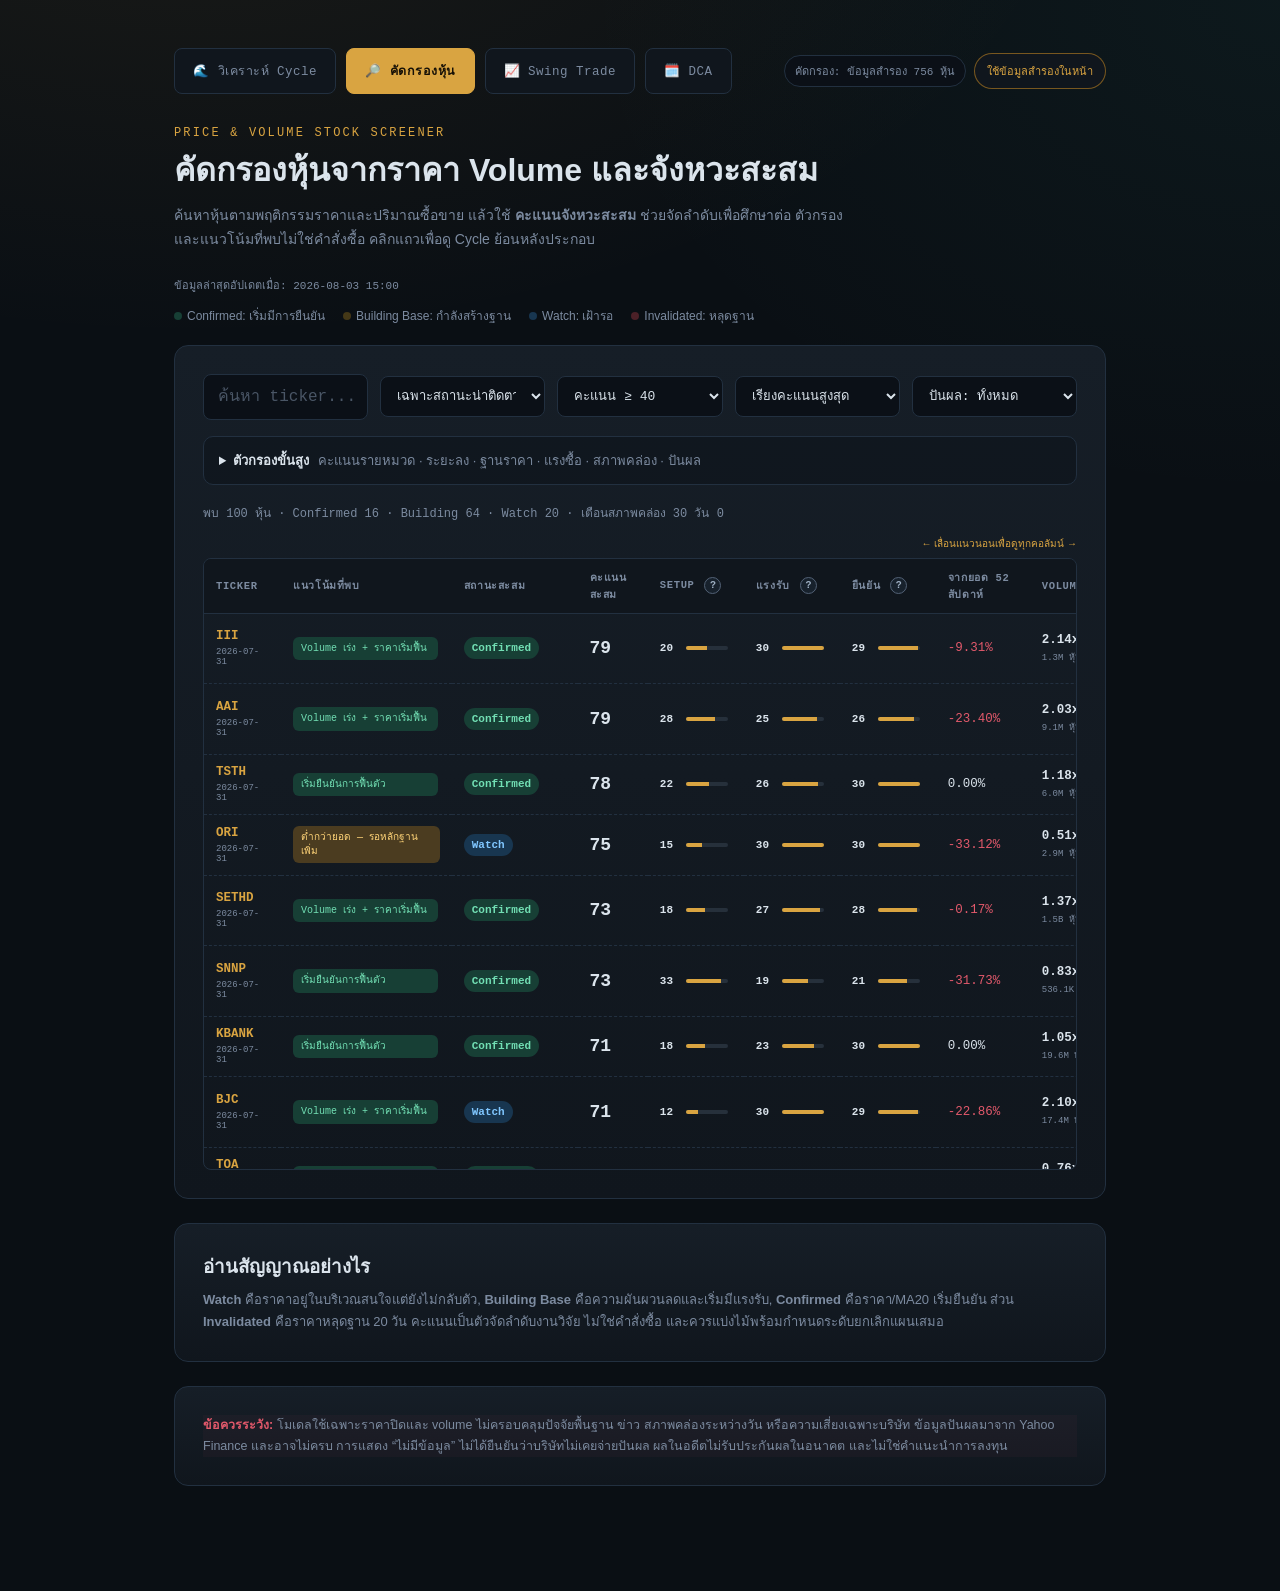
<file: index.html>
<!DOCTYPE html>
<html lang="th">
<head>
<meta charset="UTF-8">
<meta name="viewport" content="width=device-width, initial-scale=1.0">
<title>เครื่องมือวิเคราะห์หุ้น SET</title>
<style>

  .nav-tabs{display:flex;gap:10px;margin-bottom:32px;flex-wrap:wrap;}
  .nav-tab{
    font-family:'JetBrains Mono',monospace;
    font-size:12.5px;
    letter-spacing:.04em;
    background:var(--panel);
    border:1px solid var(--line);
    color:var(--muted);
    padding:12px 18px;
    border-radius:8px;
    cursor:pointer;
    transition:all .15s;
  }
  .nav-tab:hover{color:var(--text);border-color:#3a4a5c;}
  .nav-tab.active{background:var(--amber);color:#161006;border-color:var(--amber);font-weight:700;}
  .nav-status-cluster{order:99;margin-left:auto;display:flex;align-items:center;justify-content:flex-end;gap:8px;flex-wrap:wrap}.nav-status-cluster [hidden]{display:none!important}.nav-status-cluster .feature-source-status,.nav-status-cluster .cycle-source-status,.nav-status-cluster .dca-source-status{display:inline-block;margin:0;white-space:nowrap}
  .cloud-data-status{
    align-self:center;
    margin:0;
    border:1px solid var(--line);
    border-radius:999px;
    padding:8px 12px;
    color:var(--muted);
    background:var(--panel);
    font-family:'JetBrains Mono',monospace;
    font-size:11px;
    white-space:nowrap;
  }
  .cloud-data-status.online{color:var(--teal);border-color:rgba(45,212,191,.45);}
  .cloud-data-status.stale{color:var(--amber);border-color:rgba(245,166,35,.55);}
  .cloud-data-status.fallback{color:var(--amber);border-color:rgba(245,166,35,.45);}
  .feature-source-status{display:table;margin:0 0 12px;padding:6px 10px;border:1px solid var(--line);border-radius:999px;background:#0b1017;color:var(--muted);font-family:'JetBrains Mono',monospace;font-size:11px}.feature-source-status.loading{color:var(--amber)}.feature-source-status.online{color:var(--teal);border-color:rgba(45,212,191,.45)}.feature-source-status.stale{color:var(--amber);border-color:rgba(245,166,35,.55)}.feature-source-status.fallback{color:var(--muted)}.feature-source-status.error{color:var(--red);border-color:rgba(226,89,107,.5)}
  .page{display:none;}
  .page.active{display:block;}
  @media(max-width:760px){.nav-status-cluster{width:100%;margin-left:0;justify-content:flex-start}.cloud-data-status{width:auto;text-align:center;}}
  @media(min-width:1400px){.wrap{max-width:1280px;}}


  @import url('https://fonts.googleapis.com/css2?family=JetBrains+Mono:wght@400;500;700&family=Sarabun:wght@400;500;600;700&display=swap');
  :root{
    --bg:#0a0f14; --panel:#10161d; --panel2:#161e27; --line:#223040;
    --amber:#d9a441; --teal:#3fb8a6; --red:#e2596b; --text:#dbe4ec; --muted:#7c8ba0;
  }
  *{box-sizing:border-box;}
  body{
    margin:0;
    background:
      radial-gradient(ellipse 900px 500px at 15% -10%, rgba(217,164,65,0.08), transparent),
      radial-gradient(ellipse 700px 500px at 100% 0%, rgba(63,184,166,0.06), transparent),
      var(--bg);
    color:var(--text); font-family:'Sarabun', sans-serif; min-height:100vh;
  }
  .wrap{max-width:980px;margin:0 auto;padding:48px 24px 80px;}
  .cycle-source-status{display:table;margin:0 0 12px;padding:6px 10px;border:1px solid var(--line);border-radius:999px;background:#0b1017;color:var(--muted);font-family:'JetBrains Mono',monospace;font-size:11px;}
  .cycle-source-status.loading{color:var(--amber);border-color:rgba(245,166,35,.45);}.cycle-source-status.online{color:var(--teal);border-color:rgba(45,212,191,.45);}.cycle-source-status.fallback{color:var(--muted);}.cycle-source-status.error{color:var(--red);border-color:rgba(226,89,107,.5);}
  .eyebrow{font-family:'JetBrains Mono',monospace;color:var(--amber);font-size:12px;letter-spacing:.18em;text-transform:uppercase;margin-bottom:10px;}
  h1{font-size:32px;font-weight:700;margin:0 0 8px;line-height:1.25;}
  .sub{color:var(--muted);font-size:15px;margin:0 0 36px;max-width:680px;line-height:1.6;}
  .panel{background:linear-gradient(180deg, var(--panel2), var(--panel));border:1px solid var(--line);border-radius:14px;padding:28px;margin-bottom:24px;}
  .field{margin-bottom:20px;}
  .field:last-child{margin-bottom:0;}
  .ticker-entry-row{display:grid;grid-template-columns:minmax(0,1fr) auto;gap:9px;align-items:stretch}.ticker-entry-row .stock-menu-toggle{min-width:120px}@media(max-width:520px){.ticker-entry-row{grid-template-columns:1fr}.ticker-entry-row .stock-menu-toggle{width:100%}}
  label{display:block;font-family:'JetBrains Mono',monospace;font-size:11px;letter-spacing:.1em;text-transform:uppercase;color:var(--muted);margin-bottom:8px;}
  input{width:100%;background:#0b1017;border:1px solid var(--line);color:var(--text);font-family:'JetBrains Mono',monospace;font-size:16px;padding:13px 14px;border-radius:8px;outline:none;transition:border-color .15s;}
  input::placeholder{color:#4a5666;}
  input:focus{border-color:var(--amber);}
  .ticker-info{font-family:'JetBrains Mono',monospace;font-size:12px;color:var(--muted);margin-top:8px;min-height:16px;}
  .ticker-info.ok{color:var(--teal);}
  .ticker-info.err{color:var(--red);}
  .badge{font-family:'JetBrains Mono',monospace;font-size:11px;margin-top:6px;padding:6px 10px;border-radius:6px;display:none;line-height:1.5;}
  .badge.show{display:block;background:rgba(63,184,166,0.08);border:1px solid rgba(63,184,166,0.3);color:var(--teal);}
  .badge.warn{display:block;background:rgba(226,89,107,0.06);border:1px solid rgba(226,89,107,0.25);color:var(--red);}
  .btn{width:100%;background:var(--amber);color:#161006;border:none;font-family:'JetBrains Mono',monospace;font-weight:700;font-size:14px;letter-spacing:.06em;text-transform:uppercase;padding:16px;border-radius:8px;cursor:pointer;margin-top:8px;transition:filter .15s, transform .1s;}
  .btn:hover{filter:brightness(1.08);}
  .btn:active{transform:scale(0.99);}
  .btn:disabled{opacity:.4;cursor:not-allowed;}
  .result{display:none;}
  .result.show{display:block;}

  .summary-grid{display:grid;grid-template-columns:repeat(4,1fr);gap:1px;background:var(--line);}
  @media(max-width:700px){.summary-grid{grid-template-columns:repeat(2,1fr);}}
  .stat{background:var(--panel);padding:20px 16px;text-align:center;}
  .stat-label{font-family:'JetBrains Mono',monospace;font-size:10px;letter-spacing:.08em;text-transform:uppercase;color:var(--muted);margin-bottom:8px;line-height:1.4;}
  .stat-value{font-family:'JetBrains Mono',monospace;font-size:20px;font-weight:700;}
  .stat-value.up{color:var(--teal);}
  .stat-value.down{color:var(--red);}
  .scenario-box{margin:24px 0 8px;padding:22px;border:1px solid var(--line);background:#0b1118;border-radius:12px;}
  .recent-ohlc-wrap{margin:18px 0 0;overflow-x:auto}.recent-ohlc-title{font-family:'JetBrains Mono',monospace;font-size:10px;color:var(--muted);letter-spacing:.05em;margin-bottom:8px}.recent-ohlc-table{min-width:760px;border:1px solid var(--line);table-layout:fixed}.recent-ohlc-table td{padding:10px 12px;border-right:1px solid var(--line);border-bottom:0;background:#0b1118;vertical-align:top}.recent-ohlc-table td:last-child{border-right:0}.ohlc-date{display:block;color:var(--amber);font-size:10px;margin-bottom:6px}.ohlc-values{display:grid;grid-template-columns:repeat(4,1fr);gap:5px}.ohlc-values span{color:var(--muted);font-size:8px}.ohlc-values b{display:block;color:var(--text);font-size:11px;margin-top:2px}.ohlc-missing{color:var(--muted);font-size:10px}
  .scenario-head{display:flex;justify-content:space-between;gap:20px;align-items:flex-end;margin-bottom:14px;}
  .scenario-head h2{font-size:19px;margin:0;}
  .investment-field{width:220px;margin:0;}
  .investment-field input{margin-top:7px;padding:10px 11px;font-size:13px;}
  .scenario-current{font-family:'JetBrains Mono',monospace;font-size:12px;color:var(--muted);margin-bottom:14px;}
  .scenario-current b{color:var(--text);}
  .scenario-grid{display:grid;grid-template-columns:repeat(2,1fr);gap:12px;}
  .scenario-card{border:1px solid var(--line);border-radius:9px;padding:16px;background:var(--panel);}
  .scenario-card.up{border-color:rgba(63,184,166,.35);}.scenario-card.down{border-color:rgba(226,89,107,.35);}
  .scenario-title{font-size:12px;color:var(--muted);margin-bottom:7px;}
  .scenario-target{font-family:'JetBrains Mono',monospace;font-size:18px;font-weight:700;}
  .scenario-result{font-family:'JetBrains Mono',monospace;font-size:16px;font-weight:700;margin:8px 0;}
  .scenario-result.positive{color:var(--teal)}.scenario-result.negative{color:var(--red)}
  .scenario-meta{font-size:11px;color:var(--muted);line-height:1.6;}
  .scenario-note{font-size:10.5px;color:var(--muted);line-height:1.6;margin-top:12px;}
  @media(max-width:650px){.scenario-head{display:block}.investment-field{width:100%;margin-top:14px}.scenario-grid{grid-template-columns:1fr}}

  .chart-wrap{padding:24px;}
  svg{width:100%;height:auto;display:block;}
  .axis-label{font-family:'JetBrains Mono',monospace;font-size:10px;fill:var(--muted);}
  .point-peak{fill:var(--amber);}
  .point-trough{fill:var(--teal);}
  .wave-line{fill:none;stroke:var(--amber);stroke-width:1.5;opacity:0.7;}

  table{width:100%;border-collapse:collapse;font-family:'JetBrains Mono',monospace;font-size:12.5px;}
  thead th{text-align:left;color:var(--muted);font-size:10.5px;text-transform:uppercase;letter-spacing:.06em;padding:10px 12px;border-bottom:1px solid var(--line);}
  tbody td{padding:10px 12px;border-bottom:1px dashed var(--line);}
  tbody tr:last-child td{border-bottom:none;}
  .dir-up{color:var(--teal);}
  .dir-down{color:var(--red);}
  .table-wrap{padding:4px 24px 24px;overflow-x:auto;}

  .disclaimer{font-size:12.5px;color:var(--muted);line-height:1.7;padding:18px 24px 22px;border-top:1px solid var(--line);background:rgba(226,89,107,0.04);}
  .disclaimer b{color:var(--red);}
  footer{text-align:center;font-family:'JetBrains Mono',monospace;font-size:11px;color:#3d4a5a;margin-top:40px;letter-spacing:.05em;}


  .scan-info{font-size:14px;color:var(--muted);line-height:1.7;margin-bottom:24px;max-width:680px;}
  .scan-controls{display:grid;grid-template-columns:repeat(5,minmax(150px,1fr));gap:12px;align-items:center;margin-bottom:20px;}
  .scan-controls input{width:100%;min-width:0;box-sizing:border-box;}
  .scan-controls select{
    background:#0b1017;border:1px solid var(--line);color:var(--text);
    font-family:'JetBrains Mono',monospace;font-size:13px;padding:11px 12px;border-radius:8px;
  }
  .scan-count{font-family:'JetBrains Mono',monospace;font-size:12px;color:var(--muted);margin-bottom:14px;}
  .scan-row{cursor:pointer;transition:background .1s;}
  .scan-row:hover{background:rgba(217,164,65,0.06);}
  .scan-row td:first-child{color:var(--amber);font-weight:700;}
  .scan-updated{font-family:'JetBrains Mono',monospace;font-size:11px;color:var(--muted);margin-bottom:20px;}
  .signal-legend{display:flex;gap:18px;flex-wrap:wrap;color:var(--muted);font-size:12px;margin:-8px 0 20px;}
  .dot{display:inline-block;width:8px;height:8px;border-radius:50%;margin-right:5px;}
  .dot.confirmed,.status-pill.confirmed{background:#173f35;color:#72dfb4;}
  .dot.building,.status-pill.building{background:#443817;color:#f1c75b;}
  .dot.watch,.status-pill.watch{background:#183650;color:#80c7ff;}
  .dot.invalidated,.status-pill.invalidated{background:#4b2027;color:#ff8d9a;}
  .status-pill.neutral,.status-pill.illiquid{background:#252c35;color:var(--muted);}
  .status-pill{white-space:nowrap;padding:5px 8px;border-radius:999px;font-size:11px;font-weight:700;}
  .signal-table{min-width:1280px;}
  .scan-table-viewport{width:100%;max-width:100%;max-height:min(68vh,720px);overflow:auto;overscroll-behavior:contain;border:1px solid var(--line);border-radius:8px;scrollbar-gutter:stable both-edges}.scan-table-viewport .signal-table{min-width:1680px}.scan-table-viewport thead th{position:sticky;top:0;z-index:3;background:#10161d;box-shadow:0 1px 0 var(--line)}.table-scroll-hint{display:none;color:var(--amber);font-size:10px;margin:0 0 7px;text-align:right}.metric-help{position:relative;display:inline-grid;place-items:center;width:17px;height:17px;margin-left:3px;padding:0;border:1px solid #536276;border-radius:50%;background:#17212c;color:#9fb0c4;font:700 10px/1 'JetBrains Mono',monospace;cursor:help;vertical-align:middle;text-transform:none;letter-spacing:0}.metric-help::after{content:attr(data-tip);position:absolute;z-index:30;left:50%;bottom:calc(100% + 8px);width:280px;max-width:70vw;padding:9px 11px;border:1px solid var(--amber);border-radius:7px;background:#17140d;color:#f2d28b;font:11px/1.55 'Sarabun',sans-serif;text-align:left;white-space:normal;box-shadow:0 10px 30px rgba(0,0,0,.45);opacity:0;visibility:hidden;transform:translate(-50%,5px);transition:.15s;pointer-events:none}.metric-help:hover::after,.metric-help:focus::after{opacity:1;visibility:visible;transform:translate(-50%,0)}
  .scan-table-viewport thead .metric-help::after{top:calc(100% + 8px);bottom:auto}
  .scan-row td:first-child small{display:block;color:var(--muted);font-size:9px;font-weight:400;margin-top:4px;}
  .total-score{font-size:18px;color:var(--text);}
  .mini-score{display:flex;align-items:center;gap:6px;min-width:72px;}
  .mini-score b{width:20px;font-size:11px;}
  .mini-score i{display:block;width:42px;height:4px;background:#26303b;border-radius:3px;overflow:hidden;}
  .mini-score em{display:block;height:100%;background:var(--amber);}
  .reason-cell{min-width:280px;max-width:390px;font-size:11px;line-height:1.5;color:var(--muted);}
  .liquidity-cell{min-width:150px;font-size:11px;line-height:1.45;}
  .liquidity-cell b,.liquidity-cell small{display:block;white-space:nowrap;}
  .liquidity-cell small{color:var(--muted);margin-top:2px;}
  .liquidity-warning{display:inline-block;margin-top:5px;padding:3px 6px;border-radius:5px;background:#4b2027;color:#ff9ca7;font-size:9px;font-weight:700;white-space:nowrap;}
  .dividend-cell{min-width:145px;font-size:10px;line-height:1.5}.dividend-pill{display:inline-block;padding:4px 7px;border-radius:6px;background:#172b3b;color:#83c7f4}.dividend-pill.continuous{background:#173f35;color:#72dfb4}.dividend-pill.stopped{background:#4b3c20;color:#ffd478}.dividend-cell small{display:block;color:var(--muted);margin-top:4px}
  .trend-pill{display:inline-block;min-width:145px;padding:5px 8px;border-radius:6px;background:#252c35;color:var(--muted);font-size:10px;line-height:1.35}.trend-pill.surge,.trend-pill.recover{background:#173f35;color:#72dfb4}.trend-pill.base{background:#183650;color:#80c7ff}.trend-pill.watch,.trend-pill.discount{background:#4b3c20;color:#ffd478}.trend-pill.weak{background:#4b2027;color:#ff9ca7}.volume-cell,.momentum-cell{min-width:115px}.volume-cell small,.momentum-cell small{display:block;color:var(--muted);font-size:9px;margin-top:3px}
  .methodology h3{margin:0 0 8px;}
  .methodology p{margin:0;color:var(--muted);line-height:1.7;font-size:13px;}
  .advanced-filter{border:1px solid var(--line);border-radius:10px;margin:-4px 0 18px;background:rgba(11,16,23,.45);}
  .advanced-filter summary{cursor:pointer;padding:13px 15px;color:var(--text);font-size:13px;font-weight:700;}
  .advanced-filter summary span{font-weight:400;color:var(--muted);margin-left:6px;}
  .advanced-filter[open] summary{border-bottom:1px solid var(--line);}
  .preset-row{display:flex;gap:8px;flex-wrap:wrap;padding:14px 15px 0;}
  .filter-preset,.filter-reset{border:1px solid var(--line);background:#121a24;color:var(--text);border-radius:999px;padding:7px 11px;cursor:pointer;font-size:11px;}
  .filter-preset:hover{border-color:var(--amber);color:var(--amber);}
  .filter-reset{margin-left:auto;color:var(--muted);}
  .advanced-grid{display:grid;grid-template-columns:repeat(4,minmax(150px,1fr));gap:12px;padding:14px 15px;}
  .advanced-grid label{font-size:11px;color:var(--muted);}
  .advanced-grid input{width:100%;margin-top:6px;padding:9px 10px;font-size:12px;box-sizing:border-box;}
  .advanced-grid select{width:100%;margin-top:6px;background:#0b1017;border:1px solid var(--line);color:var(--text);padding:9px 10px;border-radius:8px;font-size:12px;}
  .filter-error{min-height:16px;color:#ff8d9a;font-size:11px;padding:0 15px 10px;}
  @media(max-width:1100px){.scan-controls{grid-template-columns:repeat(2,minmax(150px,1fr))}}@media(max-width:850px){.advanced-grid{grid-template-columns:repeat(2,minmax(140px,1fr));}}
  @media(max-width:1700px){.table-scroll-hint{display:block}}
  @media(max-width:480px){.advanced-grid{grid-template-columns:1fr}.filter-reset{margin-left:0}.advanced-filter summary span{display:block;margin:4px 0 0;}}

  .swing-controls{display:grid;grid-template-columns:2fr repeat(3,1fr);gap:10px;padding:18px;}
  .swing-controls select{background:#0b1017;border:1px solid var(--line);color:var(--text);border-radius:8px;padding:11px;font-size:12px;}
  .swing-count{font-family:'JetBrains Mono',monospace;font-size:11px;color:var(--muted);margin:0 0 10px;}
  .swing-table-wrap{padding:0;overflow-x:auto}.swing-table{min-width:1450px}.swing-row{cursor:pointer}.swing-row:hover{background:rgba(217,164,65,.05)}
  .swing-symbol{color:var(--amber);font-weight:700}.swing-symbol small{display:block;color:var(--muted);font-size:9px;margin-top:3px}
  .swing-pill{padding:4px 7px;border-radius:999px;font-size:10px;font-weight:700;white-space:nowrap}.swing-pill.triggered{background:#173f35;color:#72dfb4}.swing-pill.setup{background:#183650;color:#80c7ff}.swing-pill.extended{background:#443817;color:#f1c75b}.swing-pill.failed{background:#4b2027;color:#ff8d9a}.swing-pill.neutral,.swing-pill.illiquid{background:#252c35;color:var(--muted)}
  .swing-reason{min-width:260px;color:var(--muted);font-size:10px;line-height:1.5}.swing-score{font-size:17px;font-weight:700}
  .validation-head{display:flex;justify-content:space-between;gap:16px;align-items:center;margin-bottom:15px}.validation-head h3{margin:0;font-size:17px}.validation-badge{background:#4b2027;color:#ff9ca7;border-radius:999px;padding:5px 9px;font-size:9px;font-weight:700;text-transform:uppercase}.validation-grid{display:grid;grid-template-columns:repeat(4,1fr);gap:1px;background:var(--line)}.validation-stat{background:var(--panel);padding:14px;text-align:center}.validation-stat small{display:block;color:var(--muted);font-size:9px;line-height:1.4;margin-bottom:6px}.validation-stat b{font-family:'JetBrains Mono',monospace;font-size:16px}.validation-note{font-size:10.5px;color:var(--muted);line-height:1.6;margin-top:12px}
  @media(max-width:760px){.swing-controls{grid-template-columns:1fr 1fr}}@media(max-width:480px){.swing-controls{grid-template-columns:1fr}}
  @media(max-width:650px){.validation-grid{grid-template-columns:1fr 1fr}.validation-head{align-items:flex-start}}

  .risk-form{display:grid;grid-template-columns:repeat(3,1fr);gap:15px;align-items:end}.risk-form label,.history-form label{margin:0}.dca-essential-form>label{display:flex;flex-direction:column;justify-content:flex-end;height:100%}.dca-essential-form>label>span{min-height:22px;display:flex;align-items:center;gap:4px}.risk-form input,.history-form input{margin-top:6px}.risk-form .btn{margin:0}.dca-check{display:flex!important;align-items:center;gap:8px;padding:12px 0}.dca-check input{width:auto;margin:0}
  .dca-batch-panel{padding:16px;margin-bottom:16px}.dca-batch-row{display:grid;grid-template-columns:minmax(0,1fr) auto;gap:12px;align-items:end}.dca-batch-row label{margin:0}.dca-batch-row input{margin-top:6px}.dca-batch-row .btn{width:auto;margin:0;padding:13px 22px}.dca-batch-note{font-size:10px;color:var(--muted);margin-top:8px}.dca-plan-tabs{display:flex;gap:7px;overflow-x:auto;margin-top:12px;padding-bottom:2px}.dca-plan-tab{display:flex;align-items:center;gap:7px;border:1px solid var(--line);background:#0b1017;color:var(--muted);border-radius:8px;padding:8px 10px;white-space:nowrap;cursor:pointer}.dca-plan-tab.active{border-color:var(--amber);color:var(--amber);background:#211a0c}.dca-plan-tab small{font-size:9px}.dca-plan-tab button{border:0;background:transparent;color:inherit;cursor:pointer;padding:0;font-size:13px}.dca-plan-total{color:var(--amber);font-weight:700}
  .dca-workspace-row{display:grid;grid-template-columns:220px 220px minmax(300px,1fr);gap:12px;align-items:end;margin-top:12px}.dca-workspace-row label{margin:0;font-size:10px;color:var(--muted)}.dca-workspace-row select,.dca-workspace-row input{width:100%;box-sizing:border-box;margin-top:5px;background:#0b1017;border:1px solid var(--line);color:var(--text);padding:10px;border-radius:7px}.workspace-actions{display:flex;align-items:center;gap:7px;flex-wrap:wrap}.workspace-actions button{border:1px solid var(--line);background:#111923;color:var(--text);padding:9px 11px;border-radius:7px;cursor:pointer}.workspace-actions button:hover{border-color:var(--amber);color:var(--amber)}#dcaSaveStatus{font-size:9px;color:var(--muted)}.future-tier{margin-top:12px;border-top:1px dashed var(--line);padding-top:10px}.future-tier summary{cursor:pointer;font-size:10px;color:var(--muted)}.tier-badge{display:inline-block;background:#31264a;color:#c9a8ff;border:1px solid #5a4385;border-radius:999px;padding:3px 7px;margin-right:6px}.future-feature-grid{display:grid;grid-template-columns:repeat(4,1fr);gap:7px;margin-top:9px}.future-feature-grid div{background:#151321;color:#9c8fb5;border:1px solid #302943;border-radius:6px;padding:8px;font-size:9px}
  .risk-form select{width:100%;background:#0b1017;border:1px solid var(--line);color:var(--text);padding:12px;border-radius:8px;margin-top:6px}.risk-form input[readonly]{background:#111923;color:var(--amber);border-style:dashed;cursor:not-allowed}
  .cycle-time-note{display:block;color:var(--muted);font-size:10px;line-height:1.45;margin-top:5px}.cycle-time-check{align-self:center}
  .scenario-controls{margin-top:14px}.scenario-control-head{display:flex;justify-content:space-between;align-items:flex-end;gap:18px}.scenario-control-head h2{font-size:17px;margin:3px 0 0}.scenario-control-head>span{color:var(--muted);font-size:10px}.scenario-presets{display:flex;gap:8px;flex-wrap:wrap;margin:17px 0}.scenario-presets button{background:#121a24;border:1px solid var(--line);color:var(--text);border-radius:999px;padding:8px 12px;cursor:pointer}.scenario-presets button:hover,.scenario-presets button.active{border-color:var(--amber);color:var(--amber);background:#211a0c}.scenario-sliders{display:grid;grid-template-columns:repeat(4,minmax(0,1fr));gap:18px}.scenario-sliders label{margin:0;border:1px solid var(--line);border-radius:9px;padding:13px;background:#0c1219}.scenario-sliders label>span{display:flex;align-items:center;gap:5px;color:var(--muted);font-size:11px}.scenario-sliders label>span b{color:var(--amber);margin-left:auto;text-align:right}.scenario-sliders input[type=range]{width:100%;margin:14px 0 8px;accent-color:var(--amber)}.dca-advanced{border-top:1px dashed var(--line);margin-top:16px;padding-top:12px}.dca-advanced summary{cursor:pointer;color:var(--muted);font-size:11px}.dca-advanced-grid{display:grid;grid-template-columns:repeat(4,minmax(0,1fr));gap:14px;align-items:end;margin-top:14px}.dca-advanced-grid label{margin:0}.dca-advanced-grid input[type=number]{margin-top:6px}
  .dca-result{display:none}.dca-result.show{display:block}.risk-headline{font-size:18px;font-weight:700;margin-bottom:16px}.risk-headline.safe{color:var(--teal)}.risk-headline.danger{color:var(--red)}
  .dca-grid{display:grid;grid-template-columns:repeat(4,1fr);gap:1px;background:var(--line)}.dca-stat{background:var(--panel);padding:17px;text-align:center}.dca-stat small{display:block;color:var(--muted);font-size:10px;margin-bottom:7px}.dca-stat b{font-family:'JetBrains Mono',monospace;font-size:17px}.dca-detail{margin-top:16px;color:var(--muted);font-size:12px;line-height:1.7}
  .risk-path{margin-top:18px;color:var(--muted);font-size:11px}.risk-path-bar{height:8px;background:#252f3a;border-radius:6px;overflow:hidden;margin-bottom:7px}.risk-path-bar i{display:block;height:100%;background:var(--amber)}.risk-warnings{margin-top:15px}.risk-warning{padding:9px 11px;margin-top:7px;border-radius:7px;background:#4b2027;color:#ff9ca7;font-size:11px}.risk-ok{background:#173f35;color:#72dfb4}
  .dca-analysis-row{display:grid;grid-template-columns:1fr;gap:12px;margin-top:20px}.dca-analysis-row h3{font-size:17px;margin:0 0 14px}.scenario-box,.safety-box{border:1px solid var(--line);border-radius:10px;padding:18px;background:#0c1219}.scenario-grid{display:grid;grid-template-columns:repeat(4,minmax(0,1fr));gap:12px}.scenario-card{border:1px solid var(--line);border-radius:9px;padding:16px;min-height:125px}.scenario-card small{display:block;font-size:11px;line-height:1.55}.scenario-card b{display:block;margin:8px 0 5px;font-family:'JetBrains Mono',monospace;font-size:18px}.scenario-card.gain{border-color:rgba(63,184,166,.45);background:rgba(23,63,53,.38);color:var(--teal)}.scenario-card.gain small{color:#8bd8c8}.scenario-card.loss{border-color:rgba(226,89,107,.45);background:rgba(75,32,39,.38);color:var(--red)}.scenario-card.loss small{color:#f09aa6}.scenario-placeholder{grid-column:1/-1;padding:24px;color:var(--amber);font-size:13px}.safety-box{border-color:rgba(226,169,59,.42);background:#17140d}.safety-box h3{color:var(--amber)}.safety-item{font-size:10px;line-height:1.45;padding:5px 7px;border-radius:5px;margin-top:5px;background:#172b3b;color:#83c7f4}.safety-item.watch{background:#4b3c20;color:#ffd478}.safety-item.danger{background:#4b2027;color:#ff9ca7}
  .history-panel summary{cursor:pointer;font-weight:700}.history-form{display:grid;grid-template-columns:repeat(3,1fr);gap:14px;align-items:end;margin-top:20px}.history-form select{width:100%;background:#0b1017;border:1px solid var(--line);color:var(--text);padding:11px;border-radius:8px}.history-form .btn{margin:0}.history-result{margin-top:18px;padding:0;border:none}.history-result .dca-grid{grid-template-columns:repeat(4,1fr)}
  .dca-ledger{margin-top:18px;border-top:1px solid var(--line);padding-top:14px}.dca-ledger summary{cursor:pointer;color:var(--text);font-weight:700;font-size:13px}.dca-table-wrap{overflow:auto;max-height:520px;margin-top:12px;border:1px solid var(--line);border-radius:8px}.dca-table{width:100%;min-width:1120px;border-collapse:collapse;white-space:nowrap;font-family:'JetBrains Mono',monospace;font-size:11px}.dca-table th,.dca-table td{padding:9px 11px;text-align:right;border-bottom:1px solid var(--line)}.dca-table th{position:sticky;top:0;z-index:1;background:#111923;color:var(--muted);font-family:inherit}.dca-table th:first-child,.dca-table td:first-child,.dca-table th:nth-child(2),.dca-table td:nth-child(2){text-align:left}.dca-table tr:last-child td{border-bottom:0}.dca-table .gain{color:var(--teal)}.dca-table .loss{color:var(--red)}.dca-table .muted{color:var(--muted)}
  @media(min-width:1680px){#pageDca>.risk-form{grid-template-columns:repeat(4,minmax(0,1fr));gap:12px;padding:20px}#pageDca>#riskResult{padding:20px;min-width:0}#pageDca>#riskResult .dca-grid{grid-template-columns:repeat(6,minmax(0,1fr))}#pageDca>#riskResult .dca-stat{padding:12px 8px}#pageDca>#riskResult .dca-stat b{font-size:14px}#pageDca>#riskResult .dca-analysis-row{grid-template-columns:minmax(0,1.45fr) minmax(280px,.55fr)}#pageDca>#riskResult .dca-table-wrap{max-height:300px}#pageDca>#riskResult .dca-table{min-width:1120px}}
  @media(min-width:1200px){#pageDca>.dca-essential-form{grid-template-columns:repeat(7,minmax(0,1fr));gap:12px}}
  @media(min-width:1680px){.wrap{max-width:1280px!important}}
  .dca-sticky-planbar{position:sticky;top:8px;z-index:35;display:flex;align-items:center;gap:10px;background:rgba(11,16,23,.96);backdrop-filter:blur(10px);border:1px solid var(--line);border-radius:10px;padding:8px 10px;margin:0 0 16px;box-shadow:0 8px 25px rgba(0,0,0,.28)}.dca-sticky-planbar .dca-plan-tabs{flex:1;margin:0}.stock-menu-toggle{flex:0 0 auto;border:1px solid var(--amber);background:#211a0c;color:var(--amber);border-radius:7px;padding:9px 11px;cursor:pointer;font-weight:700}.stock-menu-backdrop{position:fixed;inset:0;background:rgba(0,0,0,.48);z-index:70;opacity:0;pointer-events:none;transition:opacity .2s}.stock-menu-backdrop.open{opacity:1;pointer-events:auto}.stock-side-menu{position:fixed;top:0;bottom:0;left:0;width:min(380px,88vw);z-index:71;background:#0d141c;border-right:1px solid var(--line);padding:18px;box-sizing:border-box;transform:translateX(-102%);transition:transform .22s;overflow:auto}.stock-side-menu.open{transform:translateX(0)}.stock-menu-head{display:flex;justify-content:space-between;align-items:center;margin-bottom:12px}.stock-menu-head button,.safety-head button{border:0;background:transparent;color:var(--muted);font-size:22px;cursor:pointer}.stock-side-menu>input{position:sticky;top:0;width:100%;box-sizing:border-box;z-index:1}.stock-group{margin-top:15px}.stock-group summary{cursor:pointer;color:var(--amber);font-size:11px;font-weight:700;margin-bottom:8px}.stock-group-list{display:grid;grid-template-columns:repeat(3,1fr);gap:6px}.stock-choice{border:1px solid var(--line);background:#111923;color:var(--text);border-radius:6px;padding:7px 5px;cursor:pointer;font-size:10px}.stock-choice:hover,.stock-choice.selected{border-color:var(--amber);color:var(--amber)}.stock-menu-note{font-size:9px;line-height:1.5;color:var(--muted);margin-top:18px}.dca-analysis-row{grid-template-columns:1fr}.safety-box{position:fixed;right:20px;bottom:20px;z-index:55;width:340px;max-height:min(480px,70vh);overflow:auto;box-shadow:0 14px 45px rgba(0,0,0,.55);border-color:var(--amber)}.safety-head{display:flex;align-items:flex-start;justify-content:space-between;gap:8px;cursor:grab;user-select:none;touch-action:none}.safety-head:active{cursor:grabbing}.safety-head h3{margin:0}.safety-box.dragging{opacity:.94;box-shadow:0 18px 55px rgba(0,0,0,.7)}.safety-box.collapsed{width:auto}.safety-box.collapsed #safetyMonitor{display:none}.safety-box.collapsed .safety-head h3{max-width:240px}
  #pageDca>#riskResult .dca-analysis-row{grid-template-columns:1fr!important}
  @media(max-width:900px){.dca-workspace-row{grid-template-columns:1fr 1fr}.workspace-actions{grid-column:1/-1}.future-feature-grid{grid-template-columns:1fr 1fr}.scenario-sliders{grid-template-columns:1fr}.dca-advanced-grid{grid-template-columns:1fr 1fr}}
  @media(max-width:760px){.risk-form,.history-form{grid-template-columns:1fr 1fr}.dca-grid{grid-template-columns:1fr 1fr}.dca-analysis-row{grid-template-columns:1fr}.scenario-grid{grid-template-columns:1fr 1fr}.dca-batch-row{grid-template-columns:1fr}.dca-batch-row .btn{width:100%}.safety-box{position:static;width:auto;max-height:none;margin-top:12px}.dca-sticky-planbar{top:4px}.stock-menu-toggle{font-size:0}.stock-menu-toggle:first-letter{font-size:14px}.scenario-control-head{align-items:flex-start;flex-direction:column}}@media(max-width:480px){.risk-form,.history-form{grid-template-columns:1fr}.scenario-grid{grid-template-columns:1fr}.dca-workspace-row,.future-feature-grid,.dca-advanced-grid{grid-template-columns:1fr}.workspace-actions{grid-column:auto}}
.dca-source-status{display:table;margin:0 0 12px;padding:6px 10px;border:1px solid var(--line);border-radius:999px;background:#0b1017;color:var(--muted);font-size:11px}.dca-source-status.loading{color:var(--amber);border-color:rgba(245,166,35,.45)}.dca-source-status.online{color:var(--teal);border-color:rgba(45,212,191,.45)}.dca-source-status.fallback{color:var(--muted)}.dca-source-status.error{color:var(--red);border-color:rgba(226,89,107,.5)}

.workspace-menu{position:relative}
.workspace-menu>summary{list-style:none;border:1px solid var(--line);background:#111923;color:var(--text);padding:10px 13px;border-radius:7px;cursor:pointer;white-space:nowrap}
.workspace-menu>summary::-webkit-details-marker{display:none}
.workspace-menu[open]>summary{border-color:var(--amber);color:var(--amber)}
.workspace-menu-popover{position:absolute;right:0;top:calc(100% + 6px);z-index:45;min-width:190px;padding:7px;background:#0d141c;border:1px solid var(--line);border-radius:8px;box-shadow:0 12px 30px rgba(0,0,0,.5)}
.workspace-menu-popover button{display:block;width:100%;text-align:left;margin:0 0 5px}
.workspace-menu-popover button:last-child{margin-bottom:0}
.budget-fit-notice{display:none;margin:-10px 0 16px;padding:12px 14px;border:1px solid var(--line);border-radius:9px;font-size:11px;line-height:1.6}
.budget-fit-notice.show{display:block}
.budget-fit-notice.fit{background:#173f35;color:#8bd8c8;border-color:rgba(63,184,166,.45)}
.budget-fit-notice.watch{background:#4b3c20;color:#ffd478;border-color:rgba(217,164,65,.45)}
.budget-fit-notice.danger{background:#4b2027;color:#ff9ca7;border-color:rgba(226,89,107,.45)}
.budget-alternatives{display:flex;gap:6px;flex-wrap:wrap;margin-top:7px}
.budget-alternative{border:1px solid currentColor;background:transparent;color:inherit;border-radius:999px;padding:5px 8px;cursor:pointer;font-size:10px}
.scenario-controls .scenario-sliders{grid-template-columns:repeat(5,minmax(0,1fr))}
.path-model-row{display:flex;align-items:flex-end;gap:14px;margin:-5px 0 16px}.path-model-row label{margin:0;min-width:290px}.path-model-row select{display:block;width:100%;margin-top:6px;background:#0b1017;border:1px solid var(--line);color:var(--text);padding:10px;border-radius:7px}.path-model-row>span{color:var(--muted);font-size:10px;line-height:1.5}
.outcome-timeline{margin-top:18px;padding:16px;border:1px solid var(--line);border-radius:10px;background:#0c1219}.outcome-head{display:flex;align-items:center;justify-content:space-between;gap:12px;margin-bottom:12px}.outcome-head h3{margin:0;font-size:15px}.outcome-head span{color:var(--muted);font-size:10px}.outcome-grid{display:grid;grid-template-columns:repeat(5,minmax(0,1fr));gap:8px}.outcome-item{padding:12px;border:1px solid var(--line);border-radius:8px;background:#111923}.outcome-item small{display:block;color:var(--muted);font-size:9px;line-height:1.4;margin-bottom:6px}.outcome-item b{font-family:'JetBrains Mono',monospace;font-size:14px}.outcome-item.positive b{color:var(--teal)}.outcome-item.wait b{color:var(--amber)}
.portfolio-chart{margin-top:18px;padding:16px;border:1px solid var(--line);border-radius:10px;background:#0c1219}.portfolio-chart-head{display:flex;justify-content:space-between;align-items:flex-start;gap:16px;margin-bottom:12px}.portfolio-chart-head h3{margin:0 0 4px;font-size:15px}.portfolio-chart-head span,.chart-legend{color:var(--muted);font-size:9px}.chart-legend{display:flex;align-items:center;gap:5px;white-space:nowrap}.chart-legend i{width:18px;height:3px;border-radius:2px;margin-left:7px}.chart-legend .price{background:var(--amber)}.chart-legend .portfolio{background:var(--teal)}.chart-legend .invested{background:#7c8ba0}.chart-legend .breakeven{background:#7fe3a1}.portfolio-chart-stage{position:relative}.portfolio-chart svg{width:100%;height:auto;min-height:240px}.chart-grid-line{stroke:#223040;stroke-width:1}.chart-axis-text{fill:#7c8ba0;font:10px 'JetBrains Mono',monospace}.chart-axis-title{fill:#94a7bd;font:9px 'JetBrains Mono',monospace}.chart-line-price{fill:none;stroke:var(--amber);stroke-width:3}.chart-line-portfolio{fill:none;stroke:var(--teal);stroke-width:3}.chart-line-invested{fill:none;stroke:#7c8ba0;stroke-width:2;stroke-dasharray:7 5}.chart-month-dot{stroke:#0c1219;stroke-width:2;cursor:crosshair}.chart-month-dot.gain{fill:var(--teal)}.chart-month-dot.loss{fill:#e2596b}.chart-hover-line{stroke:#53677d;stroke-width:1;stroke-dasharray:3 4;opacity:0}.chart-hit:hover~.chart-hover-line{opacity:1}.chart-be-line{stroke:#7fe3a1;stroke-width:2;stroke-dasharray:5 4}.chart-be-dot{fill:#7fe3a1;stroke:#0c1219;stroke-width:3}.chart-be-label{fill:#7fe3a1;font:700 10px 'JetBrains Mono',monospace}.portfolio-chart-tooltip{display:none;position:absolute;z-index:6;pointer-events:none;min-width:190px;padding:10px 12px;border:1px solid var(--line);border-radius:8px;background:rgba(7,12,18,.97);box-shadow:0 12px 30px rgba(0,0,0,.5);font:10px/1.65 'JetBrains Mono',monospace;color:var(--text)}.portfolio-chart-tooltip.show{display:block}.portfolio-chart-tooltip b{display:block;color:var(--amber);font-size:11px}.portfolio-chart-tooltip .gain{color:var(--teal)}.portfolio-chart-tooltip .loss{color:#ff7f8d}
@media(min-width:1100px){
 .dca-sticky-controls{position:sticky;top:8px;z-index:50;padding:8px;background:rgba(10,15,20,.96);backdrop-filter:blur(12px);border:1px solid var(--line);border-radius:12px;box-shadow:0 10px 32px rgba(0,0,0,.38);margin-bottom:18px}
 .dca-sticky-controls .dca-sticky-planbar{position:static;margin:0 0 8px;box-shadow:none;background:#0d141c}
 .dca-sticky-controls .dca-essential-form{grid-template-columns:repeat(7,minmax(0,1fr));gap:9px;padding:12px;margin:0}
 .dca-sticky-controls .dca-essential-form input,.dca-sticky-controls .dca-essential-form select{padding:9px 10px;font-size:12px}
 .dca-sticky-controls .dca-essential-form .btn{padding:12px 8px;font-size:11px}
 .dca-sticky-controls .budget-fit-notice{margin:8px 0 0}
 .dca-planner-columns{display:grid;grid-template-columns:minmax(350px,32%) minmax(0,68%);gap:18px;align-items:start}
 .dca-scenario-column,.dca-results-column{min-width:0}
 .dca-scenario-column{position:sticky;top:var(--dca-scenario-top,190px);height:calc(100dvh - var(--dca-scenario-top,190px) - 8px);min-height:420px;align-self:start}
 .dca-scenario-column .scenario-controls{height:100%;margin:0;padding:18px;overflow-y:auto;overscroll-behavior:contain;scrollbar-width:thin;scrollbar-color:var(--line) transparent}
 .dca-scenario-column .scenario-controls::-webkit-scrollbar{width:7px}.dca-scenario-column .scenario-controls::-webkit-scrollbar-thumb{background:var(--line);border-radius:999px}
 .dca-scenario-column .scenario-control-head{align-items:flex-start;flex-direction:column}
.dca-scenario-column .scenario-presets{margin:13px 0}
.rise-correction-controls{display:grid;grid-template-columns:1fr 1fr;gap:12px;margin:0 0 14px;padding:12px;border:1px solid rgba(228,169,54,.45);border-radius:9px;background:rgba(228,169,54,.06)}
.rise-correction-controls[hidden]{display:none}
.rise-correction-controls label{margin:0;color:var(--muted);font-size:11px}.rise-correction-controls label span{display:flex;justify-content:space-between;gap:8px}.rise-correction-controls b{color:var(--amber)}.rise-correction-controls input[type=range]{width:100%;margin-top:10px;accent-color:var(--amber)}
.rise-correction-controls p{grid-column:1/-1;margin:0;color:var(--muted);font-size:10px;line-height:1.5}
 .dca-scenario-column .path-model-row{align-items:stretch;flex-direction:column;margin-bottom:13px}
 .dca-scenario-column .path-model-row label{min-width:0;width:100%}
 .dca-scenario-column .scenario-sliders{grid-template-columns:1fr}
 .dca-scenario-column .dca-advanced-grid{grid-template-columns:1fr}
 .dca-results-column>#riskResult{margin:0;padding:18px}
 .dca-results-column .dca-grid{grid-template-columns:repeat(3,minmax(0,1fr))}
 .dca-results-column .dca-stat{padding:12px 8px}
 .dca-results-column .dca-stat b{font-size:13px}
 .dca-results-column .outcome-grid{grid-template-columns:repeat(3,minmax(0,1fr))}
 .dca-results-column .scenario-grid{grid-template-columns:repeat(2,minmax(0,1fr))}
}
@media(min-width:1680px){
 .wrap{width:calc(100vw - 48px);max-width:none!important;margin-left:auto;margin-right:auto}
 .dca-planner-columns{grid-template-columns:minmax(390px,440px) minmax(0,1fr);gap:22px}
 .dca-results-column .dca-grid{grid-template-columns:repeat(6,minmax(0,1fr))}
 .dca-results-column .outcome-grid{grid-template-columns:repeat(5,minmax(0,1fr))}
 .dca-results-column .scenario-grid{grid-template-columns:repeat(4,minmax(0,1fr))}
 .dca-results-column>#riskResult{padding:22px}
}
@media(min-width:901px) and (max-width:1099px){.scenario-controls .scenario-sliders{grid-template-columns:repeat(3,1fr)}}
@media(max-width:900px){.outcome-grid{grid-template-columns:repeat(2,1fr)}.scenario-controls .scenario-sliders{grid-template-columns:1fr}}
@media(max-width:760px){.workspace-menu-popover{left:0;right:auto}.outcome-head,.portfolio-chart-head{align-items:flex-start;flex-direction:column}.path-model-row{align-items:stretch;flex-direction:column}.path-model-row label{min-width:0;width:100%}}

</style>
</head>
<body>
<div class="wrap">
  <div class="nav-tabs">
    <button class="nav-tab" id="navCycle">🌊 วิเคราะห์ Cycle</button>
    <button class="nav-tab active" id="navScan">🔎 คัดกรองหุ้น</button>
    <button class="nav-tab" id="navSwing">📈 Swing Trade</button>
    <button class="nav-tab" id="navDca">🗓️ DCA</button>
    <div class="nav-status-cluster">
      <span class="feature-source-status fallback" id="cycleSourceStatus" hidden>Cycle: รอโหลดข้อมูล</span>
      <span class="feature-source-status fallback" id="scanSourceStatus" hidden>คัดกรอง: รอโหลดข้อมูล</span>
      <span class="feature-source-status fallback" id="swingSourceStatus" hidden>Swing: รอโหลดข้อมูล</span>
      <span class="feature-source-status fallback" id="dcaSourceStatus" hidden>DCA: รอโหลดข้อมูล</span>
      <span class="cloud-data-status" id="cloudDataStatus" role="status" aria-live="polite">Cloud: checking...</span>
    </div>
  </div>

  <div class="page" id="pageCycle">

  <div class="eyebrow">SET Cycle Analyzer</div>
  <h1>วิเคราะห์รอบวัฏจักรราคาหุ้น (Bull/Bear Cycle)</h1>
  <p class="sub">หา cycle ขาขึ้น-ขาลงของหุ้น โดยนับเป็นรอบเมื่อราคาขึ้นหรือลงอย่างน้อย <b>20%</b> จากจุดสูงสุด/ต่ำสุดก่อนหน้า (ราคารายวัน ปรับ split แล้วสำหรับหุ้นที่มีข้อมูล)</p>

  <div class="panel">
    <div class="field">
      <label for="cycTicker">สัญลักษณ์หุ้น (Ticker)</label>
      <div class="ticker-entry-row"><input list="cycTickerList" id="cycTicker" placeholder="เช่น PTT, CPALL, AOT" autocomplete="off"><button type="button" class="stock-menu-toggle" id="cycleStockMenuOpen">☰ รายชื่อหุ้น</button></div>
      <datalist id="cycTickerList"></datalist>
      <div class="ticker-info" id="cycTickerInfo"></div>
      <div class="badge" id="adjBadge"></div>
    </div>
    <button class="btn" id="analyzeBtn">วิเคราะห์</button>
  </div>

  <div class="panel result" id="cycResultPanel">
    <div class="summary-grid" id="summaryGrid"></div>
    <div class="recent-ohlc-wrap">
      <div class="recent-ohlc-title">ราคาย้อนหลัง 5 วัน สำหรับตรวจสอบ (Open / High / Low / Close)</div>
      <table class="recent-ohlc-table"><tbody><tr id="recentOhlcRow"></tr></tbody></table>
    </div>
    <div class="scenario-box">
      <div class="scenario-head">
        <div><div class="eyebrow">Next Price-Level Scenario</div><h2>ถ้าซื้อวันนี้ แนวต้านถัดไป / แนวรับถัดไปอยู่ที่ใด</h2></div>
        <label class="investment-field">เงินลงทุน (บาท)<input type="number" id="scenarioInvestment" min="1" step="1000" value="100000"></label>
      </div>
      <div class="scenario-current" id="scenarioCurrent"></div>
      <div class="scenario-grid" id="scenarioGrid"></div>
      <div class="scenario-note">ระบบเลือก peak ที่อยู่เหนือราคาปัจจุบันและใกล้ที่สุดเป็นแนวต้าน เลือก trough ที่อยู่ต่ำกว่าและใกล้ที่สุดเป็นแนวรับ หากไม่มีระดับดังกล่าวจึงประมาณจากค่ามัธยฐานของรอบในอดีต ไม่รวมค่าธรรมเนียม ภาษี ปันผล และ slippage</div>
    </div>
    <div class="chart-wrap">
      <svg id="waveChart" viewBox="0 0 900 380" preserveAspectRatio="xMidYMid meet"></svg>
    </div>
    <div class="table-wrap">
      <table>
        <thead>
          <tr><th>ทิศทาง</th><th>จาก</th><th>ถึง</th><th>ระยะเวลา (วัน)</th><th>% เปลี่ยนแปลง</th><th>วันสะสม/ทยอยขายก่อนหน้า</th></tr>
        </thead>
        <tbody id="cycleTable"></tbody>
      </table>
    </div>
    <div class="disclaimer">
      <b>วิธีอ่าน:</b> "ขาขึ้น" = จากจุดต่ำสุด (trough) ไปจุดสูงสุด (peak) ถัดไป, "ขาลง" = จากจุดสูงสุดไปจุดต่ำสุดถัดไป จำนวนวันนับแบบปฏิทิน (ไม่ใช่วันทำการซื้อขาย)<br><br>
      <b>"วันสะสม/ทยอยขายก่อนหน้า":</b> สแกนหาช่วงเวลาก่อนแต่ละจุดกลับตัว ที่ราคานิ่ง (ไม่วิ่งเกิน 15%) และ volume ครึ่งหลังของช่วงนั้นเฉลี่ยสูงกว่าครึ่งแรก แล้วรายงานช่วงที่ยาวที่สุดที่เข้าเงื่อนไข — เป็น heuristic คร่าวๆ ไม่ใช่สัญญาณที่พิสูจน์ทางสถิติ "—" แปลว่าไม่เจอช่วงแบบนี้เลยแม้แต่ช่วงสั้นสุด (10 วัน)<br><br>
      ใช้ราคารายวัน (close) ตั้งแต่ปีที่มีข้อมูล — หุ้นที่ไม่มี badge ยืนยัน split จะใช้ราคาดิบ อาจมี cycle ปลอมจากการแตกพาร์ที่ไม่รู้ข้อมูล เพื่อการศึกษาเบื้องต้นเท่านั้น ไม่ใช่คำแนะนำการลงทุน
    </div>
  </div>

  <footer>ข้อมูล: SET EOD Archive (ราคารายวัน) · zigzag threshold 20% · ปรับ split จาก Yahoo Finance (363 หุ้น)</footer>

  </div>

  <div class="page active" id="pageScan">
  <div class="eyebrow">Price & Volume Stock Screener</div>
  <h1>คัดกรองหุ้นจากราคา Volume และจังหวะสะสม</h1>
  <p class="scan-info">ค้นหาหุ้นตามพฤติกรรมราคาและปริมาณซื้อขาย แล้วใช้ <b>คะแนนจังหวะสะสม</b> ช่วยจัดลำดับเพื่อศึกษาต่อ ตัวกรองและแนวโน้มที่พบไม่ใช่คำสั่งซื้อ คลิกแถวเพื่อดู Cycle ย้อนหลังประกอบ</p>
  <div class="scan-updated" id="scanUpdated"></div>

  <div class="signal-legend">
    <span><i class="dot confirmed"></i>Confirmed: เริ่มมีการยืนยัน</span>
    <span><i class="dot building"></i>Building Base: กำลังสร้างฐาน</span>
    <span><i class="dot watch"></i>Watch: เฝ้ารอ</span>
    <span><i class="dot invalidated"></i>Invalidated: หลุดฐาน</span>
  </div>

  <div class="panel">
    <div class="scan-controls">
      <input type="text" id="scanFilter" placeholder="ค้นหา ticker...">
      <select id="scanStatus">
        <option value="actionable" selected>เฉพาะสถานะน่าติดตาม</option>
        <option value="confirmed">Confirmed</option>
        <option value="building">Building Base</option>
        <option value="watch">Watch</option>
        <option value="invalidated">Invalidated</option>
        <option value="all">ทั้งหมด</option>
      </select>
      <select id="scanMinScore">
        <option value="0">ทุกคะแนน</option>
        <option value="40" selected>คะแนน ≥ 40</option>
        <option value="50">คะแนน ≥ 50</option>
        <option value="60">คะแนน ≥ 60</option>
        <option value="70">คะแนน ≥ 70</option>
      </select>
      <select id="scanSort">
        <option value="scoreDesc">เรียงคะแนนสูงสุด</option>
        <option value="confirmationDesc">เรียงการยืนยันสูงสุด</option>
        <option value="demandDesc">เรียงแรงรับสูงสุด</option>
        <option value="drawdownDesc">เรียงลงจากยอดมากสุด</option>
        <option value="liquidityDesc">เรียงสภาพคล่องสูงสุด</option>
        <option value="volume5Desc">เรียง Volume 5 วันเร่งสูงสุด</option>
        <option value="momentumDesc">เรียง Momentum 5 วันสูงสุด</option>
        <option value="tickerAsc">เรียงตาม Ticker</option>
      </select>
      <select id="scanDividendMode"><option value="all">ปันผล: ทั้งหมด</option><option value="continuous">ปันผลต่อเนื่อง</option><option value="stopped">เคยจ่ายแต่หยุดแล้ว</option></select>
    </div>
    <details class="advanced-filter" id="advancedFilter">
      <summary>ตัวกรองขั้นสูง <span>คะแนนรายหมวด · ระยะลง · ฐานราคา · แรงซื้อ · สภาพคล่อง · ปันผล</span></summary>
      <div class="preset-row">
        <button type="button" class="filter-preset" data-preset="nearConfirm">ใกล้ยืนยัน</button>
        <button type="button" class="filter-preset" data-preset="tightBase">ฐานราคาแน่น</button>
        <button type="button" class="filter-preset" data-preset="strongDemand">แรงรับสูง</button>
        <button type="button" class="filter-preset" data-preset="belowPeak">ต่ำกว่ายอด 20–50%</button>
        <button type="button" class="filter-preset" data-preset="volumeSurge">Volume 5 วันเร่ง</button>
        <button type="button" class="filter-preset" data-preset="recovering">เริ่มฟื้นตัว</button>
        <button type="button" class="filter-reset" id="scanReset">ล้างเงื่อนไข</button>
      </div>
      <div class="advanced-grid">
        <label>Setup ขั้นต่ำ <button type="button" class="metric-help" aria-label="อธิบาย Setup" data-tip="Setup วัดว่าราคาลงจากยอดมากพอหรือไม่ ฐานราคาเริ่มแคบลง และความผันผวนลดลง คะแนนเต็ม 40">?</button><input type="number" id="scanSetupMin" min="0" max="40" placeholder="0"></label>
        <label>แรงรับขั้นต่ำ <button type="button" class="metric-help" aria-label="อธิบายแรงรับ" data-tip="แรงรับวัด Volume ในวันราคาขึ้นเทียบวันราคาลง การยกจุดต่ำ และ Volume ล่าสุดที่เพิ่มขึ้น คะแนนเต็ม 30">?</button><input type="number" id="scanDemandMin" min="0" max="30" placeholder="0"></label>
        <label>Confirmation ขั้นต่ำ <button type="button" class="metric-help" aria-label="อธิบาย Confirmation" data-tip="Confirmation วัดว่าราคาเริ่มยืนยันการฟื้นหรือยัง เช่น อยู่เหนือ MA20 เส้น MA20 เริ่มชันขึ้น และราคาเข้าใกล้หรือผ่านยอดฐาน 20 วัน คะแนนเต็ม 30">?</button><input type="number" id="scanConfirmationMin" min="0" max="30" placeholder="0"></label>
        <label>ลงจากยอดอย่างน้อย (%)<input type="number" id="scanDrawdownMin" min="0" max="100" placeholder="เช่น 15"></label>
        <label>ลงจากยอดไม่เกิน (%)<input type="number" id="scanDrawdownMax" min="0" max="100" placeholder="เช่น 50"></label>
        <label>กรอบราคา 20 วันไม่เกิน (%)<input type="number" id="scanRangeMax" min="0" step="0.1" placeholder="เช่น 12"></label>
        <label>Up/Down volume ขั้นต่ำ<input type="number" id="scanDemandRatioMin" min="0" step="0.1" placeholder="เช่น 1.2"></label>
        <label>Volume 5 วัน / 20 วันก่อนหน้า ขั้นต่ำ<input type="number" id="scanVolume5RatioMin" min="0" step="0.1" placeholder="เช่น 1.3"></label>
        <label>Momentum 5 วันขั้นต่ำ (%)<input type="number" id="scanMomentum5Min" step="0.1" placeholder="เช่น 2"></label>
        <label>Momentum 5 วันสูงสุด (%)<input type="number" id="scanMomentum5Max" step="0.1" placeholder="เช่น 10"></label>
        <label>มูลค่าซื้อขายขั้นต่ำ (ล้านบาท/วัน)<input type="number" id="scanLiquidityMin" min="0" step="0.1" placeholder="เช่น 5"></label>
        <label>คำเตือนสภาพคล่อง<select id="scanLiquidityWarning"><option value="all">ทั้งหมด</option><option value="exclude">ไม่รวมหุ้นเตือน 30 วัน</option><option value="only">เฉพาะหุ้นที่ถูกเตือน</option></select></label>
        <label>ปันผลต่อเนื่องอย่างน้อย (ปี)<input type="number" id="scanDividendYears" min="1" max="20" value="3"></label>
        <label>หยุดจ่ายอย่างน้อย (เดือน)<input type="number" id="scanDividendStopMonths" min="1" max="240" value="12"></label>
      </div>
      <div class="filter-error" id="scanFilterError"></div>
    </details>
    <div class="scan-count" id="scanCount"></div>
    <div class="table-scroll-hint">← เลื่อนแนวนอนเพื่อดูทุกคอลัมน์ →</div>
    <div class="table-wrap scan-table-viewport" style="padding:0;">
      <table class="signal-table">
        <thead><tr><th>Ticker</th><th>แนวโน้มที่พบ</th><th>สถานะสะสม</th><th>คะแนนสะสม</th><th>Setup <button type="button" class="metric-help" aria-label="อธิบาย Setup" data-tip="ฐานราคาและการลดความผันผวน คะแนนเต็ม 40">?</button></th><th>แรงรับ <button type="button" class="metric-help" aria-label="อธิบายแรงรับ" data-tip="หลักฐานจาก Volume และการยกจุดต่ำ คะแนนเต็ม 30">?</button></th><th>ยืนยัน <button type="button" class="metric-help" aria-label="อธิบาย Confirmation" data-tip="การฟื้นของราคา MA20 และการผ่านยอดฐาน คะแนนเต็ม 30">?</button></th><th>จากยอด 52 สัปดาห์</th><th>Volume 5 วัน</th><th>Momentum</th><th>สภาพคล่อง 30 วัน</th><th>สถานะปันผล</th><th>เหตุผลสำคัญ</th></tr></thead>
        <tbody id="scanTable"></tbody>
      </table>
    </div>
  </div>

  <div class="panel methodology">
    <h3>อ่านสัญญาณอย่างไร</h3>
    <p><b>Watch</b> คือราคาอยู่ในบริเวณสนใจแต่ยังไม่กลับตัว, <b>Building Base</b> คือความผันผวนลดและเริ่มมีแรงรับ, <b>Confirmed</b> คือราคา/MA20 เริ่มยืนยัน ส่วน <b>Invalidated</b> คือราคาหลุดฐาน 20 วัน คะแนนเป็นตัวจัดลำดับงานวิจัย ไม่ใช่คำสั่งซื้อ และควรแบ่งไม้พร้อมกำหนดระดับยกเลิกแผนเสมอ</p>
  </div>

  <div class="panel"><div class="disclaimer" style="border-top:none;padding:0;"><b>ข้อควรระวัง:</b> โมเดลใช้เฉพาะราคาปิดและ volume ไม่ครอบคลุมปัจจัยพื้นฐาน ข่าว สภาพคล่องระหว่างวัน หรือความเสี่ยงเฉพาะบริษัท ข้อมูลปันผลมาจาก Yahoo Finance และอาจไม่ครบ การแสดง “ไม่มีข้อมูล” ไม่ได้ยืนยันว่าบริษัทไม่เคยจ่ายปันผล ผลในอดีตไม่รับประกันผลในอนาคต และไม่ใช่คำแนะนำการลงทุน</div></div>

  </div>

  <div class="page" id="pageSwing">
  <div class="eyebrow">EOD Swing Trade Scanner</div>
  <h1>ค้นหา Swing Setup</h1>
  <p class="sub">จัดอันดับจากแนวโน้ม MA20/50/200, ระยะถึง breakout 20 วัน, Volume, Momentum และ Risk/Reward โดยใช้ข้อมูลถึงวันล่าสุดเท่านั้น</p>
  <div class="panel swing-controls">
    <input id="swingSearch" placeholder="ค้นหา ticker...">
    <select id="swingStatus"><option value="actionable">Triggered + Setup</option><option value="triggered">Triggered</option><option value="setup">Setup</option><option value="extended">ราคายืดเกินไป</option><option value="failed">Failed</option><option value="all">ทั้งหมด</option></select>
    <select id="swingScore"><option value="0">ทุกคะแนน</option><option value="50" selected>คะแนน ≥ 50</option><option value="60">คะแนน ≥ 60</option><option value="70">คะแนน ≥ 70</option></select>
    <select id="swingSort"><option value="score">คะแนนสูงสุด</option><option value="breakout">ใกล้ Breakout</option><option value="volume">Volume Ratio</option><option value="rr">Risk/Reward</option></select>
  </div>
  <div class="swing-count" id="swingCount"></div>
  <div class="panel swing-validation">
    <div class="validation-head"><div><div class="eyebrow">Walk-forward Validation</div><h3>ผลทดสอบสัญญาณย้อนหลังแบบไม่ใช้ข้อมูลอนาคต</h3></div><span class="validation-badge">Research only</span></div>
    <div class="validation-grid" id="swingValidationGrid"></div>
    <div class="validation-note" id="swingValidationNote"></div>
  </div>
  <div class="panel table-wrap swing-table-wrap"><table class="swing-table"><thead><tr><th>Ticker</th><th>สถานะ</th><th>คะแนน</th><th>ราคา</th><th>MA20 / 50 / 200</th><th>ถึง Breakout</th><th>Volume</th><th>Momentum 20D</th><th>Stop / Target</th><th>R:R</th><th>เหตุผล</th></tr></thead><tbody id="swingTable"></tbody></table></div>
  <div class="panel"><div class="disclaimer" style="border-top:none;padding:0"><b>ข้อจำกัด:</b> เป็น EOD scanner ไม่ใช่สัญญาณระหว่างวัน และเกณฑ์คะแนนยังไม่ผ่าน walk-forward validation Stop ใช้จุดต่ำสุด 20 วันแทน ATR เพราะฐานข้อมูลย้อนหลังยังไม่มี OHLC ครบ ต้องตรวจข่าว งบการเงิน และสภาพคล่องก่อนตัดสินใจ</div></div>

  </div>

  <div class="page" id="pageDca">
  <div class="eyebrow">Forward-looking DCA Risk Planner</div><h1>วางแผน DCA ก่อนลงทุน</h1>
  <p class="sub">จำลองว่าหากราคาค่อย ๆ ลงแล้วฟื้น แผนต้องใช้เงินเท่าไร ต้นทุนเฉลี่ยอยู่ที่ใด และขาดทุนระหว่างทางเกินระดับที่รับได้หรือไม่</p>

  <div class="panel dca-batch-panel"><div class="dca-batch-row"><label>สร้างแผนหลายหุ้นพร้อมกัน<input id="dcaBatchTickers" placeholder="เช่น PTT, ADVANC, TKN"></label><button class="btn" id="dcaBatchCreate">สร้างแผน</button></div><div class="dca-workspace-row"><label>การจัดสรรงบ <button type="button" class="metric-help" data-tip="กำหนดงบต่อเดือนแยกแต่ละหุ้น หรือกำหนดงบรวมต่อเดือนแล้วให้ระบบแบ่งเท่ากัน" aria-label="คำอธิบายการจัดสรรงบ">?</button><select id="dcaAllocationMode"><option value="perStock">กำหนดงบต่อเดือนแยกรายหุ้น</option><option value="equal">แบ่งงบต่อเดือนรวมเท่ากัน</option></select></label><label id="dcaPortfolioBudgetLabel">งบต่อเดือนรวมทั้งพอร์ต (บาท)<input type="number" id="dcaPortfolioBudget" min="0" step="1000" value="20000"></label><div class="workspace-actions"><details class="workspace-menu"><summary>จัดการแผน ▾</summary><div class="workspace-menu-popover"><button type="button" id="dcaSaveWorkspace">บันทึกเป็นแผนหลัก</button><button type="button" id="dcaLoadWorkspace">โหลดแผนหลัก</button></div></details><span id="dcaSaveStatus">Auto-save ในเครื่อง</span></div></div><div class="dca-batch-note" id="dcaBatchNote">งบของแต่ละหุ้นเป็นงบต่อเดือน ระบบจะรวมทุกแท็บให้ตรวจสอบ</div><details class="future-tier"><summary><span class="tier-badge">PRO · อนาคต</span> เครื่องมือสำหรับแพ็กเกจรายเดือน</summary><div class="future-feature-grid"><div>🔒 หลายพอร์ตและ Cloud Sync</div><div>🔒 กำหนดน้ำหนักงบรายหุ้น</div><div>🔒 Export / Import และรายงาน</div><div>🔒 Conditional DCA / Buy Zones</div></div></details></div>
  <div class="dca-workbench">
  <div class="dca-sticky-controls">
  <div class="dca-sticky-planbar"><button type="button" class="stock-menu-toggle" id="stockMenuOpen">☰ รายชื่อหุ้น</button><div class="dca-plan-tabs" id="dcaPlanTabs"></div></div>

  <div class="panel risk-form dca-essential-form">
    <label>Ticker<input list="dcaTickerList" id="riskTicker" value="PTT"><datalist id="dcaTickerList"></datalist></label>
    <label><span>ซื้อครั้งแรกวันนี้ (บาท) <button type="button" class="metric-help" data-tip="เงินก้อนแรกที่ใช้ซื้อทันทีด้วยราคาปัจจุบัน และนำไปรวมคำนวณต้นทุนเฉลี่ย" aria-label="คำอธิบายเงินซื้อครั้งแรก">?</button></span><input type="number" id="riskInitial" min="0" step="1000" value="10000"></label>
    <label><span>งบลงทุนต่อเดือน (บาท) <button type="button" class="metric-help" data-tip="วงเงินใหม่ที่เติมเข้ามาในแต่ละเดือน ระบบจะแบ่งเป็นรายวันหรือรายสัปดาห์ตามความถี่ DCA" aria-label="คำอธิบายงบต่อเดือน">?</button></span><input type="number" id="riskBudget" min="0" step="1000" value="5000"></label>
    <label>ความถี่ DCA<select id="riskFrequency"><option value="daily">ทุกวันทำการ</option><option value="weekly">ทุกสัปดาห์</option><option value="monthly" selected>ทุกเดือน</option></select></label>
    <label>ระยะเวลาแผน (เดือน)<input type="number" id="riskMonths" min="1" max="120" value="24"></label>
    <label id="riskContributionLabel"><span>DCA ต่องวด — คำนวณอัตโนมัติ (บาท) <button type="button" class="metric-help" data-tip="งบต่อเดือนหารด้วยจำนวนงวดในเดือน ซื้อขั้นต่ำ 100 หุ้นและเพิ่มทีละ 100 หุ้น เงินที่ไม่ครบ lot จะสะสมไปงวดถัดไป" aria-label="คำอธิบาย DCA ต่องวด">?</button></span><input type="number" id="riskMonthly" readonly value="5000"></label>
    <button class="btn" id="riskCalculate">ประเมินความเสี่ยง</button>
  </div>
  <div class="budget-fit-notice" id="budgetFitNotice" role="status" aria-live="polite"></div>
  </div>
  <div class="dca-planner-columns">
  <aside class="dca-scenario-column">
  <section class="panel scenario-controls" aria-labelledby="scenarioControlTitle">
    <div class="scenario-control-head"><div><div class="eyebrow">Scenario Lab</div><h2 id="scenarioControlTitle">ปรับสมมติฐานเพื่อทดสอบแผน</h2></div><span>ข้อมูลส่วนนี้เป็นสถานการณ์จำลอง ไม่ใช่ราคาคาดการณ์</span></div>
    <div class="scenario-presets" role="group" aria-label="สถานการณ์สำเร็จรูป"><button type="button" data-preset="cycle">อิง Cycle</button><button type="button" data-preset="mild">ลงเล็กน้อย</button><button type="button" data-preset="correction">ตลาดปรับฐาน</button><button type="button" data-preset="crisis">วิกฤต</button><button type="button" data-preset="rallyCorrection">ขึ้นก่อนแล้วปรับฐาน</button><button type="button" data-preset="custom" class="active">กำหนดเอง</button></div>
    <div class="path-model-row"><label>รูปแบบเส้นทางราคา <button type="button" class="metric-help" data-tip="เส้นตรงใช้ตรวจสูตร, 3 เดือนใช้ความผันผวนล่าสุดเมื่อข้อมูลพร้อม, Cycle ใช้เส้นโค้งตามรอบ และ Stress เพิ่มความผันผวนแบบกำหนดซ้ำได้" aria-label="คำอธิบายรูปแบบเส้นทางราคา">?</button><select id="riskPathModel"><option value="linear">เส้นตรง — Baseline</option><option value="recent3m">พฤติกรรม 3 เดือนล่าสุด</option><option value="cycle" selected>เส้นโค้งตาม Cycle</option><option value="stress">Stress แบบผันผวน</option></select></label><span id="pathModelNote"></span></div>
    <div class="scenario-sliders">
      <label><span>งบลงทุนต่อเดือน <button type="button" class="metric-help" data-tip="เลื่อนเพื่อทดลองเพิ่มหรือลดวงเงินรายเดือน ผลลัพธ์จะคำนวณใหม่ทันที" aria-label="คำอธิบาย slider งบต่อเดือน">?</button> <b id="riskBudgetValue">5,000 บาท</b></span><input type="range" id="riskBudgetSlider" min="0" max="50000" step="1000" value="5000"></label>
      <label><span>ซื้อสะสมนาน <button type="button" class="metric-help" data-tip="ระบบจะเติมเงินตามงบรายเดือนเฉพาะช่วงนี้ หลังจากนั้นหยุดซื้อแต่ยังติดตามพอร์ตจนจบระยะเวลาจำลอง" aria-label="คำอธิบายระยะเวลาซื้อสะสม">?</button> <b id="riskBuyMonthsValue">3 เดือน</b></span><input type="range" id="riskBuyMonthsSlider" min="1" max="24" step="1" value="3"><input type="hidden" id="riskBuyMonths" value="3"></label>
      <label><span>ราคาลดลงสูงสุด <b id="riskDeclineValue">30%</b></span><input type="range" id="riskDeclineSlider" min="0" max="80" step="1" value="30"><input type="hidden" id="riskDecline" value="30"></label>
      <label><span>ระยะเวลาขาลง <b id="riskDeclineMonthsValue">12 เดือน</b></span><input type="range" id="riskDeclineMonthsSlider" min="1" max="36" step="1" value="12"><input type="hidden" id="riskDeclineMonths" value="12"><small class="cycle-time-note" id="cycleTimeNote"></small></label>
      <label><span>ระดับการฟื้นตัว <button type="button" class="metric-help" data-tip="0% คือราคาคงอยู่ที่จุดต่ำสุด และ 100% คือฟื้นกลับถึงราคาปัจจุบัน" aria-label="คำอธิบายระดับการฟื้นตัว">?</button> <b id="riskRecoveryValue">กลับถึงราคาปัจจุบัน</b></span><input type="range" id="riskRecoverySlider" min="0" max="150" step="5" value="100"></label>
    </div>
    <div class="rise-correction-controls" id="riseCorrectionControls" hidden>
      <input type="hidden" id="riskSequence" value="decline-recovery">
      <label><span>ราคาขึ้นก่อน <b id="riskRiseValue">25%</b></span><input type="range" id="riskRiseSlider" min="5" max="100" step="1" value="25"><input type="hidden" id="riskRise" value="25"></label>
      <label><span>ระยะขาขึ้น <b id="riskRiseMonthsValue">4 เดือน</b></span><input type="range" id="riskRiseMonthsSlider" min="1" max="24" step="1" value="4"><input type="hidden" id="riskRiseMonths" value="4"></label>
      <p>จากนั้นราคาจะย่อลงตามค่า “ราคาลดลงสูงสุด” ซึ่งคำนวณจากจุดสูงสุดใหม่ ไม่ใช่จากราคาวันนี้</p>
    </div>
    <details class="dca-advanced"><summary>ตั้งค่าขั้นสูง</summary><div class="dca-advanced-grid"><label class="dca-check cycle-time-check"><input type="checkbox" id="riskUseCycleTime" checked> ใช้ระยะขาลงเฉลี่ยจาก Cycle</label><label>ราคาฟื้นเป้าหมาย (บาท)<input type="number" id="riskTarget" min="0.01" step="0.01"></label><label>ขาดทุนที่รับได้สูงสุด (%)<input type="number" id="riskTolerance" min="1" max="100" value="30"></label><label class="dca-check"><input type="checkbox" id="riskDividend"> สมมติปันผลเท่า 12 เดือนล่าสุด</label></div></details>
  </section>
  </aside>
  <main class="dca-results-column">

  <div class="panel dca-result" id="riskResult">
    <div class="risk-headline" id="riskHeadline"></div><div class="dca-grid" id="riskGrid"></div>
    <section class="outcome-timeline"><div class="outcome-head"><h3>Timeline to Outcome</h3><span id="outcomeSummary"></span></div><div class="outcome-grid" id="outcomeGrid"></div></section>
    <section class="portfolio-chart"><div class="portfolio-chart-head"><div><h3>ทิศทางราคาและมูลค่าพอร์ต</h3><span>แกนซ้าย = มูลค่าเงินบาท · แกนขวา = ราคาหุ้นจริง · วางเมาส์บนจุดรายเดือนเพื่อดูรายละเอียด</span></div><div class="chart-legend"><i class="price"></i>ราคา <i class="portfolio"></i>พอร์ต <i class="invested"></i>เงินลงทุน <i class="breakeven"></i>BE</div></div><div class="portfolio-chart-stage"><svg id="portfolioPathChart" viewBox="0 0 1000 330" role="img" aria-label="กราฟทิศทางราคาจริง มูลค่าพอร์ต เงินลงทุนสะสม และจุดเท่าทุนรายเดือน"></svg><div class="portfolio-chart-tooltip" id="portfolioChartTooltip" role="status"></div></div></section>
    <div class="dca-analysis-row"><section class="scenario-box"><h3>เปรียบเทียบหลายสถานการณ์</h3><div class="scenario-grid" id="dcaScenarioGrid"><div class="scenario-placeholder">กำลังคำนวณสถานการณ์…</div></div></section><section class="safety-box" id="safetyBox"><div class="safety-head"><h3>คำแนะนำจาก Price-based Safety Monitor</h3><button type="button" id="safetyToggle">−</button></div><div id="safetyMonitor"></div></section></div>
    <div class="risk-path"><div class="risk-path-bar"><i id="riskPathFill"></i></div><div id="riskPathText"></div></div>
    <div class="risk-warnings" id="riskWarnings"></div><div class="dca-detail" id="riskDetail"></div>
    <details class="dca-ledger" open><summary>ตารางซื้อและกำไร/ขาดทุนระหว่างทาง</summary><div class="dca-table-wrap"><table class="dca-table"><thead><tr><th>งวด</th><th>ช่วง</th><th>ราคาซื้อ</th><th>เงินซื้อ</th><th>หุ้นที่ซื้อ</th><th>หุ้นสะสม</th><th>เงินลงทุนสะสม</th><th>ต้นทุนเฉลี่ย</th><th>มูลค่าพอร์ต</th><th>กำไร/ขาดทุน</th><th>ผลตอบแทน</th></tr></thead><tbody id="riskLedgerBody"></tbody></table></div></details>
  </div>
  </main>
  </div>
  </div>

  <details class="history-panel panel">
    <summary>Historical Backtest — ใช้ตรวจสอบประกอบ ไม่ใช่ผลลัพธ์หลัก</summary>
    <div class="history-form">
      <label>เริ่มเดือน<select id="dcaStart"></select></label><label>ถึงเดือน<select id="dcaEnd"></select></label>
      <label>เงินต่องวด<input type="number" id="dcaAmount" min="1" step="1000" value="5000"><small class="cycle-time-note">ซื้อเป็น Board Lot ครั้งละ 100 หุ้นเท่านั้น</small></label>
      <label>ความถี่<select id="dcaFrequency"><option value="1">ทุกเดือน</option><option value="3">ทุก 3 เดือน</option><option value="6">ทุก 6 เดือน</option><option value="12">ทุก 12 เดือน</option></select></label>
      <label class="dca-check"><input type="checkbox" id="dcaReinvest" checked> นำปันผลกลับลงทุน</label><button class="btn" id="dcaCalculate">คำนวณย้อนหลัง</button>
    </div>
    <div class="dca-result history-result" id="dcaResult"><div class="dca-grid" id="dcaGrid"></div><div class="dca-detail" id="dcaDetail"></div><details class="dca-ledger" open><summary>ตารางรายการซื้อย้อนหลังและกำไร/ขาดทุนระหว่างทาง</summary><div class="dca-table-wrap"><table class="dca-table"><thead><tr><th>วันที่</th><th>ราคาซื้อ</th><th>เงินซื้อ</th><th>หุ้นที่ซื้อ</th><th>หุ้นสะสม</th><th>เงินลงทุนสะสม</th><th>ปันผลสะสม</th><th>ต้นทุนเฉลี่ย</th><th>มูลค่าพอร์ต</th><th>กำไร/ขาดทุน</th><th>ผลตอบแทน</th></tr></thead><tbody id="historyLedgerBody"></tbody></table></div></details></div>
  </details>
  <div class="panel"><div class="disclaimer" style="border-top:none;padding:0"><b>ข้อจำกัด:</b> Scenario เป็นเส้นทางสมมติ ไม่ได้ทำนายราคา โดยรายวันใช้ 21 วันทำการ/เดือนและรายสัปดาห์ใช้ 4 งวด/เดือน ปันผลอาจลดหรือหยุดจ่าย และ DCA ไม่สามารถป้องกันความเสียหายจากพื้นฐานกิจการเสื่อม การเพิ่มเงินในหุ้นขาลงต้องมีเกณฑ์ยกเลิกแผนเสมอ</div></div>

  </div>

  <div class="stock-menu-backdrop" id="stockMenuBackdrop"></div>
  <aside class="stock-side-menu" id="stockSideMenu" aria-hidden="true">
    <div class="stock-menu-head"><b id="stockMenuTitle">เลือกหุ้น</b><button type="button" id="stockMenuClose" aria-label="ปิดรายชื่อหุ้น">×</button></div>
    <input id="stockMenuSearch" placeholder="ค้นหา Ticker..." autocomplete="off">
    <div class="stock-menu-groups" id="stockMenuGroups"></div>
    <div class="stock-menu-note">จัดกลุ่มตามตัวอักษร เนื่องจากระบบยังไม่มีข้อมูล Sector ที่ตรวจสอบแล้ว</div>
  </aside>
</div>

<script>
const MARKET_API_BASE = 'https://6a6f0c5a00324368985a.sgp.appwrite.run';
const MARKET_API_TIMEOUT_MS = 12000;
const MARKET_CACHE_NAME = 'th-stock-market-v1';
const MARKET_CACHE_TTL_MS = 6 * 60 * 60 * 1000;

function formatMarketDate(value) {
  const text = String(value || '');
  return /^\d{8}$/.test(text) ? `${text.slice(6,8)}/${text.slice(4,6)}/${text.slice(0,4)}` : text;
}

function marketDataAgeDays(value) {
  const text = String(value || '');
  if (!/^\d{8}$/.test(text)) return null;
  const date = Date.UTC(Number(text.slice(0,4)), Number(text.slice(4,6)) - 1, Number(text.slice(6,8)));
  return Math.max(0, Math.floor((Date.now() - date) / 86400000));
}

function setCloudSummaryStatus(element, label, payload, count) {
  const age = marketDataAgeDays(payload?.dataAsOf);
  const source = payload?._clientSource === 'cache' ? 'Cache' : 'Cloud';
  const stale = age !== null && age > 4;
  element.className = `feature-source-status ${stale ? 'stale' : 'online'}`;
  element.textContent = `${label} ${source} ${formatMarketDate(payload?.dataAsOf)} · ${Number(count).toLocaleString('en-US')} หุ้น${stale ? ` · เก่า ${age} วัน` : ''}`;
  element.title = stale ? `ข้อมูลตลาดเก่ากว่าวันปัจจุบัน ${age} วัน โปรดตรวจสอบก่อนใช้วางแผน` : `${source} data · schema ${payload?.schemaVersion ?? '-'}`;
}

function mergeTickerOptions(listId, tickers) {
  const list = document.getElementById(listId);
  if (!list) return;
  const existing = new Set(Array.from(list.options).map(option => option.value));
  tickers.forEach(ticker => {
    if (existing.has(ticker)) return;
    const option = document.createElement('option');
    option.value = ticker;
    list.appendChild(option);
  });
}

async function fetchMarketSummary(name, signal) {
  const manifest = await window.marketManifestReady;
  if (manifest && !manifest.summaries?.includes(name)) throw new Error(`${name} summary unavailable`);
  const version = manifest ? `${manifest.dataAsOf}-${manifest.schemaVersion}` : 'latest';
  const cacheKey = new Request(`${location.origin}${location.pathname}?market-summary=${encodeURIComponent(name)}&version=${encodeURIComponent(version)}`);
  let cache = null;
  try {
    if ('caches' in window) {
      cache = await caches.open(MARKET_CACHE_NAME);
      const cached = await cache.match(cacheKey);
      if (cached) {
        const savedAt = Number(cached.headers.get('x-th-stock-cached-at') || 0);
        if (Date.now() - savedAt < MARKET_CACHE_TTL_MS) {
          const payload = await cached.json();
          payload._clientSource = 'cache';
          const compatible = name !== 'accumulation' || payload.summary?.some(item => Number.isFinite(Number(item.volume5Ratio)));
          if (compatible) return payload;
          await cache.delete(cacheKey);
        }
        await cache.delete(cacheKey);
      }
    }
  } catch (_) { cache = null; }
  const response = await fetch(`${MARKET_API_BASE}/v1/summaries/${name}`, {
    headers: {Accept: 'application/json'}, cache: 'no-store', signal,
  });
  if (!response.ok) throw new Error(`${name} HTTP ${response.status}`);
  const payload = await response.json();
  if (name === 'accumulation' && !payload.summary?.some(item => Number.isFinite(Number(item.volume5Ratio)))) {
    throw new Error('Cloud screener schema is older than this page');
  }
  if (cache) {
    try {
      const keys = await cache.keys();
      await Promise.all(keys.filter(key => key.url.includes(`market-summary=${encodeURIComponent(name)}`)).map(key => cache.delete(key)));
      await cache.put(cacheKey, new Response(JSON.stringify(payload), {
        headers: {'content-type': 'application/json', 'x-th-stock-cached-at': String(Date.now())},
      }));
    } catch (_) { /* Cache quota or privacy mode: network data remains usable. */ }
  }
  payload._clientSource = 'cloud';
  return payload;
}

window.marketManifestReady = (async () => {
  const status = document.getElementById('cloudDataStatus');
  const controller = new AbortController();
  const timer = setTimeout(() => controller.abort(), MARKET_API_TIMEOUT_MS);
  try {
    const response = await fetch(`${MARKET_API_BASE}/v1/manifest`, {
      headers: {Accept: 'application/json'},
      cache: 'no-store',
      signal: controller.signal,
    });
    if (!response.ok) throw new Error(`market API HTTP ${response.status}`);
    const manifest = await response.json();
    if (!Array.isArray(manifest.tickers) || !manifest.tickers.length) throw new Error('invalid market manifest');
    ['tickerList', 'cycTickerList', 'dcaTickerList'].forEach(id => mergeTickerOptions(id, manifest.tickers));
    const age = marketDataAgeDays(manifest.dataAsOf);
    const stale = age !== null && age > 4;
    status.textContent = `Cloud ${formatMarketDate(manifest.dataAsOf)} · ${manifest.tickerCount.toLocaleString('en-US')} หุ้น${stale ? ` · เก่า ${age} วัน` : ''}`;
    status.classList.add(stale ? 'stale' : 'online');
    status.title = stale ? `ข้อมูลตลาดเก่ากว่าวันปัจจุบัน ${age} วัน โปรดตรวจสอบก่อนใช้วางแผน` : `Appwrite staging · schema ${manifest.schemaVersion}`;
    return manifest;
  } catch (error) {
    status.textContent = 'ใช้ข้อมูลสำรองในหน้า';
    status.classList.add('fallback');
    status.title = `Market API unavailable: ${error.message}`;
    return null;
  } finally {
    clearTimeout(timer);
  }
})();

const navButtons = {navCycle:'pageCycle', navScan:'pageScan', navSwing:'pageSwing', navDca:'pageDca'};
const navFeatureStatuses = {navCycle:'cycleSourceStatus', navScan:'scanSourceStatus', navSwing:'swingSourceStatus', navDca:'dcaSourceStatus'};
Object.keys(navButtons).forEach(navId => {
  document.getElementById(navId).addEventListener('click', () => {
    Object.entries(navButtons).forEach(([nId, pId]) => {
      document.getElementById(nId).classList.toggle('active', nId===navId);
      document.getElementById(pId).classList.toggle('active', pId===navButtons[navId]);
    });
    Object.values(navFeatureStatuses).forEach(id => document.getElementById(id).hidden = id !== navFeatureStatuses[navId]);
  });
});

(function(){

let CYCLES = {};

const tickerListEl = document.getElementById('cycTickerList');
const cycleSourceStatus = document.getElementById('cycleSourceStatus');
function renderCycleTickerOptions(){
  tickerListEl.innerHTML = '';
  for(const t of Object.keys(CYCLES).sort()){
    const opt = document.createElement('option');
    opt.value = t;
    tickerListEl.appendChild(opt);
  }
}
renderCycleTickerOptions();

const tickerInput = document.getElementById('cycTicker');
const tickerInfo = document.getElementById('cycTickerInfo');
const adjBadge = document.getElementById('adjBadge');
const analyzeBtn = document.getElementById('analyzeBtn');
const resultPanel = document.getElementById('cycResultPanel');
let cycleCloudPromise = null;

async function loadCloudCycles(){
  if(cycleCloudPromise) return cycleCloudPromise;
  cycleCloudPromise = (async()=>{
    cycleSourceStatus.className = 'cycle-source-status loading';
    cycleSourceStatus.textContent = 'Cycle: กำลังโหลดข้อมูล Cloud…';
    const controller = new AbortController();
    const timer = setTimeout(()=>controller.abort(), 30000);
    let cloudError = null;
    try{
      const payload = await fetchMarketSummary('cycles', controller.signal);
      if(payload.name !== 'cycles' || !payload.summary || Array.isArray(payload.summary)) throw new Error('invalid Cycle response');
      CYCLES = payload.summary;
      renderCycleTickerOptions();
      if(!CYCLES[tickerInput.value.trim().toUpperCase()]) tickerInput.value = CYCLES.PTT ? 'PTT' : Object.keys(CYCLES).sort()[0];
      checkTicker();
      if(resultPanel.classList.contains('show')) analyzeBtn.click();
      setCloudSummaryStatus(cycleSourceStatus, 'Cycle', payload, Object.keys(CYCLES).length);
      return true;
    }catch(error){
      cloudError = error;
    }
    try{
      const response = await fetch(new URL('data/cycles_compact.json', document.baseURI), {headers:{Accept:'application/json'}, cache:'no-store'});
      if(!response.ok) throw new Error(`Cycle fallback HTTP ${response.status}`);
      const fallback = await response.json();
      if(!fallback || Array.isArray(fallback) || !Object.keys(fallback).length) throw new Error('invalid Cycle fallback');
      CYCLES = fallback;
      renderCycleTickerOptions();
      if(!CYCLES[tickerInput.value.trim().toUpperCase()]) tickerInput.value = CYCLES.PTT ? 'PTT' : Object.keys(CYCLES).sort()[0];
      checkTicker();
      cycleSourceStatus.className = 'cycle-source-status fallback';
      cycleSourceStatus.textContent = `Cycle: ข้อมูลสำรอง ${Object.keys(CYCLES).length.toLocaleString('en-US')} หุ้น`;
      cycleSourceStatus.title = `Cloud unavailable: ${cloudError?.message || 'unknown error'}`;
      return false;
    }catch(fallbackError){
      cycleSourceStatus.className = 'cycle-source-status error';
      cycleSourceStatus.textContent = 'Cycle: โหลดข้อมูลไม่สำเร็จ';
      cycleSourceStatus.title = `${cloudError?.message || 'Cloud unavailable'}; ${fallbackError.message}`;
      return false;
    }finally{
      clearTimeout(timer);
    }
  })();
  return cycleCloudPromise;
}
window.ensureCycleData = loadCloudCycles;
window.getCycleTickerSymbols = () => Object.keys(CYCLES);

function fmtNum(n, dec=2){
  return n.toLocaleString('en-US', {minimumFractionDigits:dec, maximumFractionDigits:dec});
}

function checkTicker(){
  const t = tickerInput.value.trim().toUpperCase();
  if(!CYCLES[t]){
    tickerInfo.textContent = tickerInput.value ? 'ไม่พบสัญลักษณ์หุ้นนี้ในฐานข้อมูล (หรือมีจุดข้อมูลน้อยเกินไปในการหา cycle)' : '';
    tickerInfo.className = 'ticker-info err';
    adjBadge.className = 'badge';
    analyzeBtn.disabled = true;
    return;
  }
  const c = CYCLES[t];
  tickerInfo.textContent = `พบ ${c.e.length} จุด (peak/trough) ตลอดช่วงข้อมูล`;
  tickerInfo.className = 'ticker-info ok';
  analyzeBtn.disabled = false;
  if(c.sa){
    adjBadge.textContent = '✓ ปรับราคาตาม split ที่ยืนยันแล้วก่อนวิเคราะห์';
    adjBadge.className = 'badge show';
  } else {
    adjBadge.textContent = '⚠ ไม่มีข้อมูล split ยืนยัน — ใช้ราคาดิบ (อาจมี cycle ปลอมถ้าหุ้นนี้เคยแตกพาร์)';
    adjBadge.className = 'badge warn';
  }
}
tickerInput.addEventListener('input', checkTicker);
tickerInput.addEventListener('change', checkTicker);

function buildCycles(events){
  const cycles = [];
  for(let i=1;i<events.length;i++){
    const prev = events[i-1], cur = events[i];
    const [pd,pp,,prevPreDays] = prev, [cd,cp] = cur;
    const days = Math.round((new Date(cd) - new Date(pd)) / 86400000);
    const pct = ((cp - pp) / pp) * 100;
    cycles.push({
      from: pd, to: cd, days,
      direction: cp > pp ? 'up' : 'down',
      pct,
      preDays: prevPreDays || 0   // วันที่ราคานิ่ง+volume ขึ้น ก่อนเริ่ม cycle นี้ (0 = ไม่เจอ)
    });
  }
  return cycles;
}

function renderChart(events){
  const svg = document.getElementById('waveChart');
  svg.innerHTML = '';
  const W = 900, H = 380, padL = 55, padR = 20, padT = 20, padB = 30;
  const dates = events.map(e => new Date(e[0]).getTime());
  const prices = events.map(e => e[1]);
  const logPrices = prices.map(p => Math.log10(Math.max(p, 0.001)));
  const minD = Math.min(...dates), maxD = Math.max(...dates);
  const minLP = Math.min(...logPrices), maxLP = Math.max(...logPrices);

  const x = d => padL + (maxD>minD ? (d - minD)/(maxD-minD) : 0.5) * (W-padL-padR);
  const y = lp => padT + (1 - (maxLP>minLP ? (lp - minLP)/(maxLP-minLP) : 0.5)) * (H-padT-padB);

  const ns = 'http://www.w3.org/2000/svg';
  // gridlines + y-axis price labels (5 ticks)
  for(let i=0;i<=4;i++){
    const lp = minLP + (maxLP-minLP)*i/4;
    const priceVal = Math.pow(10, lp);
    const yy = y(lp);
    const line = document.createElementNS(ns,'line');
    line.setAttribute('x1',padL); line.setAttribute('x2',W-padR);
    line.setAttribute('y1',yy); line.setAttribute('y2',yy);
    line.setAttribute('stroke','#223040'); line.setAttribute('stroke-width','1');
    svg.appendChild(line);
    const txt = document.createElementNS(ns,'text');
    txt.setAttribute('x', padL-8); txt.setAttribute('y', yy+3);
    txt.setAttribute('text-anchor','end'); txt.setAttribute('class','axis-label');
    txt.textContent = priceVal >= 100 ? priceVal.toFixed(0) : priceVal.toFixed(2);
    svg.appendChild(txt);
  }
  // x-axis year labels (~6 ticks)
  const nTicks = 6;
  for(let i=0;i<=nTicks;i++){
    const dd = minD + (maxD-minD)*i/nTicks;
    const xx = x(dd);
    const txt = document.createElementNS(ns,'text');
    txt.setAttribute('x', xx); txt.setAttribute('y', H-padB+18);
    txt.setAttribute('text-anchor','middle'); txt.setAttribute('class','axis-label');
    txt.textContent = new Date(dd).getFullYear();
    svg.appendChild(txt);
  }

  // wave polyline
  const pts = events.map((e,i) => `${x(dates[i])},${y(logPrices[i])}`).join(' ');
  const poly = document.createElementNS(ns,'polyline');
  poly.setAttribute('points', pts);
  poly.setAttribute('class','wave-line');
  svg.appendChild(poly);

  // points
  events.forEach((e,i) => {
    const cx = x(dates[i]), cy = y(logPrices[i]);
    const circ = document.createElementNS(ns,'circle');
    circ.setAttribute('cx',cx); circ.setAttribute('cy',cy); circ.setAttribute('r', 4);
    circ.setAttribute('class', e[2]===1 ? 'point-peak' : 'point-trough');
    const title = document.createElementNS(ns,'title');
    title.textContent = `${e[0]} · ${e[2]===1?'Peak':'Trough'} · ${fmtNum(e[1],2)}`;
    circ.appendChild(title);
    svg.appendChild(circ);
  });
}

function renderSummary(cycles){
  const ups = cycles.filter(c => c.direction === 'up');
  const downs = cycles.filter(c => c.direction === 'down');
  const avg = arr => arr.length ? arr.reduce((s,c)=>s+c.days,0)/arr.length : 0;
  const grid = document.getElementById('summaryGrid');
  grid.innerHTML = `
    <div class="stat"><div class="stat-label">รอบขาขึ้น เฉลี่ย (วัน)</div><div class="stat-value up">${fmtNum(avg(ups),0)}</div></div>
    <div class="stat"><div class="stat-label">รอบขาลง เฉลี่ย (วัน)</div><div class="stat-value down">${fmtNum(avg(downs),0)}</div></div>
    <div class="stat"><div class="stat-label">จำนวนรอบขาขึ้น/ขาลง</div><div class="stat-value">${ups.length} / ${downs.length}</div></div>
    <div class="stat"><div class="stat-label">รอบยาวที่สุด (วัน)</div><div class="stat-value">${cycles.length ? Math.max(...cycles.map(c=>c.days)) : 0}</div></div>
  `;
}

function renderScenario(stock, events, cycles){
  const latest = stock.l || [events[events.length-1][0], events[events.length-1][1]];
  const [latestDate,currentPrice] = latest;
  const amountInput = document.getElementById('scenarioInvestment');
  const amount = Math.max(0, Number(amountInput.value) || 0);
  const past = events.filter(e => e[0] < latestDate);
  const ups = cycles.filter(c => c.direction === 'up');
  const downs = cycles.filter(c => c.direction === 'down');
  const avgDays = arr => arr.length ? arr.reduce((sum,c)=>sum+c.days,0)/arr.length : 0;
  const avgUpDays = avgDays(ups), avgDownDays = avgDays(downs);
  const median = values => { if(!values.length) return 0; const a=values.slice().sort((x,y)=>x-y),m=Math.floor(a.length/2); return a.length%2?a[m]:(a[m-1]+a[m])/2; };
  const medianUpPct = median(ups.map(c=>c.pct));
  const medianDownPct = Math.abs(median(downs.map(c=>c.pct)));
  const higherPeaks = past.filter(e=>e[2]===1 && e[1]>currentPrice).sort((a,b)=>a[1]-b[1]);
  const lowerTroughs = past.filter(e=>e[2]===0 && e[1]<currentPrice).sort((a,b)=>b[1]-a[1]);
  const upsidePoint = higherPeaks.length
    ? {price:higherPeaks[0][1],date:higherPeaks[0][0],method:'แนวต้านจาก peak ในอดีตที่อยู่เหนือราคาปัจจุบันใกล้ที่สุด'}
    : {price:currentPrice*(1+Math.max(.05,medianUpPct/100)),date:null,method:`ประมาณจากค่ามัธยฐานรอบขาขึ้น +${fmtNum(medianUpPct,2)}% (ไม่มี peak เดิมอยู่เหนือราคา)`};
  const downsidePoint = lowerTroughs.length
    ? {price:lowerTroughs[0][1],date:lowerTroughs[0][0],method:'แนวรับจาก trough ในอดีตที่อยู่ต่ำกว่าราคาปัจจุบันใกล้ที่สุด'}
    : {price:currentPrice*(1-Math.min(.80,Math.max(.05,medianDownPct/100))),date:null,method:`ประมาณจากค่ามัธยฐานรอบขาลง -${fmtNum(medianDownPct,2)}% (ไม่มี trough เดิมอยู่ต่ำกว่าราคา)`};
  const shares = currentPrice > 0 ? amount/currentPrice : 0;
  document.getElementById('scenarioCurrent').innerHTML = `ราคาซื้อล่าสุด <b>${fmtNum(currentPrice,2)} บาท</b> ณ ${latestDate} · เงินลงทุน ${fmtNum(amount,0)} บาท · ประมาณ ${fmtNum(shares,2)} หุ้น`;
  function card(point, kind){
    if(!point) return `<div class="scenario-card"><div class="scenario-title">ไม่มีข้อมูลอ้างอิงเพียงพอ</div></div>`;
    const target = point.price, pct = (target/currentPrice-1)*100, pnl = shares*(target-currentPrice);
    const positive = pnl >= 0;
    const isPeak = kind === 'peak';
    const travelDays = isPeak ? avgUpDays : avgDownDays;
    return `<div class="scenario-card ${isPeak?'up':'down'}">
      <div class="scenario-title">${isPeak?'แนวต้าน / เป้าหมายขาขึ้นถัดไป':'แนวรับ / ความเสี่ยงขาลงถัดไป'}</div>
      <div class="scenario-target">${fmtNum(target,2)} บาท</div>
      <div class="scenario-result ${positive?'positive':'negative'}">${pnl>=0?'+':''}${fmtNum(pnl,2)} บาท (${pct>=0?'+':''}${fmtNum(pct,2)}%)</div>
      <div class="scenario-meta">${point.date?'จุดอ้างอิงวันที่ '+point.date:'ระดับประมาณการ ไม่มีวันที่ในอดีต'}<br>${point.method}<br>${isPeak?'Upside':'Downside'} ${pct>=0?'+':''}${fmtNum(pct,2)}%<br>เวลาเฉลี่ยในอดีต ${isPeak?'trough → peak':'peak → trough'}: ${fmtNum(travelDays,0)} วัน (${isPeak?ups.length:downs.length} รอบ)</div>
    </div>`;
  }
  document.getElementById('scenarioGrid').innerHTML = card(upsidePoint,'peak') + card(downsidePoint,'trough');
}

function renderTable(cycles){
  const tbody = document.getElementById('cycleTable');
  tbody.innerHTML = cycles.slice().reverse().map(c => `
    <tr>
      <td class="dir-${c.direction}">${c.direction === 'up' ? '▲ ขาขึ้น' : '▼ ขาลง'}</td>
      <td>${c.from}</td>
      <td>${c.to}</td>
      <td>${c.days}</td>
      <td class="dir-${c.direction}">${c.pct>=0?'+':''}${fmtNum(c.pct,2)}%</td>
      <td>${c.preDays > 0 ? c.preDays + ' วัน' : '—'}</td>
    </tr>
  `).join('');
}

function renderRecentOhlc(stock){
  const row = document.getElementById('recentOhlcRow');
  const recent = Array.isArray(stock.r) ? stock.r.slice(-5) : [];
  const value = number => Number.isFinite(Number(number)) && number !== null ? fmtNum(Number(number), 2) : '—';
  row.innerHTML = recent.length ? recent.map(bar => `<td>
    <span class="ohlc-date">${bar[0]}</span>
    <div class="ohlc-values"><span>เปิด<b>${value(bar[1])}</b></span><span>สูง<b>${value(bar[2])}</b></span><span>ต่ำ<b>${value(bar[3])}</b></span><span>ปิด<b>${value(bar[4])}</b></span></div>
  </td>`).join('') : '<td class="ohlc-missing">ยังไม่มีข้อมูล OHLC สำหรับหุ้นนี้ — ระบบจะเริ่มเก็บในการอัปเดตราคาครั้งถัดไป</td>';
}

analyzeBtn.addEventListener('click', () => {
  const t = tickerInput.value.trim().toUpperCase();
  if(!CYCLES[t]) return;
  const events = CYCLES[t].e; // [date, price, isPeak]
  const cycles = buildCycles(events);
  renderSummary(cycles);
  renderScenario(CYCLES[t], events, cycles);
  renderChart(events);
  renderTable(cycles);
  renderRecentOhlc(CYCLES[t]);
  resultPanel.classList.add('show');
  resultPanel.scrollIntoView({behavior:'smooth', block:'nearest'});
});
document.getElementById('scenarioInvestment').addEventListener('input', () => {
  const t = tickerInput.value.trim().toUpperCase();
  if(!CYCLES[t] || !resultPanel.classList.contains('show')) return;
  const events = CYCLES[t].e;
  renderScenario(CYCLES[t], events, buildCycles(events));
});

// default example
document.getElementById('navCycle').addEventListener('click', loadCloudCycles);
document.getElementById('cycleStockMenuOpen').addEventListener('click',()=>window.openSharedStockMenu?.('cycle'));
tickerInput.value = 'PTT';
checkTicker();

})();

(function(){
let SIGNALS = [];
const UPDATED_AT = "2026-08-03 15:00";
let DIVIDENDS = {};
const LABELS = {confirmed:'Confirmed',building:'Building Base',watch:'Watch',invalidated:'Invalidated',neutral:'Neutral',illiquid:'สภาพคล่องต่ำ'};

document.getElementById('scanUpdated').textContent = 'ข้อมูลล่าสุดอัปเดตเมื่อ: ' + UPDATED_AT;
const filterInput = document.getElementById('scanFilter');
const statusSelect = document.getElementById('scanStatus');
const minScoreSelect = document.getElementById('scanMinScore');
const sortSelect = document.getElementById('scanSort');
const tbody = document.getElementById('scanTable');
const countEl = document.getElementById('scanCount');
const errorEl = document.getElementById('scanFilterError');
const liquidityWarningSelect = document.getElementById('scanLiquidityWarning');
const dividendModeSelect = document.getElementById('scanDividendMode');
const dividendYearsEl = document.getElementById('scanDividendYears');
const dividendStopMonthsEl = document.getElementById('scanDividendStopMonths');
let referenceDate = new Date();
const numericFilters = {
  setupMin:'scanSetupMin', demandMin:'scanDemandMin', confirmationMin:'scanConfirmationMin',
  drawdownMin:'scanDrawdownMin', drawdownMax:'scanDrawdownMax', rangeMax:'scanRangeMax',
  demandRatioMin:'scanDemandRatioMin', volume5RatioMin:'scanVolume5RatioMin',
  momentum5Min:'scanMomentum5Min', momentum5Max:'scanMomentum5Max', liquidityMin:'scanLiquidityMin'
};
const numericEls = Object.fromEntries(Object.entries(numericFilters).map(([key,id]) => [key,document.getElementById(id)]));

function statusMatches(status, selected){
  if(selected === 'all') return true;
  if(selected === 'actionable') return ['confirmed','building','watch'].includes(status);
  return status === selected;
}
function scoreBar(value, max){
  const pct = Math.min(100, value / max * 100);
  return `<span class="mini-score"><b>${value}</b><i><em style="width:${pct}%"></em></i></span>`;
}
function compactNumber(value){
  if(value >= 1e9) return (value/1e9).toFixed(1)+'B';
  if(value >= 1e6) return (value/1e6).toFixed(1)+'M';
  if(value >= 1e3) return (value/1e3).toFixed(1)+'K';
  return Math.round(value).toString();
}
function optionalNumber(el){
  return el.value.trim() === '' ? null : Number(el.value);
}
function readAdvancedFilters(){
  return Object.fromEntries(Object.entries(numericEls).map(([key,el]) => [key,optionalNumber(el)]));
}
function dividendInfo(ticker){
  const events=(DIVIDENDS[ticker]||[]).filter(e=>new Date(e.date+'T00:00:00')<=referenceDate).sort((a,b)=>a.date.localeCompare(b.date));
  if(!events.length)return{has:false,continuous:false,stopped:false,last:null,monthsSince:null};
  const years=new Set(events.map(e=>Number(e.date.slice(0,4)))),required=Math.max(1,Number(dividendYearsEl.value)||3),last=events.at(-1).date,lastDate=new Date(last+'T00:00:00'),monthsSince=Math.max(0,(referenceDate-lastDate)/(86400000*30.44)),stopMonths=Math.max(1,Number(dividendStopMonthsEl.value)||12);
  let continuous=true;for(let i=1;i<=required;i++)if(!years.has(referenceDate.getFullYear()-i)){continuous=false;break;}
  return{has:true,continuous,stopped:monthsSince>=stopMonths,last,monthsSince,required};
}
function dividendMatches(ticker){const info=dividendInfo(ticker),mode=dividendModeSelect.value;return mode==='all'||(mode==='continuous'&&info.continuous)||(mode==='stopped'&&info.has&&info.stopped);}
function trendInfo(s){
  const momentum=Number(s.momentum5||0),volume=Number(s.volume5Ratio||0),depth=Math.max(0,-s.drawdown52);
  if(s.status==='invalidated')return{key:'weak',label:'แนวโน้มอ่อน / หลุดฐาน'};
  if(volume>=1.3&&momentum>=2&&s.confirmation>=18)return{key:'surge',label:'Volume เร่ง + ราคาเริ่มฟื้น'};
  if(s.status==='confirmed'&&momentum>=0)return{key:'recover',label:'เริ่มยืนยันการฟื้นตัว'};
  if(depth>=15&&s.range20<=12&&s.setup>=18)return{key:'base',label:'พักตัวสร้างฐาน'};
  if(volume>=1.3&&momentum<0)return{key:'watch',label:'Volume สูงแต่ราคายังอ่อน'};
  if(depth>=20)return{key:'discount',label:'ต่ำกว่ายอด — รอหลักฐานเพิ่ม'};
  return{key:'neutral',label:'ยังไม่เห็นแนวโน้มเด่น'};
}
function advancedMatches(s, f){
  const depth = Math.max(0, -s.drawdown52);
  return (f.setupMin === null || s.setup >= f.setupMin) &&
    (f.demandMin === null || s.demand >= f.demandMin) &&
    (f.confirmationMin === null || s.confirmation >= f.confirmationMin) &&
    (f.drawdownMin === null || depth >= f.drawdownMin) &&
    (f.drawdownMax === null || depth <= f.drawdownMax) &&
    (f.rangeMax === null || s.range20 <= f.rangeMax) &&
    (f.demandRatioMin === null || s.demandRatio >= f.demandRatioMin) &&
    (f.volume5RatioMin === null || Number(s.volume5Ratio||0) >= f.volume5RatioMin) &&
    (f.momentum5Min === null || Number(s.momentum5||0) >= f.momentum5Min) &&
    (f.momentum5Max === null || Number(s.momentum5||0) <= f.momentum5Max) &&
    (f.liquidityMin === null || (s.medianValue30||s.medianValue20) >= f.liquidityMin * 1000000) &&
    (liquidityWarningSelect.value === 'all' || (liquidityWarningSelect.value === 'only' ? s.lowLiquidity30 : !s.lowLiquidity30));
}
function sortRows(rows, mode){
  const sorted = rows.slice();
  const rules = {
    scoreDesc:(a,b)=>b.score-a.score || b.confirmation-a.confirmation,
    confirmationDesc:(a,b)=>b.confirmation-a.confirmation || b.score-a.score,
    demandDesc:(a,b)=>b.demand-a.demand || b.score-a.score,
    drawdownDesc:(a,b)=>a.drawdown52-b.drawdown52,
    liquidityDesc:(a,b)=>(b.medianValue30||b.medianValue20)-(a.medianValue30||a.medianValue20),
    volume5Desc:(a,b)=>Number(b.volume5Ratio||0)-Number(a.volume5Ratio||0),
    momentumDesc:(a,b)=>Number(b.momentum5||0)-Number(a.momentum5||0),
    tickerAsc:(a,b)=>a.t.localeCompare(b.t)
  };
  return sorted.sort(rules[mode] || rules.scoreDesc);
}
function render(){
  const q = filterInput.value.trim().toUpperCase();
  const selected = statusSelect.value;
  const minScore = Number(minScoreSelect.value);
  const advanced = readAdvancedFilters();
  const invalidRange = advanced.drawdownMin !== null && advanced.drawdownMax !== null && advanced.drawdownMin > advanced.drawdownMax;
  const invalidMomentum = advanced.momentum5Min !== null && advanced.momentum5Max !== null && advanced.momentum5Min > advanced.momentum5Max;
  errorEl.textContent = invalidRange ? 'ระยะลงขั้นต่ำต้องไม่มากกว่าระยะลงสูงสุด' : invalidMomentum ? 'Momentum ขั้นต่ำต้องไม่มากกว่าค่าสูงสุด' : '';
  const filtered = invalidRange||invalidMomentum ? [] : SIGNALS.filter(s => statusMatches(s.status, selected) && s.score >= minScore && (!q || s.t.includes(q)) && advancedMatches(s, advanced) && dividendMatches(s.t));
  const rows = sortRows(filtered, sortSelect.value);
  const summary = rows.reduce((a,s) => (a[s.status]=(a[s.status]||0)+1,a), {});
  const lowLiquidityCount = rows.filter(s => s.lowLiquidity30).length;
  countEl.textContent = `พบ ${rows.length} หุ้น · Confirmed ${summary.confirmed||0} · Building ${summary.building||0} · Watch ${summary.watch||0} · เตือนสภาพคล่อง 30 วัน ${lowLiquidityCount}`;
  tbody.innerHTML = rows.map(s => {const trend=trendInfo(s),div=dividendInfo(s.t),dividendHtml=!div.has?'<span class="dividend-pill">ไม่มีข้อมูล</span>':div.continuous?`<span class="dividend-pill continuous">ต่อเนื่อง ${div.required} ปี</span><small>ล่าสุด ${div.last}</small>`:div.stopped?`<span class="dividend-pill stopped">หยุด ${Math.floor(div.monthsSince)} เดือน</span><small>ล่าสุด ${div.last}</small>`:`<span class="dividend-pill">มีการจ่าย</span><small>ล่าสุด ${div.last}</small>`;return `
    <tr class="scan-row" data-ticker="${s.t}">
      <td>${s.t}<small>${s.date}</small></td>
      <td><span class="trend-pill ${trend.key}">${trend.label}</span></td>
      <td><span class="status-pill ${s.status}">${LABELS[s.status]}</span></td>
      <td><strong class="total-score">${s.score}</strong></td>
      <td>${scoreBar(s.setup,40)}</td><td>${scoreBar(s.demand,30)}</td><td>${scoreBar(s.confirmation,30)}</td>
      <td class="${s.drawdown52 < 0 ? 'dir-down' : ''}">${s.drawdown52.toFixed(2)}%</td>
      <td class="volume-cell"><b>${Number(s.volume5Ratio||0).toFixed(2)}x</b><small>${compactNumber(s.avgVolume5||0)} หุ้น/วัน</small></td>
      <td class="momentum-cell ${Number(s.momentum5||0)>=0?'dir-up':'dir-down'}"><b>${Number(s.momentum5||0)>=0?'+':''}${Number(s.momentum5||0).toFixed(2)}%</b><small>20 วัน ${Number(s.momentum20||0)>=0?'+':''}${Number(s.momentum20||0).toFixed(2)}%</small></td>
      <td class="liquidity-cell"><b>${compactNumber(s.avgVolume30||0)} หุ้น/วัน</b><small>มัธยฐาน ${(s.medianValue30||s.medianValue20)/1000000 < 0.01 ? '<0.01' : ((s.medianValue30||s.medianValue20)/1000000).toFixed(2)} ลบ./วัน</small>${s.lowLiquidity30 ? '<span class="liquidity-warning">⚠ ต่ำมากต่อเนื่อง 30 วัน</span>' : ''}</td>
      <td class="dividend-cell">${dividendHtml}</td>
      <td class="reason-cell">${s.reasons.length ? s.reasons.join(' · ') : 'ยังไม่มีเงื่อนไขเด่น'}</td>
    </tr>`}).join('');
  tbody.querySelectorAll('.scan-row').forEach(row => row.addEventListener('click', async () => {
    document.getElementById('navCycle').click();
    await window.ensureCycleData?.();
    const input = document.getElementById('cycTicker');
    input.value = row.dataset.ticker;
    input.dispatchEvent(new Event('change'));
    document.getElementById('analyzeBtn').click();
  }));
}
[filterInput,statusSelect,minScoreSelect,sortSelect,liquidityWarningSelect,dividendModeSelect,dividendYearsEl,dividendStopMonthsEl,...Object.values(numericEls)].forEach(el => el.addEventListener(el.tagName === 'INPUT' ? 'input' : 'change', render));
document.querySelectorAll('.filter-preset').forEach(button => button.addEventListener('click', () => {
  Object.values(numericEls).forEach(el => el.value = '');
  statusSelect.value = 'actionable'; minScoreSelect.value = '40'; liquidityWarningSelect.value='all';dividendModeSelect.value='all';
  if(button.dataset.preset === 'nearConfirm'){ numericEls.confirmationMin.value='18'; numericEls.setupMin.value='18'; }
  if(button.dataset.preset === 'tightBase'){ numericEls.setupMin.value='20'; numericEls.rangeMax.value='12'; }
  if(button.dataset.preset === 'strongDemand'){ numericEls.demandMin.value='18'; numericEls.demandRatioMin.value='1.2'; }
  if(button.dataset.preset === 'belowPeak'){ numericEls.drawdownMin.value='20'; numericEls.drawdownMax.value='50'; }
  if(button.dataset.preset === 'volumeSurge'){ numericEls.volume5RatioMin.value='1.3'; numericEls.liquidityMin.value='3'; }
  if(button.dataset.preset === 'recovering'){ numericEls.momentum5Min.value='2'; numericEls.confirmationMin.value='18'; }
  render();
}));
document.getElementById('scanReset').addEventListener('click', () => {
  filterInput.value=''; statusSelect.value='actionable'; minScoreSelect.value='40'; sortSelect.value='scoreDesc';
  liquidityWarningSelect.value='all';
  dividendModeSelect.value='all';dividendYearsEl.value='3';dividendStopMonthsEl.value='12';
  Object.values(numericEls).forEach(el => el.value=''); render();
});
let scanLoadPromise=null;
async function loadScanData(){if(scanLoadPromise)return scanLoadPromise;const badge=document.getElementById('scanSourceStatus');scanLoadPromise=(async()=>{badge.className='feature-source-status loading';badge.textContent='คัดกรอง: กำลังโหลดข้อมูล Cloud…';let cloudError;try{const [a,d]=await Promise.all(['accumulation','dividends'].map(name=>fetchMarketSummary(name)));SIGNALS=a.summary;DIVIDENDS=d.summary;referenceDate=new Date((SIGNALS.map(s=>s.date).sort().at(-1)||new Date().toISOString().slice(0,10))+'T00:00:00');setCloudSummaryStatus(badge,'คัดกรอง',a,SIGNALS.length);render();return true}catch(e){cloudError=e}try{const [a,d]=await Promise.all(['accumulation_signals.json','dividends.json'].map(async name=>{const r=await fetch(new URL(`data/${name}`,document.baseURI),{cache:'no-store'});if(!r.ok)throw Error(`${name} HTTP ${r.status}`);return r.json()}));SIGNALS=a;DIVIDENDS=d;referenceDate=new Date((SIGNALS.map(s=>s.date).sort().at(-1)||new Date().toISOString().slice(0,10))+'T00:00:00');badge.className='feature-source-status fallback';badge.textContent=`คัดกรอง: ข้อมูลสำรอง ${SIGNALS.length.toLocaleString('en-US')} หุ้น`;badge.title=cloudError.message;render();return false}catch(e){badge.className='feature-source-status error';badge.textContent='คัดกรอง: โหลดข้อมูลไม่สำเร็จ';badge.title=`${cloudError.message}; ${e.message}`;return false}})();return scanLoadPromise}
document.getElementById('navScan').addEventListener('click',loadScanData);
render();
})();

(function(){
let DATA=[];const BACKTEST={"generatedAt":"2026-08-02T08:48:35","startYear":2016,"sampleStepTradingDays":20,"limitations":"Current ticker universe (survivorship bias), close-only target/stop, excludes fees/dividends/slippage","results":{"extended_10d":{"n":2058,"meanPct":0.81,"medianPct":-0.89,"positivePct":45.1,"meanMaePct":-6.73},"extended_20d":{"n":2058,"meanPct":2.53,"medianPct":-1.18,"positivePct":45.3,"meanMaePct":-9.61},"extended_60d":{"n":2058,"meanPct":3.56,"medianPct":-4.04,"positivePct":43.4,"meanMaePct":-16.47},"failed_10d":{"n":27626,"meanPct":-0.68,"medianPct":-0.71,"positivePct":39.8,"meanMaePct":-4.21},"failed_20d":{"n":27626,"meanPct":-0.52,"medianPct":-0.98,"positivePct":40.9,"meanMaePct":-6.55},"failed_60d":{"n":27626,"meanPct":-1.13,"medianPct":-2.59,"positivePct":39.9,"meanMaePct":-12.61},"illiquid_10d":{"n":39596,"meanPct":-0.03,"medianPct":-0.33,"positivePct":38.1,"meanMaePct":-3.72},"illiquid_20d":{"n":39596,"meanPct":0.29,"medianPct":-0.76,"positivePct":38.9,"meanMaePct":-5.8},"illiquid_60d":{"n":39596,"meanPct":1.05,"medianPct":-1.92,"positivePct":39.0,"meanMaePct":-11.24},"neutral_10d":{"n":10761,"meanPct":-0.06,"medianPct":-0.68,"positivePct":41.1,"meanMaePct":-3.97},"neutral_20d":{"n":10761,"meanPct":0.32,"medianPct":-0.89,"positivePct":42.2,"meanMaePct":-6.13},"neutral_60d":{"n":10761,"meanPct":0.83,"medianPct":-2.48,"positivePct":40.8,"meanMaePct":-11.64},"score50-59_10d":{"n":10063,"meanPct":-0.11,"medianPct":-0.51,"positivePct":39.9,"meanMaePct":-3.66},"score50-59_20d":{"n":10063,"meanPct":0.13,"medianPct":-0.76,"positivePct":41.4,"meanMaePct":-5.57},"score50-59_60d":{"n":10063,"meanPct":0.2,"medianPct":-1.89,"positivePct":40.9,"meanMaePct":-10.72},"score60-69_10d":{"n":9393,"meanPct":0.23,"medianPct":-0.47,"positivePct":40.8,"meanMaePct":-3.52},"score60-69_20d":{"n":9393,"meanPct":0.48,"medianPct":-0.73,"positivePct":41.4,"meanMaePct":-5.39},"score60-69_60d":{"n":9393,"meanPct":1.44,"medianPct":-1.9,"positivePct":40.7,"meanMaePct":-10.38},"score70+_10d":{"n":17087,"meanPct":0.46,"medianPct":-0.48,"positivePct":42.3,"meanMaePct":-4.11},"score70+_20d":{"n":17087,"meanPct":1.05,"medianPct":-0.71,"positivePct":43.2,"meanMaePct":-6.14},"score70+_60d":{"n":17087,"meanPct":2.93,"medianPct":-1.68,"positivePct":43.1,"meanMaePct":-11.1},"score<50_10d":{"n":53978,"meanPct":-0.45,"medianPct":-0.56,"positivePct":38.8,"meanMaePct":-3.99},"score<50_20d":{"n":53978,"meanPct":-0.22,"medianPct":-0.9,"positivePct":39.5,"meanMaePct":-6.32},"score<50_60d":{"n":53978,"meanPct":-0.51,"medianPct":-2.48,"positivePct":38.8,"meanMaePct":-12.32},"setup_10d":{"n":9253,"meanPct":0.4,"medianPct":-0.09,"positivePct":44.2,"meanMaePct":-3.36},"setup_20d":{"n":9253,"meanPct":0.71,"medianPct":-0.65,"positivePct":44.1,"meanMaePct":-5.3},"setup_60d":{"n":9253,"meanPct":1.21,"medianPct":-1.65,"positivePct":43.2,"meanMaePct":-10.2},"triggered_10d":{"n":1227,"meanPct":-0.15,"medianPct":-0.78,"positivePct":40.7,"meanMaePct":-3.7},"triggered_20d":{"n":1227,"meanPct":-0.45,"medianPct":-1.24,"positivePct":40.9,"meanMaePct":-5.92},"triggered_60d":{"n":1227,"meanPct":0.24,"medianPct":-2.82,"positivePct":41.6,"meanMaePct":-10.67}},"targetStop60d":{"setup":{"targetFirst":2339,"stopFirst":4640,"neither":2274},"triggered":{"targetFirst":355,"stopFirst":515,"neither":357}}}, labels={triggered:'Triggered',setup:'Setup',extended:'Extended',failed:'Failed',neutral:'Neutral',illiquid:'สภาพคล่องต่ำ'};
const search=document.getElementById('swingSearch'),status=document.getElementById('swingStatus'),score=document.getElementById('swingScore'),sort=document.getElementById('swingSort'),tbody=document.getElementById('swingTable');
const n=(x,d=2)=>Number(x).toLocaleString('en-US',{minimumFractionDigits:d,maximumFractionDigits:d});
function render(){
 const q=search.value.trim().toUpperCase(), st=status.value, min=Number(score.value);
 let rows=DATA.filter(x=>(!q||x.t.includes(q))&&x.score>=min&&(st==='all'||(st==='actionable'?['triggered','setup'].includes(x.status):x.status===st)));
 const rules={score:(a,b)=>b.score-a.score,breakout:(a,b)=>Math.abs(a.breakoutPct)-Math.abs(b.breakoutPct),volume:(a,b)=>b.volumeRatio-a.volumeRatio,rr:(a,b)=>b.rr-a.rr}; rows=rows.slice().sort(rules[sort.value]);
 document.getElementById('swingCount').textContent=`พบ ${rows.length} หุ้น · Triggered ${rows.filter(x=>x.status==='triggered').length} · Setup ${rows.filter(x=>x.status==='setup').length}`;
 tbody.innerHTML=rows.map(x=>`<tr class="swing-row" data-t="${x.t}"><td class="swing-symbol">${x.t}<small>${x.date}</small></td><td><span class="swing-pill ${x.status}">${labels[x.status]}</span></td><td class="swing-score">${x.score}</td><td>${n(x.price)}</td><td>${n(x.ma20)} / ${n(x.ma50)} / ${n(x.ma200)}</td><td class="${x.breakoutPct>=0?'dir-up':''}">${x.breakoutPct>=0?'+':''}${n(x.breakoutPct)}%</td><td>${n(x.volumeRatio)}x</td><td class="${x.momentum20>=0?'dir-up':'dir-down'}">${x.momentum20>=0?'+':''}${n(x.momentum20)}%</td><td>${n(x.stop)} / ${n(x.target)}</td><td>${n(x.rr)}x</td><td class="swing-reason">${x.reasons.join(' · ')||'—'}</td></tr>`).join('');
 tbody.querySelectorAll('.swing-row').forEach(row=>row.onclick=async()=>{document.getElementById('navCycle').click();await window.ensureCycleData?.();const input=document.getElementById('cycTicker');input.value=row.dataset.t;input.dispatchEvent(new Event('change'));document.getElementById('analyzeBtn').click();});
}
function renderValidation(){const r=BACKTEST.results||{},hi=r['score70+_20d']||{},low=r['score<50_20d']||{},trigger=r.triggered_20d||{},setup=r.setup_20d||{},ts=BACKTEST.targetStop60d||{},tr=ts.triggered||{},su=ts.setup||{};const pct=(a,b,c)=>a+b+c?100*a/(a+b+c):0;const items=[['Score 70+ · ผลตอบแทนเฉลี่ย 20D',`${hi.meanPct>=0?'+':''}${n(hi.meanPct||0)}%`],['Score <50 · ผลตอบแทนเฉลี่ย 20D',`${(low.meanPct||0)>=0?'+':''}${n(low.meanPct||0)}%`],['Triggered · Target ก่อน Stop ภายใน 60D',`${n(pct(tr.targetFirst||0,tr.stopFirst||0,tr.neither||0))}%`],['Setup · Target ก่อน Stop ภายใน 60D',`${n(pct(su.targetFirst||0,su.stopFirst||0,su.neither||0))}%`]];document.getElementById('swingValidationGrid').innerHTML=items.map(x=>`<div class="validation-stat"><small>${x[0]}</small><b>${x[1]}</b></div>`).join('');document.getElementById('swingValidationNote').textContent=`ทดสอบตั้งแต่ ${BACKTEST.startYear||'—'} สุ่มทุก ${BACKTEST.sampleStepTradingDays||'—'} วันทำการ · Triggered 20D เฉลี่ย ${(trigger.meanPct||0)>=0?'+':''}${n(trigger.meanPct||0)}% (บวก ${n(trigger.positivePct||0)}%) · Setup 20D เฉลี่ย ${(setup.meanPct||0)>=0?'+':''}${n(setup.meanPct||0)}% (บวก ${n(setup.positivePct||0)}%) · มี survivorship bias, ใช้ราคาปิด และยังไม่รวมค่าธรรมเนียม/ปันผล/slippage`;}
[search,status,score,sort].forEach(x=>x.addEventListener(x===search?'input':'change',render));
let swingLoadPromise=null;async function loadSwingData(){if(swingLoadPromise)return swingLoadPromise;const badge=document.getElementById('swingSourceStatus');swingLoadPromise=(async()=>{badge.className='feature-source-status loading';badge.textContent='Swing: กำลังโหลดข้อมูล Cloud…';let cloudError;try{const p=await fetchMarketSummary('swing');DATA=p.summary;setCloudSummaryStatus(badge,'Swing',p,DATA.length);render();return true}catch(e){cloudError=e}try{const r=await fetch(new URL('data/swing_signals.json',document.baseURI),{cache:'no-store'});if(!r.ok)throw Error(`Swing fallback HTTP ${r.status}`);DATA=await r.json();badge.className='feature-source-status fallback';badge.textContent=`Swing: ข้อมูลสำรอง ${DATA.length.toLocaleString('en-US')} หุ้น`;badge.title=cloudError.message;render();return false}catch(e){badge.className='feature-source-status error';badge.textContent='Swing: โหลดข้อมูลไม่สำเร็จ';badge.title=`${cloudError.message}; ${e.message}`;return false}})();return swingLoadPromise}document.getElementById('navSwing').addEventListener('click',loadSwingData);render();
renderValidation();
})();

(function(root,factory){
 const api=factory();
 if(typeof module==='object'&&module.exports)module.exports=api;
 else root.DcaDomain=api;
})(typeof globalThis!=='undefined'?globalThis:this,function(){
 'use strict';

 const SCENARIO_PRESETS=Object.freeze({
  cycle:Object.freeze({id:'cycle',drawdownPercent:null,declineMonths:null,recoveryMode:'current',recoveryPercent:100,recoveryMonths:null,useCycleReference:true}),
  mild:Object.freeze({id:'mild',drawdownPercent:10,declineMonths:3,recoveryMode:'current',recoveryPercent:100,recoveryMonths:null,useCycleReference:false}),
  correction:Object.freeze({id:'correction',drawdownPercent:25,declineMonths:9,recoveryMode:'partial',recoveryPercent:50,recoveryMonths:null,useCycleReference:false}),
  crisis:Object.freeze({id:'crisis',drawdownPercent:50,declineMonths:18,recoveryMode:'none',recoveryPercent:0,recoveryMonths:null,useCycleReference:false}),
  rallyCorrection:Object.freeze({id:'rallyCorrection',risePercent:25,riseMonths:4,drawdownPercent:30,declineMonths:6,recoveryMode:'current',recoveryPercent:100,recoveryMonths:null,useCycleReference:false,sequence:'rise-correction'}),
 });

 function periodsPerMonth(frequency){return frequency==='daily'?21:frequency==='weekly'?4:1}

 function contributionPerPeriod({monthlyBudget,frequency}){
  return Math.max(0,Number(monthlyBudget)||0)/periodsPerMonth(frequency);
 }

 function boardLotPurchase(cash,price){
  const shares=price>0?Math.floor((Math.max(0,cash)+1e-8)/price/100)*100:0;
  return{shares,cost:shares*price};
 }

 function assessMonthlyBudget({monthlyBudget,currentPrice,initial=0}){
  const budget=Math.max(0,Number(monthlyBudget)||0),price=Math.max(0,Number(currentPrice)||0),firstCash=Math.max(0,Number(initial)||0),lotCost=price*100;
  if(!lotCost)return{status:'unknown',lotCost:0,monthsPerLot:null,monthsUntilFirstLot:null};
  if(budget>=lotCost)return{status:'fit',lotCost,monthsPerLot:1,monthsUntilFirstLot:firstCash>=lotCost?0:1};
  if(!budget)return{status:'insufficient',lotCost,monthsPerLot:null,monthsUntilFirstLot:firstCash>=lotCost?0:null};
  return{status:'accumulate',lotCost,monthsPerLot:Math.ceil(lotCost/budget),monthsUntilFirstLot:firstCash>=lotCost?0:Math.ceil((lotCost-firstCash)/budget)};
 }

 function rankAffordableAlternatives({stocks,symbol,monthlyBudget,limit=5}){
  const source=stocks&&typeof stocks==='object'?stocks:{},base=source[symbol]||{},baseReturn=Number(base.r?.return60),baseDrawdown=Number(base.r?.maxDrawdown),budget=Math.max(0,Number(monthlyBudget)||0);
  return Object.entries(source).filter(([ticker,item])=>ticker!==symbol&&item?.m?.length&&item.m.at(-1)[1]*100<=budget).map(([ticker,item])=>{
   const current=Number(item.m.at(-1)[1]),ret=Number(item.r?.return60),drawdown=Number(item.r?.maxDrawdown),liquid=Number(item.r?.medianValue30)||0;
   const distance=(Number.isFinite(baseReturn)&&Number.isFinite(ret)?Math.abs(ret-baseReturn):20)+(Number.isFinite(baseDrawdown)&&Number.isFinite(drawdown)?Math.abs(drawdown-baseDrawdown)*.5:10)+(liquid<1000000?25:0);
   return{symbol:ticker,current,lotCost:current*100,return60:Number.isFinite(ret)?ret:null,maxDrawdown:Number.isFinite(drawdown)?drawdown:null,distance};
  }).sort((a,b)=>a.distance-b.distance||b.lotCost-a.lotCost).slice(0,Math.max(0,limit));
 }

 function analyzeOutcomeTimeline({points,periodsPerMonth,buyPeriods,startPrice,declineEndPeriod}){
  const rows=Array.isArray(points)?points:[],ppm=Math.max(1,Number(periodsPerMonth)||1),toMonth=period=>Math.max(0,Math.ceil(period/ppm)),valid=rows.filter(row=>row.invested>0),firstLoss=valid.findIndex(row=>row.value<row.invested-1e-8),searchFrom=firstLoss>=0?firstLoss:0;
  const breakEven=valid.slice(searchFrom).find(row=>row.value>=row.invested-1e-8),firstProfit=valid.slice(searchFrom).find(row=>row.value>row.invested+1e-8);
  let sustainedProfit=null;
  for(let i=searchFrom;i<valid.length;i++){if(valid[i].value>valid[i].invested+1e-8&&valid.slice(i).every(row=>row.value>=row.invested-1e-8)){sustainedProfit=valid[i];break;}}
  const returned=valid.find(row=>row.period>Math.max(0,declineEndPeriod||0)&&row.price>=startPrice-1e-8);
  const buyCompleteMonth=toMonth(buyPeriods),breakEvenMonth=breakEven?toMonth(breakEven.period):null;
  return{buyCompleteMonth,breakEvenMonth,firstProfitMonth:firstProfit?toMonth(firstProfit.period):null,sustainedProfitMonth:sustainedProfit?toMonth(sustainedProfit.period):null,returnToStartMonth:returned?toMonth(returned.period):null,monthsAfterBuyingToBreakEven:breakEvenMonth===null?null:Math.max(0,breakEvenMonth-buyCompleteMonth),experiencedLoss:firstLoss>=0};
 }

 function buildPricePath({model='linear',current,bottom,target,steps,downSteps,recentPrices=[]}){
  const count=Math.max(1,Math.round(steps)),decline=Math.min(count,Math.max(1,Math.round(downSteps))),requested=model,history=Array.isArray(recentPrices)?recentPrices.map(Number).filter(value=>value>0):[],usableRecent=requested==='recent3m'&&history.length>=10,modelUsed=requested==='recent3m'&&!usableRecent?'linear':requested;
  const smooth=t=>t*t*(3-2*t),sample=t=>{const index=t*(history.length-1),lo=Math.floor(index),hi=Math.min(history.length-1,lo+1),mix=index-lo;return history[lo]*(1-mix)+history[hi]*mix},historyStart=history[0]||1,historyEnd=history.at(-1)||historyStart;
  const prices=[current];
  for(let i=1;i<=count;i++){
   const falling=i<=decline,t=falling?i/decline:(i-decline)/Math.max(1,count-decline),from=falling?current:bottom,to=falling?bottom:target,eased=modelUsed==='cycle'?smooth(t):t;
   let price=from+(to-from)*eased;
   if(modelUsed==='recent3m'){
    const observed=sample(t)/historyStart,trend=1+(historyEnd/historyStart-1)*t,residual=Math.max(-.12,Math.min(.12,observed/Math.max(.0001,trend)-1));price*=1+residual*Math.sin(Math.PI*t);
   }else if(modelUsed==='stress'){
    const wiggle=(Math.sin(i*1.71)+Math.sin(i*.47))*.022;price*=1+wiggle*Math.sin(Math.PI*t);
   }
   prices.push(Math.max(.01,price));
  }
  prices[decline]=bottom;prices[count]=target;
  return{prices,modelUsed,requestedModel:requested,sourcePoints:usableRecent?history.length:0,fallbackReason:requested==='recent3m'&&!usableRecent?'recent-data-unavailable':null};
 }

 function buildRiseCorrectionPath({model='cycle',current,peak,bottom,target,steps,riseSteps,declineSteps,recentPrices=[]}){
  const count=Math.max(2,Math.round(steps)),rise=Math.min(count-1,Math.max(1,Math.round(riseSteps))),fall=Math.min(count-rise,Math.max(1,Math.round(declineSteps))),turn=rise+fall;
  const first=buildPricePath({model,current,bottom:peak,target:peak,steps:rise,downSteps:rise,recentPrices});
  const second=buildPricePath({model,current:peak,bottom,target,steps:count-rise,downSteps:fall,recentPrices});
  const prices=first.prices.concat(second.prices.slice(1));
  prices[rise]=peak;prices[turn]=bottom;prices[count]=target;
  return{prices,modelUsed:second.modelUsed,requestedModel:model,sourcePoints:second.sourcePoints,fallbackReason:first.fallbackReason||second.fallbackReason,peakPeriod:rise,declineEndPeriod:turn};
 }

 function simulateScenario({current,bottom,target,steps,downSteps,initial,contribution,budget,annualDiv,periodsPerYear,model='linear',recentPrices=[],pricePath=null}){
  const path=Array.isArray(pricePath)&&pricePath.length===steps+1?pricePath:buildPricePath({model,current,bottom,target,steps,downSteps,recentPrices}).prices;
  let reserve=initial,allocated=initial,dividendCash=0,first=boardLotPurchase(reserve,current),shares=first.shares,invested=first.cost,worst=0;
  reserve-=first.cost;
  for(let i=1;i<=steps;i++){
   const price=path[i];
   if(annualDiv){
    dividendCash+=shares*(annualDiv/periodsPerYear);
    const reinvest=boardLotPurchase(dividendCash,price);
    shares+=reinvest.shares;
    dividendCash-=reinvest.cost;
   }
   if(contribution>0&&allocated+contribution<=budget+.01){reserve+=contribution;allocated+=contribution;}
   const purchase=boardLotPurchase(reserve,price);
   shares+=purchase.shares;
   invested+=purchase.cost;
   reserve-=purchase.cost;
   const pct=invested?(shares*price+dividendCash)/invested-1:0;
   worst=Math.min(worst,pct);
  }
  const value=shares*path.at(-1)+dividendCash,pnl=value-invested;
  return{invested,value,pnl,pct:invested?pnl/invested*100:0,worst:worst*100};
 }

 return Object.freeze({SCENARIO_PRESETS,periodsPerMonth,contributionPerPeriod,boardLotPurchase,assessMonthlyBudget,rankAffordableAlternatives,analyzeOutcomeTimeline,buildPricePath,buildRiseCorrectionPath,simulateScenario});
});

(function(){
let DATA={};
const {SCENARIO_PRESETS,boardLotPurchase,simulateScenario,contributionPerPeriod,assessMonthlyBudget,rankAffordableAlternatives,analyzeOutcomeTimeline,buildPricePath,buildRiseCorrectionPath}=window.DcaDomain;
const ticker=document.getElementById('riskTicker'),start=document.getElementById('dcaStart'),end=document.getElementById('dcaEnd'),dcaSourceStatus=document.getElementById('dcaSourceStatus');
const PLAN_FIELDS=['riskInitial','riskBudget','riskFrequency','riskMonths','riskBuyMonths','riskPathModel','riskDecline','riskDeclineMonths','riskRise','riskRiseMonths','riskSequence','riskUseCycleTime','riskTarget','riskTolerance','riskDividend'];
const plans=new Map();let activePlan=null;
const WORKSPACE_AUTO_KEY='dcaWorkspaceAutoV1',WORKSPACE_MAIN_KEY='dcaWorkspaceMainV1';
Object.keys(DATA).sort().forEach(t=>{const o=document.createElement('option');o.value=t;document.getElementById('dcaTickerList').appendChild(o)});
let dcaCloudPromise=null;
function replaceDcaData(nextData){
 if(!nextData||typeof nextData!=='object'||Array.isArray(nextData)||!Object.keys(nextData).length)throw new Error('invalid DCA summary');
 saveActivePlan();DATA=nextData;
 const list=document.getElementById('dcaTickerList');list.innerHTML='';Object.keys(DATA).sort().forEach(symbol=>{const option=document.createElement('option');option.value=symbol;list.appendChild(option)});
 [...plans.keys()].filter(symbol=>!DATA[symbol]).forEach(symbol=>plans.delete(symbol));
 const symbol=activePlan&&DATA[activePlan]?activePlan:(DATA.PTT?'PTT':Object.keys(DATA).sort()[0]);
 const saved=plans.get(symbol)?.values||null;if(!plans.has(symbol))plans.set(symbol,{values:saved});activePlan=null;activatePlan(symbol,false);renderStockMenu();
}
async function loadCloudDca(){
 if(dcaCloudPromise)return dcaCloudPromise;
 dcaCloudPromise=(async()=>{
  dcaSourceStatus.className='dca-source-status loading';dcaSourceStatus.textContent='DCA: กำลังโหลดข้อมูล Cloud…';
  const controller=new AbortController(),timer=setTimeout(()=>controller.abort(),30000);
  let cloudError=null;
  try{
   const payload=await fetchMarketSummary('dca',controller.signal);if(payload.name!=='dca')throw new Error('invalid DCA response');replaceDcaData(payload.summary);
   setCloudSummaryStatus(dcaSourceStatus,'DCA',payload,Object.keys(DATA).length);
   return true;
  }catch(error){cloudError=error}
  try{
   const response=await fetch(new URL('data/dca_compact.json',document.baseURI),{headers:{Accept:'application/json'},cache:'no-store'});
   if(!response.ok)throw new Error(`DCA fallback HTTP ${response.status}`);
   const fallback=await response.json();replaceDcaData(fallback);
   dcaSourceStatus.className='dca-source-status fallback';dcaSourceStatus.textContent=`DCA: ข้อมูลสำรอง ${Object.keys(DATA).length.toLocaleString('en-US')} หุ้น`;dcaSourceStatus.title=`Cloud unavailable: ${cloudError?.message||'unknown error'}`;return false;
  }catch(fallbackError){
   dcaSourceStatus.className='dca-source-status error';dcaSourceStatus.textContent='DCA: โหลดข้อมูลไม่สำเร็จ';dcaSourceStatus.title=`${cloudError?.message||'Cloud unavailable'}; ${fallbackError.message}`;return false;
  }finally{clearTimeout(timer)}
 })();
 return dcaCloudPromise;
}
const fmt=(x,d=2)=>Number(x).toLocaleString('en-US',{minimumFractionDigits:d,maximumFractionDigits:d});
const signed=x=>`${x>=0?'+':''}${fmt(x)}`;
const pnlCell=(value,pct)=>`<td class="${value>0?'gain':value<0?'loss':'muted'}">${signed(value)}</td><td class="${pct>0?'gain':pct<0?'loss':'muted'}">${signed(pct)}%</td>`;
function stock(){return DATA[ticker.value.trim().toUpperCase()]}
function capturePlan(){const values={};PLAN_FIELDS.forEach(id=>{const el=document.getElementById(id);values[id]=el.type==='checkbox'?el.checked:el.value});return values;}
function restorePlan(values){if(!values)return;PLAN_FIELDS.forEach(id=>{if(!(id in values))return;const el=document.getElementById(id);if(el.type==='checkbox')el.checked=Boolean(values[id]);else el.value=values[id]});}
function saveActivePlan(){if(activePlan&&plans.has(activePlan))plans.get(activePlan).values=capturePlan();}
function workspaceData(){saveActivePlan();return{version:2,budgetMode:'monthly',activePlan,allocationMode:document.getElementById('dcaAllocationMode').value,portfolioBudget:document.getElementById('dcaPortfolioBudget').value,plans:[...plans.entries()]}}
function autoSaveWorkspace(){if(!plans.size)return;try{localStorage.setItem(WORKSPACE_AUTO_KEY,JSON.stringify(workspaceData()));document.getElementById('dcaSaveStatus').textContent='Auto-save แล้ว '+new Date().toLocaleTimeString('th-TH',{hour:'2-digit',minute:'2-digit'})}catch(e){document.getElementById('dcaSaveStatus').textContent='Browser ไม่อนุญาตให้บันทึก'}}
function restoreWorkspace(data){
 if(!data||![1,2].includes(data.version)||!Array.isArray(data.plans))return false;let valid=data.plans.filter(([symbol])=>DATA[symbol]);if(!valid.length)return false;
 if(data.version===1)valid=valid.map(([symbol,p])=>{const values={...(p?.values||{})},months=Math.max(1,Number(values.riskMonths)||24),initial=Math.max(0,Number(values.riskInitial)||0),total=Math.max(0,Number(values.riskBudget)||0);values.riskBudget=(Math.max(0,total-initial)/months).toFixed(2);return[symbol,{values}];});
 plans.clear();valid.slice(0,12).forEach(([symbol,p])=>plans.set(symbol,{values:p?.values||null}));document.getElementById('dcaAllocationMode').value=data.allocationMode==='equal'?'equal':'perStock';document.getElementById('dcaPortfolioBudget').value=data.version===1?[...plans.values()].reduce((sum,p)=>sum+(Number(p.values?.riskBudget)||0),0).toFixed(2):(data.portfolioBudget||20000);activePlan=null;activatePlan(plans.has(data.activePlan)?data.activePlan:plans.keys().next().value,false);updateAllocationUI();return true;
}
function updateAllocationUI(){const equal=document.getElementById('dcaAllocationMode').value==='equal';document.getElementById('dcaPortfolioBudgetLabel').style.display=equal?'block':'none';document.getElementById('riskBudget').readOnly=equal}
function applyAllocation(){
 saveActivePlan();updateAllocationUI();if(document.getElementById('dcaAllocationMode').value==='equal'&&plans.size){const total=Math.max(0,+document.getElementById('dcaPortfolioBudget').value||0),share=total/plans.size;plans.forEach(p=>{p.values=p.values||capturePlan();p.values.riskBudget=share.toFixed(2)});restorePlan(plans.get(activePlan).values);updateContribution();calculateRisk()}renderPlanTabs();
}
function renderPlanTabs(){
 saveActivePlan();let total=0;plans.forEach(p=>total+=Math.max(0,Number(p.values?.riskBudget)||0));
 document.getElementById('dcaPlanTabs').innerHTML=[...plans.entries()].map(([symbol,p])=>`<div class="dca-plan-tab ${symbol===activePlan?'active':''}" data-symbol="${symbol}"><b>${symbol}</b><small>${fmt(Number(p.values?.riskBudget)||0,0)} บ./เดือน</small>${plans.size>1?'<button type="button" title="ลบแผน">×</button>':''}</div>`).join('');
 document.getElementById('dcaBatchNote').innerHTML=`งบของแต่ละหุ้นเป็นคนละแผน · งบต่อเดือนรวมทุกแท็บ <span class="dca-plan-total">${fmt(total,0)} บาท</span>`;
 document.querySelectorAll('.dca-plan-tab').forEach(tab=>{tab.addEventListener('click',()=>activatePlan(tab.dataset.symbol));const remove=tab.querySelector('button');if(remove)remove.addEventListener('click',e=>{e.stopPropagation();removePlan(tab.dataset.symbol)})});
 autoSaveWorkspace();
}
function activatePlan(symbol,shouldScroll=true){
 symbol=symbol.toUpperCase();if(!DATA[symbol])return false;if(activePlan!==symbol)saveActivePlan();if(!plans.has(symbol))plans.set(symbol,{values:null});activePlan=symbol;ticker.value=symbol;loadStock(plans.get(symbol).values);renderPlanTabs();renderStockMenu(document.getElementById('stockMenuSearch').value);if(shouldScroll)setTimeout(()=>document.querySelector('#riskResult .scenario-box')?.scrollIntoView({behavior:'smooth',block:'start'}),50);return true;
}
function removePlan(symbol){if(!plans.has(symbol))return;plans.delete(symbol);if(activePlan===symbol){const next=plans.keys().next().value;if(next)activatePlan(next)}if(document.getElementById('dcaAllocationMode').value==='equal')applyAllocation();else renderPlanTabs();}
function tickerGroup(symbol){const c=symbol[0];if(c>='A'&&c<='E')return'A–E';if(c>='F'&&c<='J')return'F–J';if(c>='K'&&c<='O')return'K–O';if(c>='P'&&c<='T')return'P–T';if(c>='U'&&c<='Z')return'U–Z';return'อื่น ๆ'}
let stockMenuMode='dca';
function renderStockMenu(query=''){
 const q=query.trim().toUpperCase(),groups={},source=stockMenuMode==='cycle'?(window.getCycleTickerSymbols?.()||[]):Object.keys(DATA);source.sort().filter(s=>!q||s.includes(q)).forEach(s=>(groups[tickerGroup(s)]??=[]).push(s));
 document.getElementById('stockMenuGroups').innerHTML=Object.entries(groups).map(([group,symbols],i)=>`<details class="stock-group" ${q||i===0?'open':''}><summary>${group} (${symbols.length})</summary><div class="stock-group-list">${symbols.map(s=>`<button type="button" class="stock-choice ${plans.has(s)?'selected':''}" data-symbol="${s}">${s}</button>`).join('')}</div></details>`).join('')||'<div class="stock-menu-note">ไม่พบหุ้นที่ค้นหา</div>';
 document.querySelectorAll('.stock-choice').forEach(button=>button.addEventListener('click',async()=>{const symbol=button.dataset.symbol;if(stockMenuMode==='cycle'){closeStockMenu();const input=document.getElementById('cycTicker');input.value=symbol;input.dispatchEvent(new Event('change'));document.getElementById('analyzeBtn').click();return}if(!plans.has(symbol)){saveActivePlan();const base=capturePlan();plans.set(symbol,{values:{...base,riskTarget:null,riskDeclineMonths:null,riskUseCycleTime:true}});if(document.getElementById('dcaAllocationMode').value==='equal')applyAllocation()}activatePlan(symbol);closeStockMenu()}));
}
async function openStockMenu(mode='dca'){stockMenuMode=mode;if(mode==='cycle')await window.ensureCycleData?.();document.getElementById('stockMenuTitle').textContent=mode==='cycle'?'เลือกหุ้นเพื่อวิเคราะห์ Cycle':'เลือกหุ้นสำหรับแผน DCA';document.getElementById('stockMenuSearch').value='';renderStockMenu();document.getElementById('stockSideMenu').classList.add('open');document.getElementById('stockSideMenu').setAttribute('aria-hidden','false');document.getElementById('stockMenuBackdrop').classList.add('open');document.getElementById('stockMenuSearch').focus()}
function closeStockMenu(){document.getElementById('stockSideMenu').classList.remove('open');document.getElementById('stockSideMenu').setAttribute('aria-hidden','true');document.getElementById('stockMenuBackdrop').classList.remove('open')}
window.openSharedStockMenu=openStockMenu;
function initSafetyDrag(){
 const box=document.getElementById('safetyBox'),handle=box.querySelector('.safety-head'),key='dcaSafetyPosition';let drag=null;
 const reset=()=>{box.style.left='';box.style.top='';box.style.right='20px';box.style.bottom='20px';try{localStorage.removeItem(key)}catch(e){}};
 const clamp=(x,y)=>({x:Math.max(8,Math.min(x,window.innerWidth-box.offsetWidth-8)),y:Math.max(8,Math.min(y,window.innerHeight-box.offsetHeight-8))});
 try{const saved=JSON.parse(localStorage.getItem(key));if(saved&&window.innerWidth>760){const p=clamp(saved.x,saved.y);box.style.left=p.x+'px';box.style.top=p.y+'px';box.style.right='auto';box.style.bottom='auto'}}catch(e){}
 handle.addEventListener('pointerdown',e=>{if(e.target.closest('button')||window.innerWidth<=760)return;const r=box.getBoundingClientRect();drag={dx:e.clientX-r.left,dy:e.clientY-r.top};box.style.left=r.left+'px';box.style.top=r.top+'px';box.style.right='auto';box.style.bottom='auto';box.classList.add('dragging');handle.setPointerCapture(e.pointerId)});
 handle.addEventListener('pointermove',e=>{if(!drag)return;const p=clamp(e.clientX-drag.dx,e.clientY-drag.dy);box.style.left=p.x+'px';box.style.top=p.y+'px'});
 const finish=e=>{if(!drag)return;drag=null;box.classList.remove('dragging');const r=box.getBoundingClientRect();try{localStorage.setItem(key,JSON.stringify({x:r.left,y:r.top}))}catch(err){};if(handle.hasPointerCapture?.(e.pointerId))handle.releasePointerCapture(e.pointerId)};
 handle.addEventListener('pointerup',finish);handle.addEventListener('pointercancel',finish);handle.addEventListener('dblclick',e=>{if(!e.target.closest('button'))reset()});
 window.addEventListener('resize',()=>{if(window.innerWidth<=760){box.style.left='';box.style.top='';box.style.right='';box.style.bottom=''}else if(box.style.left){const r=box.getBoundingClientRect(),p=clamp(r.left,r.top);box.style.left=p.x+'px';box.style.top=p.y+'px'}else{box.style.right='20px';box.style.bottom='20px'}});
}
function applyCycleTime(){
 const x=stock(),check=document.getElementById('riskUseCycleTime'),input=document.getElementById('riskDeclineMonths'),note=document.getElementById('cycleTimeNote'),mean=x?.r?.downDays,median=x?.r?.downDaysMedian,days=median||mean,samples=x?.r?.downCycles||0;
 if(!days||samples<2){check.checked=false;check.disabled=true;note.textContent=samples===1?'มีเพียง 1 Cycle จึงยังไม่ใช้เป็นค่าอัตโนมัติ':'ไม่มี Cycle ขาลงเพียงพอ กรุณากำหนดเอง';return;}
 check.disabled=false;note.textContent=`Median ${median||'—'} วัน · เฉลี่ย ${mean||'—'} วัน จาก ${samples} รอบ · ใช้ ${days} วัน`;
 if(check.checked)input.value=Math.min(120,Math.max(1,Math.round(days/30.44)));
}
function updateContribution(){
 const frequency=document.getElementById('riskFrequency').value,monthlyBudget=Math.max(0,+document.getElementById('riskBudget').value||0),contribution=contributionPerPeriod({monthlyBudget,frequency});
 document.getElementById('riskMonthly').value=contribution.toFixed(2);return contribution;
}
function renderBudgetFit(){
 const x=stock(),notice=document.getElementById('budgetFitNotice');if(!x){notice.className='budget-fit-notice';notice.innerHTML='';return;}
 const symbol=ticker.value.trim().toUpperCase(),current=Number(x.m.at(-1)[1]),monthlyBudget=Math.max(0,+document.getElementById('riskBudget').value||0),initial=Math.max(0,+document.getElementById('riskInitial').value||0),fit=assessMonthlyBudget({monthlyBudget,currentPrice:current,initial}),alternatives=rankAffordableAlternatives({stocks:DATA,symbol,monthlyBudget,limit:5}),equal=document.getElementById('dcaAllocationMode').value==='equal';
 let level='fit',message=`✓ งบ ${fmt(monthlyBudget,0)} บาท/เดือน ซื้อ ${symbol} ขั้นต่ำ 100 หุ้น (${fmt(fit.lotCost,0)} บาท) ได้อย่างน้อยเดือนละ 1 lot`;
 if(fit.status==='accumulate'){level='watch';message=`⚠ งบ ${fmt(monthlyBudget,0)} บาท/เดือนยังไม่พอซื้อ ${symbol} 100 หุ้น ซึ่งต้องใช้ประมาณ ${fmt(fit.lotCost,0)} บาท ระบบจะสะสมเงินประมาณ ${fit.monthsPerLot} เดือนต่อ 1 lot${fit.monthsUntilFirstLot===0?' แต่เงินก้อนแรกซื้อ lot แรกได้':fit.monthsUntilFirstLot?` และคาดว่ารอ ${fit.monthsUntilFirstLot} เดือนสำหรับ lot แรก`:''}`;}
 if(fit.status==='insufficient'){level='danger';message=`⚠ ยังไม่มีงบรายเดือนสำหรับสะสมซื้อ ${symbol} ซึ่งมีมูลค่า 100 หุ้นประมาณ ${fmt(fit.lotCost,0)} บาท`;}
 if(equal&&fit.status!=='fit')message+=` · การแบ่งงบเท่ากันทำให้งบของหุ้นนี้ต่ำเกิน Board Lot ควรเพิ่มงบรวม ลดจำนวนหุ้น หรือกำหนดงบแยกรายหุ้น`;
 const suggestion=fit.status==='fit'?'':alternatives.length?`<div>หุ้นที่ราคาเข้ากับงบและมี Momentum 60 วัน/Max Drawdown ใกล้เคียงกว่า:<div class="budget-alternatives">${alternatives.map(item=>`<button type="button" class="budget-alternative" data-symbol="${item.symbol}">${item.symbol} · ${fmt(item.current)} บ.</button>`).join('')}</div></div>`:'<div>ยังไม่พบหุ้นทางเลือกที่ผ่านเงื่อนไขราคาและมีข้อมูลเปรียบเทียบเพียงพอ</div>';
 notice.className=`budget-fit-notice show ${level}`;notice.innerHTML=`<div>${message}</div>${suggestion}`;
 notice.querySelectorAll('.budget-alternative').forEach(button=>button.onclick=()=>{const next=button.dataset.symbol;saveActivePlan();if(!plans.has(next)){const base=capturePlan();plans.set(next,{values:{...base,riskTarget:null,riskDeclineMonths:null,riskUseCycleTime:true}})}activatePlan(next)});
}
function renderPortfolioChart(ledger,months,periodsPerMonth,breakEvenMonth){
 const svg=document.getElementById('portfolioPathChart'),tooltip=document.getElementById('portfolioChartTooltip'),rows=ledger.filter(row=>Number.isFinite(row.price)),monthly=new Map();rows.forEach(row=>monthly.set(Math.min(months,Math.ceil((row.step||0)/periodsPerMonth)),row));const sampled=[...monthly.entries()].sort((a,b)=>a[0]-b[0]).map(([month,row])=>({...row,month}));if(!sampled.length)return;
 const amounts=sampled.flatMap(row=>[row.invested,row.value]),prices=sampled.map(row=>row.price),amountMax=Math.max(1,...amounts)*1.12,priceMin=Math.min(...prices),priceMax=Math.max(...prices),pricePad=Math.max(.01,(priceMax-priceMin)*.12),priceLow=Math.max(0,priceMin-pricePad),priceHigh=priceMax+pricePad,left=72,right=925,top=34,bottom=278,x=month=>left+month/Math.max(1,months)*(right-left),amountY=value=>bottom-value/amountMax*(bottom-top),priceY=value=>bottom-(value-priceLow)/Math.max(.01,priceHigh-priceLow)*(bottom-top),line=(key,y)=>sampled.map((row,index)=>`${index?'L':'M'}${x(row.month).toFixed(1)},${y(row[key]).toFixed(1)}`).join(' '),ticks=[0,.25,.5,.75,1],beRow=breakEvenMonth===null?null:sampled.find(row=>row.month>=breakEvenMonth);
 svg.innerHTML=`<text class="chart-axis-title" x="8" y="15">มูลค่า (บาท)</text><text class="chart-axis-title" x="930" y="15">ราคา (บาท)</text>${ticks.map(t=>{const py=bottom-t*(bottom-top),amount=amountMax*t,price=priceLow+(priceHigh-priceLow)*t;return`<line class="chart-grid-line" x1="${left}" y1="${py}" x2="${right}" y2="${py}"></line><text class="chart-axis-text" x="6" y="${py+4}">${fmt(amount,0)}</text><text class="chart-axis-text" x="934" y="${py+4}">${fmt(price)}</text>`}).join('')}<path class="chart-line-invested" d="${line('invested',amountY)}"></path><path class="chart-line-price" d="${line('price',priceY)}"></path><path class="chart-line-portfolio" d="${line('value',amountY)}"></path>${beRow?`<line class="chart-be-line" x1="${x(beRow.month)}" y1="${top}" x2="${x(beRow.month)}" y2="${bottom}"></line><circle class="chart-be-dot" cx="${x(beRow.month)}" cy="${amountY(beRow.value)}" r="6"></circle><text class="chart-be-label" x="${Math.min(right-75,x(beRow.month)+8)}" y="${top+12}">BE เดือน ${beRow.month}</text>`:''}${sampled.map((row,index)=>`<line class="chart-hover-line" x1="${x(row.month)}" y1="${top}" x2="${x(row.month)}" y2="${bottom}"></line><circle class="chart-month-dot ${row.pnl>=0?'gain':'loss'}" data-chart-index="${index}" cx="${x(row.month)}" cy="${amountY(row.value)}" r="5"></circle>`).join('')}${ticks.map(t=>{const month=Math.round(months*t);return`<text class="chart-axis-text" x="${x(month)-18}" y="310">${month?`เดือน ${month}`:'เริ่มต้น'}</text>`}).join('')}`;
 const showTip=(event,row)=>{const stage=svg.parentElement,rect=stage.getBoundingClientRect(),pnl=row.value-row.invested,pct=row.invested?pnl/row.invested*100:0;tooltip.innerHTML=`<b>${row.month?`เดือนที่ ${row.month}`:'เริ่มต้น'}</b>ราคาหุ้น ${fmt(row.price)} บาท<br>เงินลงทุนสะสม ${fmt(row.invested)} บาท<br>มูลค่าพอร์ต ${fmt(row.value)} บาท<br>หุ้นสะสม ${fmt(row.shares,0)} หุ้น<br>ต้นทุนเฉลี่ย ${row.shares?fmt(row.invested/row.shares):'—'} บาท<br><span class="${pnl>=0?'gain':'loss'}">กำไร/ขาดทุน ${signed(pnl)} บาท (${signed(pct)}%)</span>`;tooltip.classList.add('show');const tx=Math.min(rect.width-210,Math.max(8,event.clientX-rect.left+12)),ty=Math.max(8,event.clientY-rect.top-70);tooltip.style.left=`${tx}px`;tooltip.style.top=`${ty}px`};
 svg.querySelectorAll('[data-chart-index]').forEach(point=>{const row=sampled[+point.dataset.chartIndex];point.addEventListener('mouseenter',event=>showTip(event,row));point.addEventListener('mousemove',event=>showTip(event,row));point.addEventListener('mouseleave',()=>tooltip.classList.remove('show'));point.addEventListener('click',event=>showTip(event,row))});
}
function setScenarioPresetActive(id){document.querySelectorAll('.scenario-presets button').forEach(button=>button.classList.toggle('active',button.dataset.preset===id))}
function syncSequenceControls(){const rise=document.getElementById('riskSequence').value==='rise-correction';document.getElementById('riseCorrectionControls').hidden=!rise;document.querySelector('#riskDeclineValue').parentElement.firstChild.textContent=rise?'ย่อลงจากจุดสูงสุด ':'ราคาลดลงสูงสุด '}
function updateScenarioLabels(){
 const monthlyBudget=Math.max(0,+document.getElementById('riskBudget').value||0),buyMonths=Math.max(1,+document.getElementById('riskBuyMonths').value||1),drop=Math.max(0,+document.getElementById('riskDecline').value||0),downMonths=Math.max(1,+document.getElementById('riskDeclineMonths').value||1),recovery=Math.max(0,+document.getElementById('riskRecoverySlider').value||0),rise=Math.max(0,+document.getElementById('riskRise').value||0),riseMonths=Math.max(1,+document.getElementById('riskRiseMonths').value||1);
 document.getElementById('riskBudgetValue').textContent=`${fmt(monthlyBudget,0)} บาท`;document.getElementById('riskBuyMonthsValue').textContent=`${fmt(buyMonths,0)} เดือน`;document.getElementById('riskDeclineValue').textContent=`${fmt(drop,0)}%`;document.getElementById('riskDeclineMonthsValue').textContent=`${fmt(downMonths,0)} เดือน`;
 document.getElementById('riskRecoveryValue').textContent=recovery===0?'ไม่ฟื้นตัว':recovery===100?'กลับถึงราคาปัจจุบัน':recovery<100?`ฟื้นกลับ ${fmt(recovery,0)}%`:`สูงกว่าราคาปัจจุบัน ${fmt(recovery-100,0)}%`;
 document.getElementById('riskRiseValue').textContent=`${fmt(rise,0)}%`;document.getElementById('riskRiseMonthsValue').textContent=`${fmt(riseMonths,0)} เดือน`;syncSequenceControls();
}
function applyRecoveryTarget(){
 const x=stock();if(!x)return;const current=x.m.at(-1)[1],drop=Math.min(.95,Math.max(0,(+document.getElementById('riskDecline').value||0)/100)),rise=Math.max(0,(+document.getElementById('riskRise').value||0)/100),peak=document.getElementById('riskSequence').value==='rise-correction'?current*(1+rise):current,bottom=peak*(1-drop),recovery=Math.max(0,+document.getElementById('riskRecoverySlider').value||0)/100;
 document.getElementById('riskTarget').value=Math.max(.01,bottom+(current-bottom)*recovery).toFixed(2);
}
function syncScenarioControls(){
 const x=stock();if(!x)return;const current=x.m.at(-1)[1],drop=Math.min(.95,Math.max(0,(+document.getElementById('riskDecline').value||0)/100)),rise=Math.max(0,(+document.getElementById('riskRise').value||0)/100),peak=document.getElementById('riskSequence').value==='rise-correction'?current*(1+rise):current,bottom=peak*(1-drop),target=Math.max(.01,+document.getElementById('riskTarget').value||current),recovery=current===bottom?100:(target-bottom)/(current-bottom)*100;
 const monthlyBudget=Math.max(0,+document.getElementById('riskBudget').value||0),months=Math.max(1,+document.getElementById('riskMonths').value||1),buyMonths=Math.min(months,Math.max(1,+document.getElementById('riskBuyMonths').value||3)),budgetSlider=document.getElementById('riskBudgetSlider'),buySlider=document.getElementById('riskBuyMonthsSlider');document.getElementById('riskBuyMonths').value=buyMonths;budgetSlider.max=Math.max(50000,Math.ceil(monthlyBudget/10000)*10000);budgetSlider.value=monthlyBudget;buySlider.max=months;buySlider.value=buyMonths;document.getElementById('riskDeclineSlider').value=Math.min(80,drop*100);document.getElementById('riskDeclineMonthsSlider').value=Math.min(36,Math.max(1,+document.getElementById('riskDeclineMonths').value||1));document.getElementById('riskRecoverySlider').value=Math.min(150,Math.max(0,Math.round(recovery/5)*5));updateScenarioLabels();
}
function applyScenarioPreset(id){
 const preset=SCENARIO_PRESETS[id],x=stock();if(!preset||!x)return;const risk=x.r||{};
 document.getElementById('riskSequence').value=preset.sequence||'decline-recovery';
 if(id==='cycle'){document.getElementById('riskDecline').value=Math.min(80,Math.max(5,Math.abs(Number(risk.maxDrawdown)||30))).toFixed(0);document.getElementById('riskUseCycleTime').checked=true;applyCycleTime();}
 else{document.getElementById('riskDecline').value=preset.drawdownPercent;document.getElementById('riskDeclineMonths').value=preset.declineMonths;document.getElementById('riskUseCycleTime').checked=false;}
 if(preset.sequence==='rise-correction'){document.getElementById('riskRise').value=preset.risePercent;document.getElementById('riskRiseMonths').value=preset.riseMonths;document.getElementById('riskRiseSlider').value=preset.risePercent;document.getElementById('riskRiseMonthsSlider').value=preset.riseMonths;}
 document.getElementById('riskRecoverySlider').value=preset.recoveryPercent;document.getElementById('riskDeclineSlider').value=document.getElementById('riskDecline').value;document.getElementById('riskDeclineMonthsSlider').value=Math.min(36,+document.getElementById('riskDeclineMonths').value||1);applyRecoveryTarget();updateScenarioLabels();setScenarioPresetActive(id);calculateRisk();renderPlanTabs();
}
function loadStock(savedValues=null){
 const x=stock();if(!x)return;const months=x.m.map(r=>r[0]),current=x.m.at(-1)[1],risk=x.r||{};
 start.innerHTML=months.map((m,i)=>`<option value="${m}" ${i===Math.max(0,months.length-120)?'selected':''}>${m}</option>`).join('');
 end.innerHTML=months.map((m,i)=>`<option value="${m}" ${i===months.length-1?'selected':''}>${m}</option>`).join('');
 restorePlan(savedValues);if(!savedValues||savedValues.riskBuyMonths==null)document.getElementById('riskBuyMonths').value=Math.min(3,Math.max(1,+document.getElementById('riskMonths').value||24));if(!savedValues||savedValues.riskTarget==null)document.getElementById('riskTarget').value=(risk.peak||current).toFixed(2);if(!savedValues||savedValues.riskDeclineMonths==null)document.getElementById('riskUseCycleTime').checked=true;applyCycleTime();syncScenarioControls();calculateRisk();
}
function calculateRisk(){
 const x=stock();if(!x)return;
 const symbol=ticker.value.trim().toUpperCase(),current=x.m.at(-1)[1],risk=x.r||{},initial=Math.max(0,+document.getElementById('riskInitial').value||0),months=Math.max(1,Math.round(+document.getElementById('riskMonths').value||1)),buyMonths=Math.min(months,Math.max(1,Math.round(+document.getElementById('riskBuyMonths').value||1))),downMonths=Math.min(months,Math.max(1,Math.round(+document.getElementById('riskDeclineMonths').value||1))),frequency=document.getElementById('riskFrequency').value,periodsPerMonth=frequency==='daily'?21:frequency==='weekly'?4:1,periodsPerYear=periodsPerMonth*12,steps=months*periodsPerMonth,buySteps=buyMonths*periodsPerMonth,downSteps=downMonths*periodsPerMonth,frequencyLabel=frequency==='daily'?'ทุกวันทำการ':frequency==='weekly'?'ทุกสัปดาห์':'ทุกเดือน',drop=Math.min(.95,Math.max(0,(+document.getElementById('riskDecline').value||0)/100)),target=Math.max(.01,+document.getElementById('riskTarget').value||current),monthlyBudget=Math.max(0,+document.getElementById('riskBudget').value||0),budget=initial+monthlyBudget*buyMonths,contribution=updateContribution(),tolerance=Math.max(0,+document.getElementById('riskTolerance').value||0),withDiv=document.getElementById('riskDividend').checked,annualDiv=withDiv?(risk.div12||0):0,pathModel=document.getElementById('riskPathModel').value,sequence=document.getElementById('riskSequence').value,rise=Math.max(0,(+document.getElementById('riskRise').value||0)/100),riseMonths=Math.min(months-1,Math.max(1,Math.round(+document.getElementById('riskRiseMonths').value||1))),riseSteps=riseMonths*periodsPerMonth,peak=sequence==='rise-correction'?current*(1+rise):current,stress=peak*(1-drop),pathResult=sequence==='rise-correction'?buildRiseCorrectionPath({model:pathModel,current,peak,bottom:stress,target,steps,riseSteps,declineSteps:downSteps,recentPrices:x.p3||[]}):buildPricePath({model:pathModel,current,bottom:stress,target,steps,downSteps,recentPrices:x.p3||[]}),pricePath=pathResult.prices,declineEndPeriod=pathResult.declineEndPeriod||downSteps;
 let reserve=initial,allocated=initial,dividendCash=0,firstPurchase=boardLotPurchase(reserve,current),shares=firstPurchase.shares,invested=firstPurchase.cost,worstPct=0,troughValue=shares*current,usedPeriods=0,divTotal=0;reserve-=firstPurchase.cost;
 const ledger=[];
 if(initial>0)ledger.push({step:0,period:'เริ่มต้น',phase:firstPurchase.shares?'ราคาปัจจุบัน':'รอเงินครบ 100 หุ้น',price:current,buy:firstPurchase.cost,bought:firstPurchase.shares,shares,invested,reserve,value:shares*current,pnl:shares*current-invested,pct:0});
 for(let i=1;i<=steps;i++){
  const price=pricePath[i];
  if(annualDiv){const div=shares*(annualDiv/periodsPerYear);divTotal+=div;dividendCash+=div;const reinvest=boardLotPurchase(dividendCash,price);shares+=reinvest.shares;dividendCash-=reinvest.cost;}
  let buy=0,bought=0;
  if(contribution>0&&allocated+contribution<=budget+.01){reserve+=contribution;allocated+=contribution;}const purchase=boardLotPurchase(reserve,price);buy=purchase.cost;bought=purchase.shares;if(bought){shares+=bought;invested+=buy;reserve-=buy;usedPeriods++;}
  const value=shares*price+dividendCash,pnl=value-invested,pct=invested?pnl/invested*100:0;
  if(pct/100<worstPct)worstPct=pct/100;if(i===declineEndPeriod)troughValue=value;
  const marketPhase=sequence==='rise-correction'?(i<=riseSteps?'ราคาขึ้น':i<=declineEndPeriod?'ปรับฐาน':'ราคาฟื้น'):(i<=downSteps?'ราคาลง':'ราคาฟื้น');
  ledger.push({step:i,period:`${i}/${steps}`,phase:i>buySteps?'หยุดซื้อและติดตามพอร์ต':bought?marketPhase:'รอเงินครบ 100 หุ้น',price,buy,bought,shares,invested,reserve,value,pnl,pct});
 }
 const endValue=shares*target+dividendCash,pnl=endValue-invested,avg=shares?invested/shares:0,downside=avg?stress/avg-1:0,upside=avg?target/avg-1:0,desired=budget,overRisk=Math.abs(worstPct*100)>tolerance,liquid=(risk.medianValue30||0)>=1000000;
 const stats=[['ราคาปัจจุบัน',fmt(current)+' บาท'],['ราคาวิกฤต',fmt(stress)+' บาท'],['เงินที่ใช้จริง',fmt(invested)+' บาท'],['ต้นทุนเฉลี่ย',fmt(avg)+' บาท'],['มูลค่าที่จุดต่ำ',fmt(troughValue)+' บาท'],['ขาดทุนสูงสุด',`${fmt(worstPct*100)}%`],['Downside จากต้นทุน',`${fmt(downside*100)}%`],['Upside ถึงเป้าหมาย',`${upside>=0?'+':''}${fmt(upside*100)}%`],['มูลค่าเมื่อถึงเป้า',fmt(endValue)+' บาท'],['กำไร/ขาดทุนเป้า',`${pnl>=0?'+':''}${fmt(pnl)} บาท`],['เงินที่แผนต้องการ',fmt(desired)+' บาท'],['DCA ได้จริง',`${usedPeriods}/${buySteps} งวด`]];
 document.getElementById('riskGrid').innerHTML=stats.map(s=>`<div class="dca-stat"><small>${s[0]}</small><b>${s[1]}</b></div>`).join('');
 document.getElementById('riskLedgerBody').innerHTML=ledger.map(r=>`<tr><td>${r.period}</td><td>${r.phase}</td><td>${fmt(r.price)}</td><td>${fmt(r.buy)}</td><td>${fmt(r.bought,0)}</td><td>${fmt(r.shares,0)}</td><td>${fmt(r.invested)}</td><td>${r.shares?fmt(r.invested/r.shares):'—'}</td><td>${fmt(r.value)}</td>${pnlCell(r.pnl,r.pct)}</tr>`).join('');
 const outcome=analyzeOutcomeTimeline({points:ledger.map(row=>({period:row.step,price:row.price,invested:row.invested,value:row.value})),periodsPerMonth,buyPeriods:buySteps,startPrice:current,declineEndPeriod}),monthText=value=>value===null?`ยังไม่เกิดใน ${months} เดือน`:value===0?'ทันที':`เดือนที่ ${value}`;
 document.getElementById('outcomeGrid').innerHTML=[['ซื้อสะสมครบ',monthText(outcome.buyCompleteMonth),''],['เท่าทุนครั้งแรก',monthText(outcome.breakEvenMonth),outcome.breakEvenMonth===null?'wait':'positive'],['เริ่มมีกำไร',monthText(outcome.firstProfitMonth),outcome.firstProfitMonth===null?'wait':'positive'],['กำไรต่อเนื่อง',monthText(outcome.sustainedProfitMonth),outcome.sustainedProfitMonth===null?'wait':'positive'],['กลับถึงราคาเริ่มต้น',monthText(outcome.returnToStartMonth),outcome.returnToStartMonth===null?'wait':'positive']].map(item=>`<div class="outcome-item ${item[2]}"><small>${item[0]}</small><b>${item[1]}</b></div>`).join('');
 document.getElementById('outcomeSummary').textContent=outcome.breakEvenMonth===null?`ยังไม่เท่าทุนใน Scenario นี้ · ไม่รวมค่าธรรมเนียม`:outcome.monthsAfterBuyingToBreakEven===0?`เท่าทุนก่อนหรือเมื่อซื้อครบ · ไม่รวมค่าธรรมเนียม`:`ใช้เวลา ${outcome.monthsAfterBuyingToBreakEven} เดือนหลังหยุดซื้อจนเท่าทุน · ไม่รวมค่าธรรมเนียม`;
 renderPortfolioChart(ledger,months,periodsPerMonth,outcome.breakEvenMonth);document.getElementById('pathModelNote').textContent=pathResult.fallbackReason?'ข้อมูลรายวัน 3 เดือนยังไม่มีใน Cloud ชุดนี้ จึงใช้เส้นตรงแทน':sequence==='rise-correction'?`ราคาขึ้น ${fmt(rise*100,0)}% ใน ${riseMonths} เดือน แล้วปรับฐาน ${fmt(drop*100,0)}% จากจุดสูงสุด`:pathResult.modelUsed==='recent3m'?`ใช้ราคาปิดย้อนหลัง ${pathResult.sourcePoints} วัน ปรับขนาดตาม Scenario`:pathResult.modelUsed==='cycle'?'ใช้เส้นโค้ง Smooth Cycle ตามระยะขาลงและการฟื้นตัว':pathResult.modelUsed==='stress'?'ใช้เส้นทางผันผวนแบบ deterministic เพื่อให้ตรวจซ้ำได้':'ใช้การลดและฟื้นแบบคงที่สำหรับตรวจสูตร';
 const common={current,steps,initial,contribution,budget,annualDiv,periodsPerYear,model:pathModel,recentPrices:x.p3||[]},scenarios=[
  ['ฟื้นเร็ว','ลงน้อยกว่าและใช้เวลาครึ่งหนึ่ง',current*(1-drop*.75),target,Math.max(1,Math.round(downSteps*.5))],
  ['ตาม Cycle','ค่ากลางของแผนปัจจุบัน',stress,target,downSteps],
  ['ขาลงยาว','ลงลึกขึ้นและใช้เวลานาน 1.5 เท่า',current*(1-Math.min(.95,drop*1.25)),target,Math.min(steps,Math.max(1,Math.round(downSteps*1.5)))],
 ['ไม่ฟื้น','ลงลึกแล้วทรงตัวถึงจบแผน',current*(1-Math.min(.95,drop*1.25)),current*(1-Math.min(.95,drop*1.25)),downSteps]
 ].map(s=>({name:s[0],desc:s[1],...simulateScenario({...common,bottom:s[2],target:s[3],downSteps:s[4]})}));
 const rallyPath=buildRiseCorrectionPath({model:pathModel,current,peak:current*1.25,bottom:current*1.25*(1-Math.max(.2,drop)),target:current,steps,riseSteps:Math.max(1,Math.min(steps-1,4*periodsPerMonth)),declineSteps:Math.max(1,Math.min(steps-1,6*periodsPerMonth)),recentPrices:x.p3||[]}).prices;
 scenarios.push({name:'ขึ้นก่อนแล้วปรับฐาน',desc:'ขึ้น 25% ก่อนย่อจากยอด แล้วกลับฐานเดิม',...simulateScenario({...common,bottom:current,target:current,downSteps,pricePath:rallyPath})});
 document.getElementById('dcaScenarioGrid').innerHTML=scenarios.length?scenarios.map(s=>`<div class="scenario-card ${s.pnl>=0?'gain':'loss'}"><small>${s.name}</small><b>${signed(s.pnl)} บาท</b><small>ผลตอบแทน ${signed(s.pct)}%<br>ขาดทุนสูงสุด ${fmt(s.worst)}%<br>${s.desc}</small></div>`).join(''):'<div class="scenario-placeholder">ไม่สามารถคำนวณสถานการณ์ได้ กรุณาตรวจค่าที่กรอก</div>';
 const safety=[];const addSafety=(level,text)=>safety.push({level,text});
 if(current<=Number(risk.low252||0)*1.02)addSafety('danger',`ราคาอยู่ใกล้จุดต่ำสุด 52 สัปดาห์ ${fmt(risk.low252)} บาท`);else addSafety('ok',`ราคายังเหนือจุดต่ำสุด 52 สัปดาห์ ${fmt(risk.low252)} บาท`);
 if(risk.return60<=-20)addSafety('danger',`ราคาลด ${fmt(Math.abs(risk.return60))}% ใน 60 วันทำการ`);else if(risk.return60<=-10)addSafety('watch',`Momentum 60 วันยังติดลบ ${fmt(risk.return60)}%`);else addSafety('ok',`Momentum 60 วัน ${signed(risk.return60||0)}%`);
 if((risk.medianValue30||0)<1000000)addSafety('danger','สภาพคล่องต่ำกว่า 1 ล้านบาท/วัน');else if(risk.liquidityTrend30<=-30)addSafety('watch',`สภาพคล่อง 30 วันลดลง ${fmt(Math.abs(risk.liquidityTrend30))}%`);else addSafety('ok',`สภาพคล่อง 30 วัน ${signed(risk.liquidityTrend30||0)}% จากช่วงก่อนหน้า`);
 const normalDown=risk.downDaysMedian||risk.downDays;if(normalDown&&risk.daysSinceHigh252>normalDown*1.5)addSafety('watch',`ห่างจากจุดสูง 52 สัปดาห์ ${risk.daysSinceHigh252} วัน นานกว่า Cycle ปกติ`);else if(normalDown)addSafety('ok',`ห่างจากจุดสูง 52 สัปดาห์ ${risk.daysSinceHigh252} วัน เทียบ Cycle ${normalDown} วัน`);
 document.getElementById('safetyMonitor').innerHTML=safety.map(s=>`<div class="safety-item ${s.level}">${s.level==='danger'?'⚠':s.level==='watch'?'•':'✓'} ${s.text}</div>`).join('');
 const headline=document.getElementById('riskHeadline');headline.className='risk-headline '+(overRisk?'danger':'safe');headline.textContent=overRisk?'⚠ Scenario นี้ขาดทุนเกินระดับที่คุณรับได้':'✓ Scenario นี้ยังอยู่ในกรอบขาดทุนที่กำหนด';
 document.getElementById('riskPathFill').style.width=Math.min(100,invested/(budget||desired)*100)+'%';document.getElementById('riskPathText').textContent=`ใช้งบ ${fmt(invested)} จาก ${fmt(budget||desired)} บาท`;
 const warnings=[];if(overRisk)warnings.push(`ขาดทุนสูงสุด ${fmt(Math.abs(worstPct*100))}% มากกว่าเกณฑ์ ${fmt(tolerance)}%`);if(!liquid)warnings.push('มูลค่าซื้อขายมัธยฐานต่ำกว่า 1 ล้านบาท/วัน อาจซื้อหรือขายตามแผนได้ยาก');if(risk.trough&&stress<risk.trough)warnings.push(`ราคาวิกฤตต่ำกว่าแนวรับอ้างอิง ${fmt(risk.trough)} บาท`);
 document.getElementById('riskWarnings').innerHTML=(warnings.length?warnings:['เงื่อนไขงบประมาณ ความเสี่ยง และสภาพคล่องผ่านเกณฑ์ที่ตั้งไว้']).map(w=>`<div class="risk-warning ${warnings.length?'':'risk-ok'}">${warnings.length?'⚠ ':''}${w}</div>`).join('');
 const peakLabel=risk.peakProjected?'เป้าขาขึ้นประมาณจากรอบในอดีต':'แนวต้าน peak เดิมที่อยู่เหนือราคาปัจจุบัน',troughLabel=risk.troughProjected?'แนวรับประมาณจากรอบในอดีต':'แนวรับ trough เดิมที่อยู่ต่ำกว่าราคาปัจจุบัน';
 const cycleTimeText=document.getElementById('riskUseCycleTime').checked&&risk.downDays?`ใช้ระยะขาลงเฉลี่ยจาก Cycle ${risk.downDays} วัน (ประมาณ ${downMonths} เดือน)`:`กำหนดระยะขาลงเอง ${downMonths} เดือน`;
 document.getElementById('riskDetail').textContent=`${symbol}: งบ ${fmt(monthlyBudget)} บาท/เดือน · ซื้อสะสม ${buyMonths} เดือน แล้วติดตามผลรวม ${months} เดือน · DCA ${frequencyLabel} งวดละ ${fmt(contribution)} บาท · ${cycleTimeText} · สมมติราคาลง ${fmt(drop*100)}% แล้วฟื้นไป ${fmt(target)} บาทภายในเดือนที่ ${months} · ${peakLabel} ${fmt(risk.peak)} บาท · ${troughLabel} ${fmt(risk.trough)} บาท · ปันผลจำลองสะสม ${fmt(divTotal)} บาท`;
 document.getElementById('riskResult').classList.add('show');
 renderBudgetFit();
 if(activePlan&&plans.has(activePlan))plans.get(activePlan).values=capturePlan();
}
function xirr(flows){let lo=-.99,hi=10;const npv=r=>flows.reduce((s,f)=>s+f.amount/Math.pow(1+r,f.month/12),0);if(npv(lo)*npv(hi)>0)return null;for(let i=0;i<100;i++){const mid=(lo+hi)/2;if(npv(lo)*npv(mid)<=0)hi=mid;else lo=mid;}return (lo+hi)/2;}
function calculateHistory(){
 const x=stock();if(!x)return;const rows=x.m.filter(r=>r[0]>=start.value&&r[0]<=end.value),amount=Math.max(0,+document.getElementById('dcaAmount').value||0),freq=+document.getElementById('dcaFrequency').value,reinvest=document.getElementById('dcaReinvest').checked,dv=Object.fromEntries(x.dv),flows=[];
 let shares=0,invested=0,cash=0,reserve=0,divTotal=0,purchases=0;const ledger=[];
 rows.forEach((r,i)=>{const div=(dv[r[0]]||0)*shares;divTotal+=div;cash+=div;if(reinvest&&cash>0){const divBuy=boardLotPurchase(cash,r[1]);shares+=divBuy.shares;cash-=divBuy.cost}if(i%freq===0){reserve+=amount;const purchase=boardLotPurchase(reserve,r[1]),bought=purchase.shares,buy=purchase.cost;if(bought){shares+=bought;invested+=buy;reserve-=buy;purchases++;flows.push({month:i,amount:-buy})}const value=shares*r[1]+cash,pnl=value-invested,pct=invested?pnl/invested*100:0;ledger.push({date:r[0],price:r[1],buy,bought,shares,invested,divTotal,avg:shares?invested/shares:0,value,pnl,pct});}});
 if(!rows.length||!shares)return;const last=rows.at(-1),value=shares*last[1]+cash,ret=value/invested-1;flows.push({month:rows.length-1,amount:value});const annual=xirr(flows),stats=[['เงินลงทุนรวม',fmt(invested)+' บาท'],['มูลค่าปัจจุบัน',fmt(value)+' บาท'],['กำไร/ขาดทุน',`${value-invested>=0?'+':''}${fmt(value-invested)} บาท`],['ผลตอบแทน',`${ret>=0?'+':''}${fmt(ret*100)}%`],['ต้นทุนเฉลี่ย',fmt(invested/shares)+' บาท'],['จำนวนหุ้น',fmt(shares,3)],['ปันผลสะสม',fmt(divTotal)+' บาท'],['XIRR',annual===null?'—':`${annual>=0?'+':''}${fmt(annual*100)}%`]];
 document.getElementById('dcaGrid').innerHTML=stats.map(s=>`<div class="dca-stat"><small>${s[0]}</small><b>${s[1]}</b></div>`).join('');
 document.getElementById('historyLedgerBody').innerHTML=ledger.map(r=>`<tr><td>${r.date}</td><td>${fmt(r.price)}</td><td>${fmt(r.buy)}</td><td>${fmt(r.bought,0)}</td><td>${fmt(r.shares,0)}</td><td>${fmt(r.invested)}</td><td>${fmt(r.divTotal)}</td><td>${r.shares?fmt(r.avg):'—'}</td><td>${fmt(r.value)}</td>${pnlCell(r.pnl,r.pct)}</tr>`).join('');
 document.getElementById('dcaDetail').textContent=`${ticker.value.toUpperCase()} · ${rows[0][0]} ถึง ${last[0]} · ซื้อ ${purchases} งวด · กำไร/ขาดทุนในตารางคำนวณด้วยราคาปิดของเดือนที่ซื้อ`;document.getElementById('dcaResult').classList.add('show');
}
document.getElementById('navDca').addEventListener('click',loadCloudDca);
ticker.addEventListener('change',()=>activatePlan(ticker.value.trim().toUpperCase()));ticker.addEventListener('input',()=>{const symbol=ticker.value.trim().toUpperCase();if(DATA[symbol])activatePlan(symbol)});document.getElementById('riskCalculate').onclick=()=>{calculateRisk();renderPlanTabs()};
document.getElementById('riskFrequency').addEventListener('change',()=>{const f=document.getElementById('riskFrequency').value;document.querySelector('#riskContributionLabel>span').childNodes[0].nodeValue=f==='daily'?'DCA ต่อวันทำการ — คำนวณอัตโนมัติ (บาท) ':f==='weekly'?'DCA ต่อสัปดาห์ — คำนวณอัตโนมัติ (บาท) ':'DCA ต่อเดือน — คำนวณอัตโนมัติ (บาท) ';calculateRisk();});
document.getElementById('riskInitial').addEventListener('input',()=>{updateContribution();calculateRisk();renderPlanTabs()});document.getElementById('riskMonths').addEventListener('input',()=>{syncScenarioControls();calculateRisk();renderPlanTabs()});
document.getElementById('riskBudget').addEventListener('input',()=>{const value=Math.max(0,+document.getElementById('riskBudget').value||0),slider=document.getElementById('riskBudgetSlider');slider.max=Math.max(50000,Math.ceil(value/10000)*10000);slider.value=value;setScenarioPresetActive('custom');updateContribution();updateScenarioLabels();calculateRisk();renderPlanTabs()});
document.getElementById('riskBudgetSlider').addEventListener('input',event=>{document.getElementById('riskBudget').value=event.target.value;setScenarioPresetActive('custom');updateContribution();updateScenarioLabels();calculateRisk();renderPlanTabs()});
document.getElementById('riskPathModel').addEventListener('change',()=>{setScenarioPresetActive('custom');calculateRisk();renderPlanTabs()});
document.getElementById('riskBuyMonthsSlider').addEventListener('input',event=>{document.getElementById('riskBuyMonths').value=event.target.value;setScenarioPresetActive('custom');updateScenarioLabels();calculateRisk();renderPlanTabs()});
document.getElementById('riskUseCycleTime').addEventListener('change',()=>{applyCycleTime();syncScenarioControls();calculateRisk();});document.getElementById('riskDeclineMonths').addEventListener('input',()=>{document.getElementById('riskUseCycleTime').checked=false;document.getElementById('riskDeclineMonthsSlider').value=Math.min(36,Math.max(1,+document.getElementById('riskDeclineMonths').value||1));setScenarioPresetActive('custom');updateScenarioLabels();calculateRisk();});
document.querySelectorAll('.scenario-presets button[data-preset]').forEach(button=>button.onclick=()=>{if(button.dataset.preset==='custom'){setScenarioPresetActive('custom');return}applyScenarioPreset(button.dataset.preset)});
document.getElementById('riskDeclineSlider').addEventListener('input',event=>{document.getElementById('riskDecline').value=event.target.value;setScenarioPresetActive('custom');applyRecoveryTarget();updateScenarioLabels();calculateRisk()});
document.getElementById('riskDeclineMonthsSlider').addEventListener('input',event=>{document.getElementById('riskDeclineMonths').value=event.target.value;document.getElementById('riskUseCycleTime').checked=false;setScenarioPresetActive('custom');updateScenarioLabels();calculateRisk()});
document.getElementById('riskRecoverySlider').addEventListener('input',()=>{setScenarioPresetActive('custom');applyRecoveryTarget();updateScenarioLabels();calculateRisk()});
document.getElementById('riskRiseSlider').addEventListener('input',event=>{document.getElementById('riskRise').value=event.target.value;setScenarioPresetActive('custom');applyRecoveryTarget();updateScenarioLabels();calculateRisk()});
document.getElementById('riskRiseMonthsSlider').addEventListener('input',event=>{document.getElementById('riskRiseMonths').value=event.target.value;setScenarioPresetActive('custom');updateScenarioLabels();calculateRisk()});
document.getElementById('riskDecline').addEventListener('input',()=>{document.getElementById('riskDeclineSlider').value=Math.min(80,+document.getElementById('riskDecline').value||0);setScenarioPresetActive('custom');applyRecoveryTarget();updateScenarioLabels();calculateRisk()});
document.getElementById('riskTarget').addEventListener('input',()=>{setScenarioPresetActive('custom');syncScenarioControls();calculateRisk()});document.getElementById('dcaCalculate').onclick=calculateHistory;
document.getElementById('dcaBatchCreate').addEventListener('click',()=>{const raw=document.getElementById('dcaBatchTickers').value.toUpperCase(),symbols=[...new Set(raw.split(/[\s,;]+/).filter(Boolean))],valid=symbols.filter(s=>DATA[s]),invalid=symbols.filter(s=>!DATA[s]);if(!valid.length){document.getElementById('dcaBatchNote').textContent='ไม่พบ Ticker ที่กรอกในฐานข้อมูล';return;}saveActivePlan();const base=capturePlan();valid.slice(0,12).forEach(s=>{if(!plans.has(s))plans.set(s,{values:{...base,riskTarget:null,riskDeclineMonths:null,riskUseCycleTime:true}})});if(document.getElementById('dcaAllocationMode').value==='equal')applyAllocation();activatePlan(valid[0]);document.getElementById('dcaBatchTickers').value='';if(invalid.length)document.getElementById('dcaBatchNote').innerHTML+=` · ไม่พบ: ${invalid.join(', ')}`;});
document.getElementById('stockMenuOpen').onclick=()=>openStockMenu('dca');document.getElementById('stockMenuClose').onclick=closeStockMenu;document.getElementById('stockMenuBackdrop').onclick=closeStockMenu;document.getElementById('stockMenuSearch').addEventListener('input',e=>renderStockMenu(e.target.value));document.getElementById('safetyToggle').onclick=()=>{const box=document.getElementById('safetyBox'),collapsed=box.classList.toggle('collapsed');document.getElementById('safetyToggle').textContent=collapsed?'+':'−'};initSafetyDrag();
document.addEventListener('keydown',event=>{if(event.key==='Escape')closeStockMenu()});
document.getElementById('dcaAllocationMode').addEventListener('change',applyAllocation);document.getElementById('dcaPortfolioBudget').addEventListener('input',()=>{if(document.getElementById('dcaAllocationMode').value==='equal')applyAllocation()});
document.getElementById('dcaSaveWorkspace').onclick=()=>{try{localStorage.setItem(WORKSPACE_MAIN_KEY,JSON.stringify(workspaceData()));document.getElementById('dcaSaveStatus').textContent='บันทึกแผนหลักแล้ว';document.querySelector('.workspace-menu').open=false}catch(e){document.getElementById('dcaSaveStatus').textContent='บันทึกไม่สำเร็จ'}};
document.getElementById('dcaLoadWorkspace').onclick=()=>{try{const data=JSON.parse(localStorage.getItem(WORKSPACE_MAIN_KEY));document.getElementById('dcaSaveStatus').textContent=restoreWorkspace(data)?'โหลดแผนหลักแล้ว':'ยังไม่มีแผนหลักที่บันทึก';document.querySelector('.workspace-menu').open=false}catch(e){document.getElementById('dcaSaveStatus').textContent='ข้อมูลแผนหลักเสียหาย'}};
const stickyControls=document.querySelector('.dca-sticky-controls'),syncScenarioStickyOffset=()=>{if(!stickyControls)return;const offset=Math.ceil(stickyControls.getBoundingClientRect().height)+24;document.documentElement.style.setProperty('--dca-scenario-top',`${offset}px`)};syncScenarioStickyOffset();if(window.ResizeObserver)new ResizeObserver(syncScenarioStickyOffset).observe(stickyControls);window.addEventListener('resize',syncScenarioStickyOffset);
let restored=false;try{restored=restoreWorkspace(JSON.parse(localStorage.getItem(WORKSPACE_AUTO_KEY)))}catch(e){}if(!restored){plans.set(ticker.value.trim().toUpperCase(),{values:null});activatePlan(ticker.value.trim().toUpperCase(),false)}updateAllocationUI();renderStockMenu();
})();

document.getElementById('navScan').click();
</script>
</body>
</html>
</file>
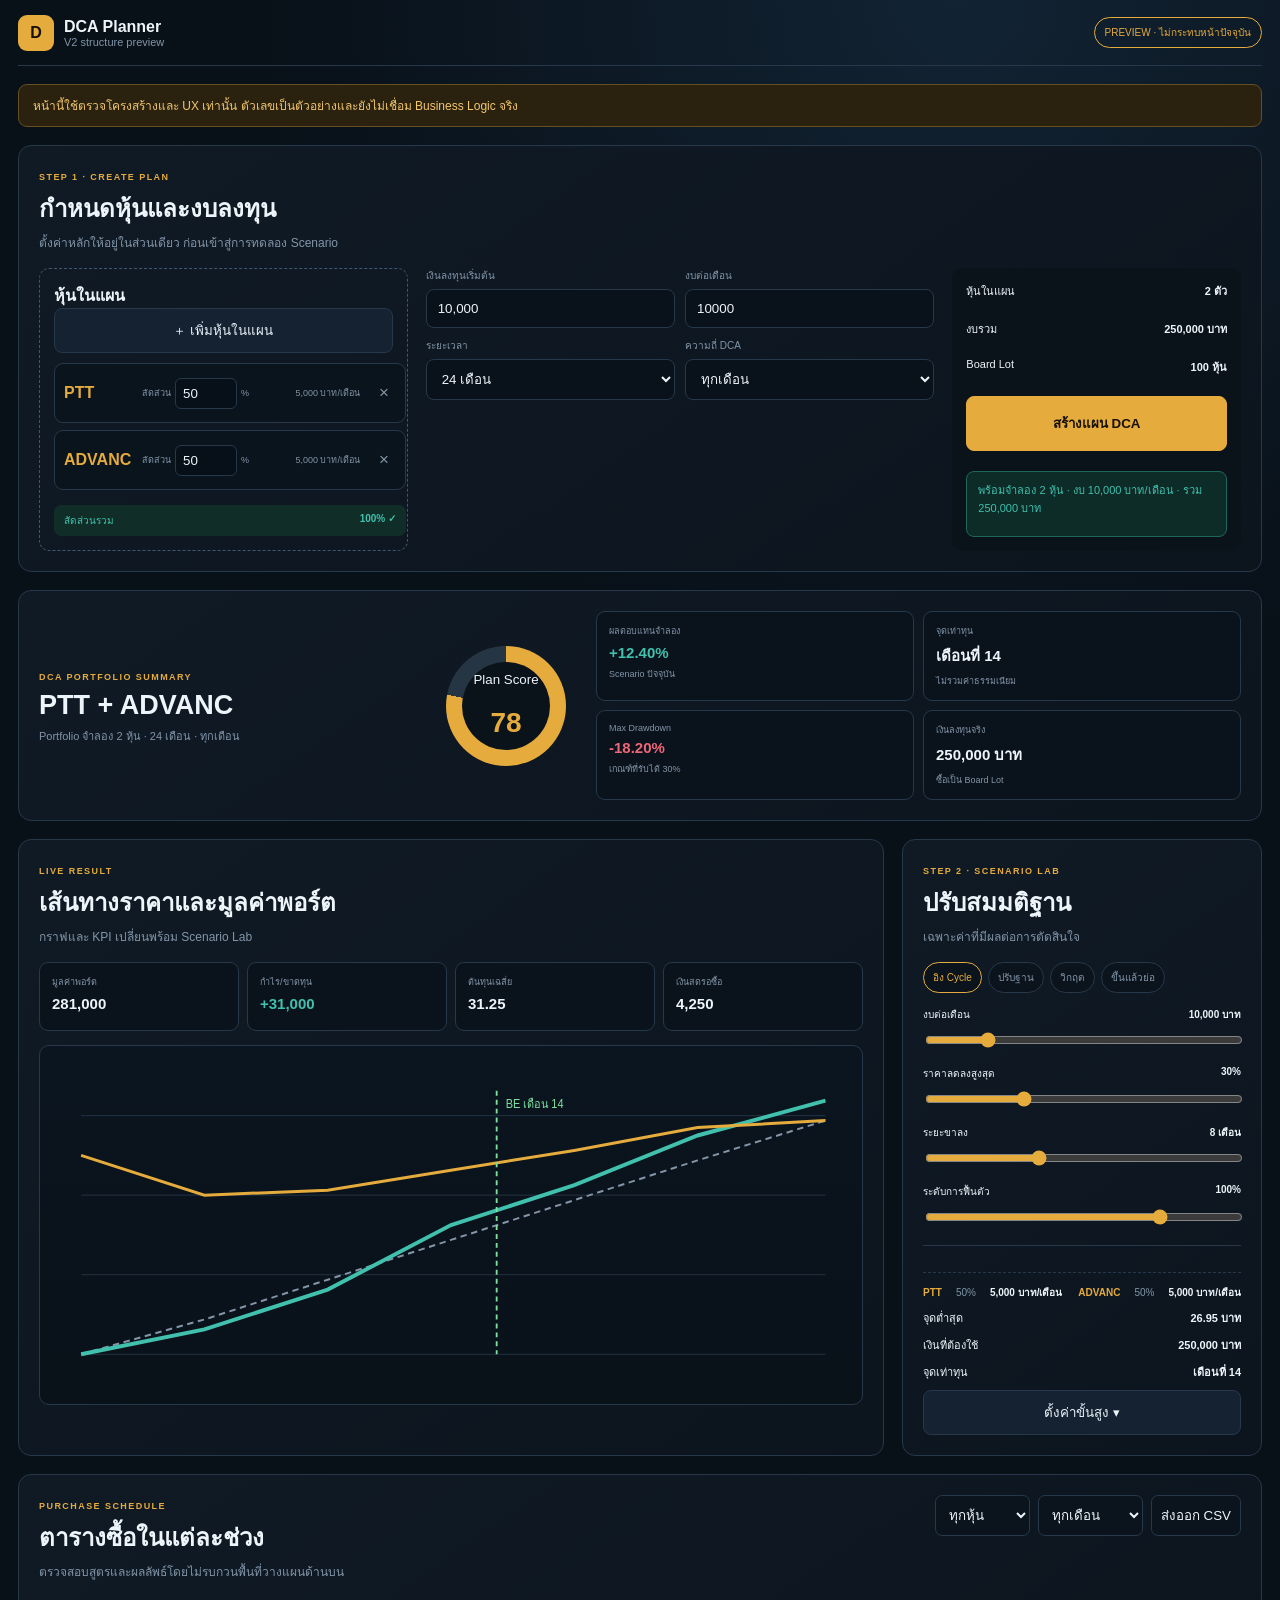
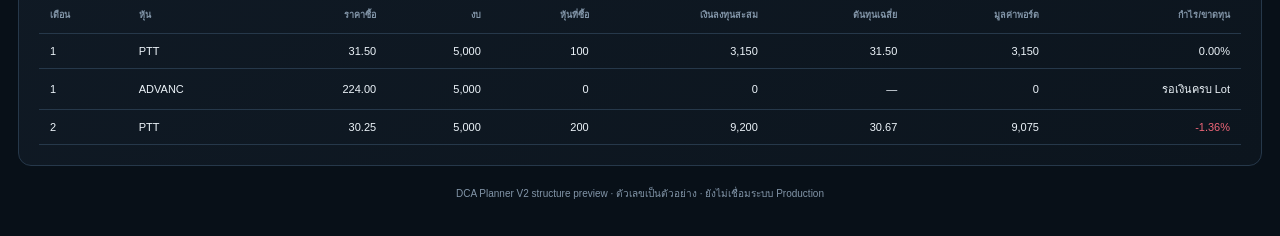
<file: dca-v2-preview.html>
<!doctype html>
<html lang="th">
<head>
<meta charset="utf-8"><meta name="viewport" content="width=device-width,initial-scale=1">
<title>DCA Planner V2 — Structure Preview</title>
<style>
:root{--bg:#081018;--panel:#101a25;--panel2:#0c151e;--line:#26384a;--text:#edf4fa;--muted:#8295a8;--gold:#e5ab3c;--green:#41c0ad;--red:#ef6678;--blue:#57a8df}*{box-sizing:border-box}body{margin:0;background:radial-gradient(circle at 75% 0,#122333 0,transparent 34%),var(--bg);color:var(--text);font-family:Arial,"Noto Sans Thai",sans-serif}.shell{width:min(1480px,calc(100% - 36px));margin:auto}.topbar{height:66px;display:flex;align-items:center;justify-content:space-between;border-bottom:1px solid var(--line)}.brand{display:flex;align-items:center;gap:10px}.mark{display:grid;place-items:center;width:36px;height:36px;border-radius:9px;background:var(--gold);color:#171008;font-weight:900}.brand small,.muted{display:block;color:var(--muted);font-size:11px}.preview-tag{border:1px solid var(--gold);color:var(--gold);border-radius:999px;padding:7px 10px;font-size:10px}.notice{margin:18px 0;padding:11px 14px;border:1px solid #665022;background:#2a210f;border-radius:9px;color:#f3c76d;font-size:12px}.panel{border:1px solid var(--line);background:linear-gradient(145deg,var(--panel),var(--panel2));border-radius:13px;padding:20px}.head{display:flex;justify-content:space-between;align-items:flex-start;gap:20px;margin-bottom:16px}.eyebrow{color:var(--gold);font-size:9px;font-weight:800;letter-spacing:.16em}.head h1,.head h2{margin:5px 0}.head p{margin:0;color:var(--muted);font-size:12px}.step1{display:grid;grid-template-columns:1.05fr 2fr .8fr;gap:18px}.stock-box{border:1px dashed #40576c;border-radius:10px;padding:14px}.stock-box button,.btn{width:100%;border:1px solid var(--line);border-radius:8px;background:#152231;color:var(--text);padding:11px;cursor:pointer}.stocks{display:flex;gap:7px;flex-wrap:wrap;margin-top:10px}.chip{border:1px solid var(--gold);background:#211a0d;color:var(--gold);border-radius:999px;padding:6px 9px;font-size:11px}.form{display:grid;grid-template-columns:repeat(4,1fr);gap:10px}.field span{display:block;color:var(--muted);font-size:10px;margin-bottom:6px}.field input,.field select{width:100%;border:1px solid var(--line);border-radius:8px;background:#09121a;color:var(--text);padding:11px}.summary{display:grid;gap:10px;padding:14px;border-radius:10px;background:#0a121a}.summary div{display:flex;justify-content:space-between;font-size:11px}.btn.primary{background:var(--gold);color:#171008;border-color:var(--gold);font-weight:800}.hero{margin-top:18px;display:grid;grid-template-columns:1.2fr 130px 2fr;gap:20px;align-items:center}.hero h2{font-size:27px;margin:6px 0}.score{width:120px;height:120px;border-radius:50%;display:grid;place-items:center;background:conic-gradient(var(--gold) 78%,#263544 0)}.score div{display:grid;place-items:center;width:88px;height:88px;border-radius:50%;background:#0a121a}.score b{font-size:28px;color:var(--gold)}.metrics{display:grid;grid-template-columns:repeat(2,1fr);gap:9px}.metric{border:1px solid var(--line);border-radius:9px;padding:12px;background:#0a131c}.metric span,.metric small{display:block;color:var(--muted);font-size:9px}.metric b{display:block;margin:6px 0;font-size:15px}.gain{color:var(--green)}.loss{color:var(--red)}.workspace{display:grid;grid-template-columns:minmax(0,1fr) 360px;gap:18px;margin-top:18px}.chart-kpis{display:grid;grid-template-columns:repeat(4,1fr);gap:8px}.chart{height:360px;margin-top:14px;border:1px solid var(--line);border-radius:10px;background:linear-gradient(#0b151f,#091119);position:relative;overflow:hidden}.chart svg{width:100%;height:100%}.grid{stroke:#233446;stroke-width:1}.invest{fill:none;stroke:#8495a8;stroke-width:2;stroke-dasharray:7 5}.port{fill:none;stroke:var(--green);stroke-width:4}.price{fill:none;stroke:var(--gold);stroke-width:3}.be{stroke:#7de1a0;stroke-width:2;stroke-dasharray:5 4}.scenario{position:sticky;top:12px;align-self:start}.presets{display:flex;gap:6px;flex-wrap:wrap;margin:12px 0}.presets button{border:1px solid var(--line);background:#0b141d;color:var(--muted);border-radius:999px;padding:7px 9px;font-size:10px}.presets .active{border-color:var(--gold);color:var(--gold)}.slider{display:block;margin-top:14px}.slider div{display:flex;justify-content:space-between;font-size:10px}.slider input{width:100%;accent-color:var(--gold);margin-top:10px}.scenario-result{margin-top:16px;border-top:1px solid var(--line);padding-top:14px;display:grid;gap:9px}.scenario-result div{display:flex;justify-content:space-between;font-size:11px}.table-panel{margin:18px 0}.table-tools{display:flex;gap:8px}.table-tools select,.table-tools button{border:1px solid var(--line);background:#0b141d;color:var(--text);border-radius:7px;padding:9px}.table-wrap{overflow:auto}table{width:100%;border-collapse:collapse;min-width:940px;font-size:11px}th,td{text-align:right;padding:11px;border-bottom:1px solid var(--line)}th:first-child,td:first-child,th:nth-child(2),td:nth-child(2){text-align:left}th{color:var(--muted);font-size:9px}.foot{margin:20px 0 35px;color:var(--muted);font-size:10px;text-align:center}
@media(max-width:1050px){.step1{grid-template-columns:1fr}.form{grid-template-columns:repeat(2,1fr)}.hero{grid-template-columns:1fr 120px}.metrics{grid-column:1/-1}.workspace{grid-template-columns:1fr}.scenario{position:static}.scenario .sliders{display:grid;grid-template-columns:repeat(2,1fr);gap:12px}.chart-kpis{grid-template-columns:repeat(2,1fr)}}@media(max-width:650px){.shell{width:calc(100% - 20px)}.topbar{height:58px}.preview-tag{display:none}.panel{padding:14px}.head{flex-direction:column}.form,.metrics,.chart-kpis,.scenario .sliders{grid-template-columns:1fr}.hero{grid-template-columns:1fr}.score{width:100px;height:100px}.chart{height:300px}}
</style><style>
.modal-backdrop{position:fixed;inset:0;z-index:100;display:none;place-items:center;padding:20px;background:rgba(2,7,11,.78);backdrop-filter:blur(5px)}.modal-backdrop.open{display:grid}.modal{width:min(680px,100%);max-height:min(760px,90dvh);display:flex;flex-direction:column;border:1px solid #3a5065;border-radius:15px;background:#101a25;box-shadow:0 28px 80px rgba(0,0,0,.65);overflow:hidden}.modal-head,.modal-foot{display:flex;justify-content:space-between;align-items:center;gap:12px;padding:16px 18px}.modal-head{border-bottom:1px solid var(--line)}.modal-foot{border-top:1px solid var(--line)}.modal-head h2{margin:4px 0 0}.modal-head button{border:0;background:transparent;color:var(--muted);font-size:25px;cursor:pointer}.modal-body{padding:16px 18px;overflow:auto}.stock-search{width:100%;border:1px solid var(--line);border-radius:9px;background:#081119;color:var(--text);padding:12px;margin-bottom:12px}.stock-list{display:grid;grid-template-columns:repeat(2,1fr);gap:8px}.stock-option{display:flex;align-items:center;gap:10px;border:1px solid var(--line);border-radius:9px;padding:11px;background:#0b141d;cursor:pointer}.stock-option:has(input:checked){border-color:var(--gold);background:#211a0d}.stock-option input{accent-color:var(--gold)}.stock-option strong,.stock-option small{display:block}.stock-option small{margin-top:3px;color:var(--muted);font-size:9px}.modal-actions{display:flex;gap:8px}.modal-actions button{width:auto}.modal-count{color:var(--gold);font-size:11px}@media(max-width:650px){.stock-list{grid-template-columns:1fr}.modal-foot{align-items:stretch;flex-direction:column}.modal-actions button{flex:1}}
</style><style>
.stocks{display:grid;gap:7px}.allocation-row{display:grid;grid-template-columns:minmax(70px,1fr) 90px 120px 28px;gap:8px;align-items:center;border:1px solid var(--line);border-radius:9px;padding:8px 9px;background:#0a141d}.allocation-row strong{color:var(--gold)}.allocation-row label{display:flex;align-items:center;gap:4px;color:var(--muted);font-size:9px}.allocation-row input{width:62px;border:1px solid var(--line);border-radius:6px;background:#071018;color:var(--text);padding:7px}.allocation-budget{color:var(--muted);font-size:9px;text-align:right}.allocation-row button{border:0;background:transparent;color:var(--muted);cursor:pointer;font-size:17px}.weight-status{display:flex;justify-content:space-between;margin-top:8px;padding:8px 10px;border-radius:7px;background:#102d28;color:var(--green);font-size:10px}.weight-status.invalid{background:#3a1c23;color:#ff8997}@media(max-width:650px){.allocation-row{grid-template-columns:1fr 90px 28px}.allocation-budget{grid-column:1/-1;text-align:left}}
.plan-allocation{display:grid;gap:7px;margin-top:12px;padding-top:12px;border-top:1px dashed var(--line)}.plan-allocation div{display:grid;grid-template-columns:1fr auto auto;gap:14px;align-items:center;font-size:10px}.plan-allocation strong{color:var(--gold)}.plan-allocation span{color:var(--muted)}.plan-feedback{margin-top:10px;padding:9px 11px;border:1px solid #1e665b;border-radius:8px;background:#0d2b27;color:var(--green);font-size:10px}.summary .btn.primary:disabled{cursor:not-allowed;opacity:.45;filter:grayscale(.4)}@media(min-width:1100px){.step1{grid-template-columns:minmax(340px,390px) minmax(480px,720px) minmax(260px,290px);justify-content:space-between;align-items:start}.step1 .form{grid-template-columns:repeat(2,minmax(190px,1fr));align-content:start}.step1 .summary{align-self:stretch}}
</style>
</head>
<body><div class="shell">
<header class="topbar"><div class="brand"><div class="mark">D</div><div><b>DCA Planner</b><small>V2 structure preview</small></div></div><span class="preview-tag">PREVIEW · ไม่กระทบหน้าปัจจุบัน</span></header>
<div class="notice">หน้านี้ใช้ตรวจโครงสร้างและ UX เท่านั้น ตัวเลขเป็นตัวอย่างและยังไม่เชื่อม Business Logic จริง</div>
<section class="panel"><div class="head"><div><span class="eyebrow">STEP 1 · CREATE PLAN</span><h1>กำหนดหุ้นและงบลงทุน</h1><p>ตั้งค่าหลักให้อยู่ในส่วนเดียว ก่อนเข้าสู่การทดลอง Scenario</p></div></div><div class="step1"><div class="stock-box"><b>หุ้นในแผน</b><button id="addStock">＋ เพิ่มหุ้นในแผน</button><div class="stocks"><span class="chip">PTT 50%</span><span class="chip">ADVANC 50%</span></div></div><div class="form"><label class="field"><span>เงินลงทุนเริ่มต้น</span><input value="10,000"></label><label class="field"><span>งบต่อเดือน</span><input id="budgetInput" type="number" value="10000"></label><label class="field"><span>ระยะเวลา</span><select><option>24 เดือน</option><option>36 เดือน</option><option>48 เดือน</option></select></label><label class="field"><span>ความถี่ DCA</span><select><option>ทุกเดือน</option><option>ทุกสัปดาห์</option><option>ทุกวันทำการ</option></select></label></div><aside class="summary"><div><span>หุ้นในแผน</span><b>2 ตัว</b></div><div><span>งบรวม</span><b id="totalBudget">250,000 บาท</b></div><div><span>Board Lot</span><b>100 หุ้น</b></div><button class="btn primary">สร้างแผน DCA</button></aside></div></section>
<section class="panel hero"><div><span class="eyebrow">DCA PORTFOLIO SUMMARY</span><h2>PTT + ADVANC</h2><span class="muted">Portfolio จำลอง 2 หุ้น · Scenario อิง Cycle</span></div><div class="score"><div><small>Plan Score</small><b>78</b></div></div><div class="metrics"><div class="metric"><span>ผลตอบแทนจำลอง</span><b class="gain">+12.40%</b><small>Scenario ปัจจุบัน</small></div><div class="metric"><span>จุดเท่าทุน</span><b>เดือนที่ 14</b><small>ไม่รวมค่าธรรมเนียม</small></div><div class="metric"><span>Max Drawdown</span><b class="loss">-18.20%</b><small>เกณฑ์ที่รับได้ 30%</small></div><div class="metric"><span>เงินลงทุนจริง</span><b>250,000 บาท</b><small>ซื้อเป็น Board Lot</small></div></div></section>
<section class="workspace"><article class="panel"><div class="head"><div><span class="eyebrow">LIVE RESULT</span><h2>เส้นทางราคาและมูลค่าพอร์ต</h2><p>กราฟและ KPI เปลี่ยนพร้อม Scenario Lab</p></div></div><div class="chart-kpis"><div class="metric"><span>มูลค่าพอร์ต</span><b>281,000</b></div><div class="metric"><span>กำไร/ขาดทุน</span><b class="gain">+31,000</b></div><div class="metric"><span>ต้นทุนเฉลี่ย</span><b>31.25</b></div><div class="metric"><span>เงินสดรอซื้อ</span><b>4,250</b></div></div><div class="chart"><svg viewBox="0 0 900 360" preserveAspectRatio="none"><g><line class="grid" x1="45" y1="70" x2="860" y2="70"/><line class="grid" x1="45" y1="150" x2="860" y2="150"/><line class="grid" x1="45" y1="230" x2="860" y2="230"/><line class="grid" x1="45" y1="310" x2="860" y2="310"/></g><polyline class="invest" points="45,310 180,275 315,235 450,195 585,155 720,115 860,75"/><polyline class="port" points="45,310 180,285 315,245 450,180 585,140 720,90 860,55"/><polyline class="price" points="45,110 180,150 315,145 450,125 585,105 720,82 860,75"/><line class="be" x1="500" y1="45" x2="500" y2="310"/><text x="510" y="62" fill="#7de1a0" font-size="12">BE เดือน 14</text></svg></div></article>
<aside class="panel scenario"><div class="head"><div><span class="eyebrow">STEP 2 · SCENARIO LAB</span><h2>ปรับสมมติฐาน</h2><p>เฉพาะค่าที่มีผลต่อการตัดสินใจ</p></div></div><div class="presets"><button class="active">อิง Cycle</button><button>ปรับฐาน</button><button>วิกฤต</button><button>ขึ้นแล้วย่อ</button></div><div class="sliders"><label class="slider"><div><span>งบต่อเดือน</span><b id="budgetOut">10,000 บาท</b></div><input id="budgetRange" type="range" min="1000" max="50000" step="1000" value="10000"></label><label class="slider"><div><span>ราคาลดลงสูงสุด</span><b>30%</b></div><input type="range" value="30"></label><label class="slider"><div><span>ระยะขาลง</span><b>8 เดือน</b></div><input type="range" value="35"></label><label class="slider"><div><span>ระดับการฟื้นตัว</span><b>100%</b></div><input type="range" value="75"></label></div><div class="scenario-result"><div><span>จุดต่ำสุด</span><b>26.95 บาท</b></div><div><span>เงินที่ต้องใช้</span><b>250,000 บาท</b></div><div><span>จุดเท่าทุน</span><b>เดือนที่ 14</b></div><button class="btn">ตั้งค่าขั้นสูง ▾</button></div></aside></section>
<section class="panel table-panel"><div class="head"><div><span class="eyebrow">PURCHASE SCHEDULE</span><h2>ตารางซื้อในแต่ละช่วง</h2><p>ตรวจสอบสูตรและผลลัพธ์โดยไม่รบกวนพื้นที่วางแผนด้านบน</p></div><div class="table-tools"><select><option>ทุกหุ้น</option><option>PTT</option><option>ADVANC</option></select><select><option>ทุกเดือน</option><option>เดือน 1–12</option></select><button>ส่งออก CSV</button></div></div><div class="table-wrap"><table><thead><tr><th>เดือน</th><th>หุ้น</th><th>ราคาซื้อ</th><th>งบ</th><th>หุ้นที่ซื้อ</th><th>เงินลงทุนสะสม</th><th>ต้นทุนเฉลี่ย</th><th>มูลค่าพอร์ต</th><th>กำไร/ขาดทุน</th></tr></thead><tbody><tr><td>1</td><td>PTT</td><td>31.50</td><td>5,000</td><td>100</td><td>3,150</td><td>31.50</td><td>3,150</td><td>0.00%</td></tr><tr><td>1</td><td>ADVANC</td><td>224.00</td><td>5,000</td><td>0</td><td>0</td><td>—</td><td>0</td><td>รอเงินครบ Lot</td></tr><tr><td>2</td><td>PTT</td><td>30.25</td><td>5,000</td><td>200</td><td>9,200</td><td>30.67</td><td>9,075</td><td class="loss">-1.36%</td></tr></tbody></table></div></section>
<div class="foot">DCA Planner V2 structure preview · ตัวเลขเป็นตัวอย่าง · ยังไม่เชื่อมระบบ Production</div>
</div><div class="modal-backdrop" id="stockModal" aria-hidden="true"><section class="modal" role="dialog" aria-modal="true" aria-labelledby="stockModalTitle"><header class="modal-head"><div><span class="eyebrow">STOCK PICKER</span><h2 id="stockModalTitle">เพิ่มหุ้นในแผน</h2></div><button id="closeStockModal" aria-label="ปิด">×</button></header><div class="modal-body"><input class="stock-search" id="stockSearch" placeholder="ค้นหา Ticker หรือชื่อบริษัท…"><div class="stock-list" id="stockList"></div></div><footer class="modal-foot"><span class="modal-count" id="stockCount">เลือกแล้ว 2 ตัว</span><div class="modal-actions"><button class="btn" id="cancelStockModal">ยกเลิก</button><button class="btn primary" id="confirmStocks">ยืนยันหุ้นในแผน</button></div></footer></section></div><script>
const range=document.getElementById('budgetRange'),input=document.getElementById('budgetInput'),out=document.getElementById('budgetOut'),total=document.getElementById('totalBudget'),modal=document.getElementById('stockModal'),stockList=document.getElementById('stockList'),search=document.getElementById('stockSearch'),chips=document.querySelector('.stocks'),STOCKS=[['AAI','AAI','SET'],['AAV','AAV','SET'],['ABC','ABC','SET'],['ABICO','ABICO','SET'],['ABM','ABM','SET'],['ABPIF','ABPIF','SET'],['ACAP','ACAP','SET'],['ACC','ACC','SET'],['ACE','ACE','SET'],['ACG','ACG','SET'],['ADAM','ADAM','SET'],['ADB','ADB','SET'],['ADD','ADD','SET'],['ADVANC','ADVANC','SET'],['AEC','AEC','SET'],['AEONTS','AEONTS','SET'],['AF','AF','SET'],['AFC','AFC','SET'],['AGE','AGE','SET'],['AH','AH','SET'],['AHC','AHC','SET'],['AI','AI','SET'],['AIE','AIE','SET'],['AIMCG','AIMCG','SET'],['AIMIRT','AIMIRT','SET'],['AIRA','AIRA','SET'],['AIT','AIT','SET'],['AJ','AJ','SET'],['AJA','AJA','SET'],['AKP','AKP','SET'],['AKR','AKR','SET'],['ALLA','ALLA','SET'],['ALLY','ALLY','SET'],['ALPHAX','ALPHAX','SET'],['ALT','ALT','SET'],['ALUCON','ALUCON','SET'],['AMA','AMA','SET'],['AMANAH','AMANAH','SET'],['AMARC','AMARC','SET'],['AMARIN','AMARIN','SET'],['AMATA','AMATA','SET'],['AMATAR','AMATAR','SET'],['AMATAV','AMATAV','SET'],['AMC','AMC','SET'],['AMR','AMR','SET'],['ANAN','ANAN','SET'],['AOT','AOT','SET'],['AP','AP','SET'],['APCO','APCO','SET'],['APCS','APCS','SET'],['APP','APP','SET'],['APURE','APURE','SET'],['APX','APX','SET'],['AQ','AQ','SET'],['AQUA','AQUA','SET'],['ARIN','ARIN','SET'],['ARIP','ARIP','SET'],['ARROW','ARROW','SET'],['AS','AS','SET'],['ASAP','ASAP','SET'],['ASCON','ASCON','SET'],['ASEFA','ASEFA','SET'],['ASIA','ASIA','SET'],['ASIAN','ASIAN','SET'],['ASIMAR','ASIMAR','SET'],['ASK','ASK','SET'],['ASN','ASN','SET'],['ASP','ASP','SET'],['ASW','ASW','SET'],['AU','AU','SET'],['AUCT','AUCT','SET'],['AURA','AURA','SET'],['AWC','AWC','SET'],['AYUD','AYUD','SET'],['BA','BA','SET'],['BAFS','BAFS','SET'],['BAM','BAM','SET'],['BANPU','BANPU','SET'],['BAREIT','BAREIT','SET'],['BAY','BAY','SET'],['BBGI','BBGI','SET'],['BBIK','BBIK','SET'],['BBL','BBL','SET'],['BC','BC','SET'],['BCH','BCH','SET'],['BCHAY','BCHAY','SET'],['BCP','BCP','SET'],['BCPG','BCPG','SET'],['BCT','BCT','SET'],['BDMS','BDMS','SET'],['BEAUTY','BEAUTY','SET'],['BEC','BEC','SET'],['BECL','BECL','SET'],['BEM','BEM','SET'],['BEYOND','BEYOND','SET'],['BFIT','BFIT','SET'],['BGC','BGC','SET'],['BGRIM','BGRIM','SET'],['BGT','BGT','SET'],['BH','BH','SET'],['BIG','BIG','SET'],['BIGC','BIGC','SET'],['BIOTEC','BIOTEC','SET'],['BIS','BIS','SET'],['BIZ','BIZ','SET'],['BJC','BJC','SET'],['BJCHI','BJCHI','SET'],['BKD','BKD','SET'],['BKI','BKI','SET'],['BKKCP','BKKCP','SET'],['BLA','BLA','SET'],['BLAND','BLAND','SET'],['BLESS','BLESS','SET'],['BLISS','BLISS','SET'],['BLS','BLS','SET'],['BM','BM','SET'],['BMCL','BMCL','SET'],['BMSCG','BMSCG','SET'],['BMSCITH','BMSCITH','SET'],['BOFFICE','BOFFICE','SET'],['BOL','BOL','SET'],['BPP','BPP','SET'],['BR','BR','SET'],['BRC','BRC','SET'],['BRI','BRI','SET'],['BROCK','BROCK','SET'],['BROOK','BROOK','SET'],['BRR','BRR','SET'],['BRRGIF','BRRGIF','SET'],['BSBM','BSBM','SET'],['BSM','BSM','SET'],['BTC','BTC','SET'],['BTG','BTG','SET'],['BTNC','BTNC','SET'],['BTS','BTS','SET'],['BTSGIF','BTSGIF','SET'],['BTW','BTW','SET'],['BUI','BUI','SET'],['BWG','BWG','SET'],['BYD','BYD','SET'],['CAWOW','CAWOW','SET'],['CAZ','CAZ','SET'],['CBG','CBG','SET'],['CCET','CCET','SET'],['CCP','CCP','SET'],['CEN','CEN','SET'],['CENTEL','CENTEL','SET'],['CEYE','CEYE','SET'],['CFRESH','CFRESH','SET'],['CGD','CGD','SET'],['CGH','CGH','SET'],['CGS','CGS','SET'],['CH','CH','SET'],['CHARAN','CHARAN','SET'],['CHAYO','CHAYO','SET'],['CHEWA','CHEWA','SET'],['CHG','CHG','SET'],['CHIC','CHIC','SET'],['CHINA','CHINA','SET'],['CHO','CHO','SET'],['CHOTI','CHOTI','SET'],['CHOW','CHOW','SET'],['CHUO','CHUO','SET'],['CI','CI','SET'],['CIG','CIG','SET'],['CIMBT','CIMBT','SET'],['CITY','CITY','SET'],['CIVIL','CIVIL','SET'],['CK','CK','SET'],['CKP','CKP','SET'],['CM','CM','SET'],['CMAN','CMAN','SET'],['CMC','CMC','SET'],['CMO','CMO','SET'],['CMR','CMR','SET'],['CNS','CNS','SET'],['CNT','CNT','SET'],['COL','COL','SET'],['COLOR','COLOR','SET'],['COMAN','COMAN','SET'],['COTTO','COTTO','SET'],['CPALL','CPALL','SET'],['CPANEL','CPANEL','SET'],['CPF','CPF','SET'],['CPH','CPH','SET'],['CPI','CPI','SET'],['CPL','CPL','SET'],['CPN','CPN','SET'],['CPNCG','CPNCG','SET'],['CPNREIT','CPNREIT','SET'],['CPNRF','CPNRF','SET'],['CPR','CPR','SET'],['CPT','CPT','SET'],['CPTGF','CPTGF','SET'],['CPW','CPW','SET'],['CRANE','CRANE','SET'],['CRC','CRC','SET'],['CRD','CRD','SET'],['CRYSTAL','CRYSTAL','SET'],['CSC','CSC','SET'],['CSL','CSL','SET'],['CSP','CSP','SET'],['CSR','CSR','SET'],['CSS','CSS','SET'],['CTARAF','CTARAF','SET'],['CTW','CTW','SET'],['CWT','CWT','SET'],['DCC','DCC','SET'],['DCON','DCON','SET'],['DCORP','DCORP','SET'],['DDD','DDD','SET'],['DELTA','DELTA','SET'],['DEMCO','DEMCO','SET'],['DHOUSE','DHOUSE','SET'],['DIF','DIF','SET'],['DIMET','DIMET','SET'],['DITTO','DITTO','SET'],['DMT','DMT','SET'],['DNA','DNA','SET'],['DOD','DOD','SET'],['DOHOME','DOHOME','SET'],['DPAINT','DPAINT','SET'],['DRACO','DRACO','SET'],['DREIT','DREIT','SET'],['DRT','DRT','SET'],['DSGT','DSGT','SET'],['DTAC','DTAC','SET'],['DTC','DTC','SET'],['DTCENT','DTCENT','SET'],['DTCI','DTCI','SET'],['DTCPF','DTCPF','SET'],['DTM','DTM','SET'],['DUSIT','DUSIT','SET'],['EA','EA','SET'],['EARTH','EARTH','SET'],['EASON','EASON','SET'],['EASTW','EASTW','SET'],['EBANK','EBANK','SET'],['ECF','ECF','SET'],['ECL','ECL','SET'],['ECOMM','ECOMM','SET'],['EE','EE','SET'],['EFORL','EFORL','SET'],['EGATIF','EGATIF','SET'],['EGCO','EGCO','SET'],['EIC','EIC','SET'],['EKH','EKH','SET'],['EMC','EMC','SET'],['ENGY','ENGY','SET'],['ENY','ENY','SET'],['EP','EP','SET'],['EPCO','EPCO','SET'],['EPG','EPG','SET'],['ERW','ERW','SET'],['ERWPF','ERWPF','SET'],['ESSO','ESSO','SET'],['ESTAR','ESTAR','SET'],['ETC','ETC','SET'],['ETE','ETE','SET'],['EVER','EVER','SET'],['FANCY','FANCY','SET'],['FC','FC','SET'],['FE','FE','SET'],['FER','FER','SET'],['FLOYD','FLOYD','SET'],['FMT','FMT','SET'],['FN','FN','SET'],['FNS','FNS','SET'],['FOCUS','FOCUS','SET'],['FORTH','FORTH','SET'],['FPI','FPI','SET'],['FPT','FPT','SET'],['FSMART','FSMART','SET'],['FSS','FSS','SET'],['FTE','FTE','SET'],['FTI','FTI','SET'],['FTREIT','FTREIT','SET'],['FVC','FVC','SET'],['GAHREIT','GAHREIT','SET'],['GBX','GBX','SET'],['GC','GC','SET'],['GCAP','GCAP','SET'],['GEL','GEL','SET'],['GENCO','GENCO','SET'],['GFM','GFM','SET'],['GFPT','GFPT','SET'],['GGC','GGC','SET'],['GIFT','GIFT','SET'],['GJS','GJS','SET'],['GL','GL','SET'],['GLAND','GLAND','SET'],['GLD','GLD','SET'],['GLOBAL','GLOBAL','SET'],['GLOCON','GLOCON','SET'],['GLORY','GLORY','SET'],['GLOW','GLOW','SET'],['GOLD','GOLD','SET'],['GOLDPF','GOLDPF','SET'],['GPI','GPI','SET'],['GPSC','GPSC','SET'],['GRAMMY','GRAMMY','SET'],['GRAND','GRAND','SET'],['GREEN','GREEN','SET'],['GROREIT','GROREIT','SET'],['GSC','GSC','SET'],['GSTEL','GSTEL','SET'],['GTB','GTB','SET'],['GULF','GULF','SET'],['GUNKUL','GUNKUL','SET'],['GVREIT','GVREIT','SET'],['GYT','GYT','SET'],['HANA','HANA','SET'],['HARN','HARN','SET'],['HEMRAJ','HEMRAJ','SET'],['HENG','HENG','SET'],['HFT','HFT','SET'],['HL','HL','SET'],['HMPRO','HMPRO','SET'],['HOTPOT','HOTPOT','SET'],['HPF','HPF','SET'],['HPT','HPT','SET'],['HREIT','HREIT','SET'],['HTC','HTC','SET'],['HTECH','HTECH','SET'],['HUMAN','HUMAN','SET'],['HYDRO','HYDRO','SET'],['ICBCT','ICBCT','SET'],['ICC','ICC','SET'],['ICHI','ICHI','SET'],['ICN','ICN','SET'],['IEC','IEC','SET'],['IFEC','IFEC','SET'],['IFS','IFS','SET'],['IHL','IHL','SET'],['IIG','IIG','SET'],['III','III','SET'],['ILINK','ILINK','SET'],['ILM','ILM','SET'],['IMH','IMH','SET'],['IMPACT','IMPACT','SET'],['IND','IND','SET'],['INET','INET','SET'],['INGRS','INGRS','SET'],['INOX','INOX','SET'],['INSET','INSET','SET'],['INSURE','INSURE','SET'],['INTUCH','INTUCH','SET'],['IP','IP','SET'],['IRC','IRC','SET'],['IRCP','IRCP','SET'],['IRPC','IRPC','SET'],['IT','IT','SET'],['ITC','ITC','SET'],['ITD','ITD','SET'],['ITEL','ITEL','SET'],['ITNS','ITNS','SET'],['ITV','ITV','SET'],['IVL','IVL','SET'],['JAK','JAK','SET'],['JAS','JAS','SET'],['JASIF','JASIF','SET'],['JCK','JCK','SET'],['JCKH','JCKH','SET'],['JCT','JCT','SET'],['JDF','JDF','SET'],['JKN','JKN','SET'],['JMART','JMART','SET'],['JMT','JMT','SET'],['JR','JR','SET'],['JSP','JSP','SET'],['JTS','JTS','SET'],['JUBILE','JUBILE','SET'],['JUTHA','JUTHA','SET'],['JWD','JWD','SET'],['KAMART','KAMART','SET'],['KASET','KASET','SET'],['KBANK','KBANK','SET'],['KBS','KBS','SET'],['KBSPIF','KBSPIF','SET'],['KC','KC','SET'],['KCAR','KCAR','SET'],['KCC','KCC','SET'],['KCE','KCE','SET'],['KCM','KCM','SET'],['KDH','KDH','SET'],['KEX','KEX','SET'],['KGEN','KGEN','SET'],['KGI','KGI','SET'],['KIAT','KIAT','SET'],['KISS','KISS','SET'],['KJL','KJL','SET'],['KK','KK','SET'],['KKC','KKC','SET'],['KKP','KKP','SET'],['KLINIQ','KLINIQ','SET'],['KOOL','KOOL','SET'],['KPNPF','KPNPF','SET'],['KSL','KSL','SET'],['KTB','KTB','SET'],['KTBSTMR','KTBSTMR','SET'],['KTC','KTC','SET'],['KTIS','KTIS','SET'],['KTMS','KTMS','SET'],['KUMWEL','KUMWEL','SET'],['KUN','KUN','SET'],['KWC','KWC','SET'],['KWG','KWG','SET'],['KWM','KWM','SET'],['KYE','KYE','SET'],['LALIN','LALIN','SET'],['LANNA','LANNA','SET'],['LDC','LDC','SET'],['LEE','LEE','SET'],['LEO','LEO','SET'],['LH','LH','SET'],['LHBANK','LHBANK','SET'],['LHFG','LHFG','SET'],['LHHOTEL','LHHOTEL','SET'],['LHK','LHK','SET'],['LHPF','LHPF','SET'],['LHS','LHS','SET'],['LHSC','LHSC','SET'],['LIT','LIT','SET'],['LOXLEY','LOXLEY','SET'],['LPH','LPH','SET'],['LPN','LPN','SET'],['LRH','LRH','SET'],['LST','LST','SET'],['LTX','LTX','SET'],['LUXF','LUXF','SET'],['LVT','LVT','SET'],['MACO','MACO','SET'],['MAI','MAI','SET'],['MAJOR','MAJOR','SET'],['MAKRO','MAKRO','SET'],['MALEE','MALEE','SET'],['MANRIN','MANRIN','SET'],['MATCH','MATCH','SET'],['MATI','MATI','SET'],['MAX','MAX','SET'],['MBAX','MBAX','SET'],['MBK','MBK','SET'],['MBKET','MBKET','SET'],['MC','MC','SET'],['MCOT','MCOT','SET'],['MCS','MCS','SET'],['MDX','MDX','SET'],['MEGA','MEGA','SET'],['MENA','MENA','SET'],['META','META','SET'],['METCO','METCO','SET'],['MFC','MFC','SET'],['MFEC','MFEC','SET'],['MGR','MGR','SET'],['MGT','MGT','SET'],['MICRO','MICRO','SET'],['MIDA','MIDA','SET'],['MILL','MILL','SET'],['MINT','MINT','SET'],['MIT','MIT','SET'],['MITSIB','MITSIB','SET'],['MJD','MJD','SET'],['MJLF','MJLF','SET'],['MK','MK','SET'],['ML','ML','SET'],['MNIT','MNIT','SET'],['MNRF','MNRF','SET'],['MODERN','MODERN','SET'],['MONO','MONO','SET'],['MOONG','MOONG','SET'],['MORE','MORE','SET'],['MOSHI','MOSHI','SET'],['MPG','MPG','SET'],['MPIC','MPIC','SET'],['MSC','MSC','SET'],['MST','MST','SET'],['MTC','MTC','SET'],['MTI','MTI','SET'],['MTW','MTW','SET'],['MUD','MUD','SET'],['MVP','MVP','SET'],['NATION','NATION','SET'],['NBC','NBC','SET'],['NC','NC','SET'],['NCAP','NCAP','SET'],['NCH','NCH','SET'],['NCL','NCL','SET'],['NDR','NDR','SET'],['NEP','NEP','SET'],['NER','NER','SET'],['NETBAY','NETBAY','SET'],['NEW','NEW','SET'],['NEWS','NEWS','SET'],['NEX','NEX','SET'],['NFC','NFC','SET'],['NINE','NINE','SET'],['NKI','NKI','SET'],['NMG','NMG','SET'],['NNCL','NNCL','SET'],['NOBLE','NOBLE','SET'],['NOK','NOK','SET'],['NOVA','NOVA','SET'],['NPK','NPK','SET'],['NPP','NPP','SET'],['NRF','NRF','SET'],['NSI','NSI','SET'],['NSL','NSL','SET'],['NTV','NTV','SET'],['NUSA','NUSA','SET'],['NV','NV','SET'],['NVD','NVD','SET'],['NWR','NWR','SET'],['NYT','NYT','SET'],['OCC','OCC','SET'],['OCEAN','OCEAN','SET'],['OGC','OGC','SET'],['OHTL','OHTL','SET'],['OISHI','OISHI','SET'],['ONEE','ONEE','SET'],['OR','OR','SET'],['ORI','ORI','SET'],['OSK','OSK','SET'],['OSP','OSP','SET'],['OTO','OTO','SET'],['PA','PA','SET'],['PACE','PACE','SET'],['PACO','PACO','SET'],['PAE','PAE','SET'],['PAF','PAF','SET'],['PAP','PAP','SET'],['PATO','PATO','SET'],['PB','PB','SET'],['PCC','PCC','SET'],['PCSGH','PCSGH','SET'],['PDG','PDG','SET'],['PDI','PDI','SET'],['PDJ','PDJ','SET'],['PE','PE','SET'],['PEACE','PEACE','SET'],['PERM','PERM','SET'],['PF','PF','SET'],['PFFUND','PFFUND','SET'],['PG','PG','SET'],['PHATRA','PHATRA','SET'],['PHOL','PHOL','SET'],['PICNI','PICNI','SET'],['PICO','PICO','SET'],['PIMO','PIMO','SET'],['PIN','PIN','SET'],['PJW','PJW','SET'],['PK','PK','SET'],['PL','PL','SET'],['PLANB','PLANB','SET'],['PLANET','PLANET','SET'],['PLAT','PLAT','SET'],['PLE','PLE','SET'],['PLUS','PLUS','SET'],['PM','PM','SET'],['PMTA','PMTA','SET'],['POLAR','POLAR','SET'],['POLY','POLY','SET'],['POMPUI','POMPUI','SET'],['POPF','POPF','SET'],['PORT','PORT','SET'],['POST','POST','SET'],['PPC','PPC','SET'],['PPF','PPF','SET'],['PPM','PPM','SET'],['PPP','PPP','SET'],['PPPM','PPPM','SET'],['PPS','PPS','SET'],['PR','PR','SET'],['PRAKIT','PRAKIT','SET'],['PRANDA','PRANDA','SET'],['PRAPAT','PRAPAT','SET'],['PREB','PREB','SET'],['PRECHA','PRECHA','SET'],['PRG','PRG','SET'],['PRI','PRI','SET'],['PRIME','PRIME','SET'],['PRIN','PRIN','SET'],['PRINC','PRINC','SET'],['PRM','PRM','SET'],['PRO','PRO','SET'],['PROEN','PROEN','SET'],['PROS','PROS','SET'],['PROUD','PROUD','SET'],['PS','PS','SET'],['PSH','PSH','SET'],['PSL','PSL','SET'],['PSTC','PSTC','SET'],['PT','PT','SET'],['PTC','PTC','SET'],['PTG','PTG','SET'],['PTL','PTL','SET'],['PTT','PTT','SET'],['PTTCH','PTTCH','SET'],['PTTEP','PTTEP','SET'],['PTTGC','PTTGC','SET'],['PYLON','PYLON','SET'],['PYT','PYT','SET'],['QH','QH','SET'],['QHHR','QHHR','SET'],['QHOP','QHOP','SET'],['QHPF','QHPF','SET'],['QLT','QLT','SET'],['QTC','QTC','SET'],['RABBIT','RABBIT','SET'],['RAM','RAM','SET'],['RATCH','RATCH','SET'],['RBF','RBF','SET'],['RCI','RCI','SET'],['RCL','RCL','SET'],['RICH','RICH','SET'],['RICHY','RICHY','SET'],['RJH','RJH','SET'],['RML','RML','SET'],['ROBINS','ROBINS','SET'],['ROCK','ROCK','SET'],['ROH','ROH','SET'],['ROJNA','ROJNA','SET'],['RP','RP','SET'],['RPC','RPC','SET'],['RPH','RPH','SET'],['RS','RS','SET'],['RSP','RSP','SET'],['RT','RT','SET'],['RWI','RWI','SET'],['SA','SA','SET'],['SAAM','SAAM','SET'],['SABINA','SABINA','SET'],['SABUY','SABUY','SET'],['SAFARI','SAFARI','SET'],['SAK','SAK','SET'],['SALEE','SALEE','SET'],['SAM','SAM','SET'],['SAMART','SAMART','SET'],['SAMCO','SAMCO','SET'],['SAMTEL','SAMTEL','SET'],['SANKO','SANKO','SET'],['SAPPE','SAPPE','SET'],['SAT','SAT','SET'],['SAUCE','SAUCE','SET'],['SAWAD','SAWAD','SET'],['SAWANG','SAWANG','SET'],['SBPF','SBPF','SET'],['SC','SC','SET'],['SCAN','SCAN','SET'],['SCAP','SCAP','SET'],['SCB','SCB','SET'],['SCC','SCC','SET'],['SCCC','SCCC','SET'],['SCG','SCG','SET'],['SCGP','SCGP','SET'],['SCI','SCI','SET'],['SCIB','SCIB','SET'],['SCM','SCM','SET'],['SCN','SCN','SET'],['SCP','SCP','SET'],['SDC','SDC','SET'],['SE','SE','SET'],['SEAFCO','SEAFCO','SET'],['SEAOIL','SEAOIL','SET'],['SECURE','SECURE','SET'],['SELIC','SELIC','SET'],['SENA','SENA','SET'],['SET','SET','SET'],['SETHD','SETHD','SET'],['SF','SF','SET'],['SFLEX','SFLEX','SET'],['SFP','SFP','SET'],['SFT','SFT','SET'],['SGC','SGC','SET'],['SGF','SGF','SET'],['SGP','SGP','SET'],['SHANG','SHANG','SET'],['SHR','SHR','SET'],['SHREIT','SHREIT','SET'],['SIAM','SIAM','SET'],['SICCO','SICCO','SET'],['SICT','SICT','SET'],['SIM','SIM','SET'],['SIMAT','SIMAT','SET'],['SINGER','SINGER','SET'],['SINGHA','SINGHA','SET'],['SIRI','SIRI','SET'],['SIS','SIS','SET'],['SISB','SISB','SET'],['SITHAI','SITHAI','SET'],['SK','SK','SET'],['SKE','SKE','SET'],['SKN','SKN','SET'],['SKR','SKR','SET'],['SKY','SKY','SET'],['SLP','SLP','SET'],['SMART','SMART','SET'],['SMC','SMC','SET'],['SMG','SMG','SET'],['SMIT','SMIT','SET'],['SMK','SMK','SET'],['SMM','SMM','SET'],['SMPC','SMPC','SET'],['SMT','SMT','SET'],['SNC','SNC','SET'],['SNNP','SNNP','SET'],['SNP','SNP','SET'],['SO','SO','SET'],['SOLAR','SOLAR','SET'],['SONIC','SONIC','SET'],['SORKON','SORKON','SET'],['SPA','SPA','SET'],['SPACK','SPACK','SET'],['SPALI','SPALI','SET'],['SPC','SPC','SET'],['SPCG','SPCG','SET'],['SPF','SPF','SET'],['SPG','SPG','SET'],['SPI','SPI','SET'],['SPORT','SPORT','SET'],['SPPT','SPPT','SET'],['SPRC','SPRC','SET'],['SPRIME','SPRIME','SET'],['SPSU','SPSU','SET'],['SPVI','SPVI','SET'],['SQ','SQ','SET'],['SR','SR','SET'],['SRICHA','SRICHA','SET'],['SSC','SSC','SET'],['SSF','SSF','SET'],['SSI','SSI','SET'],['SSP','SSP','SET'],['SSPF','SSPF','SET'],['SSSC','SSSC','SET'],['SST','SST','SET'],['SSTRT','SSTRT','SET'],['STA','STA','SET'],['STANLY','STANLY','SET'],['STAR','STAR','SET'],['STC','STC','SET'],['STEC','STEC','SET'],['STECH','STECH','SET'],['STGT','STGT','SET'],['STHAI','STHAI','SET'],['STI','STI','SET'],['STOWER','STOWER','SET'],['STP','STP','SET'],['STPI','STPI','SET'],['SUC','SUC','SET'],['SUN','SUN','SET'],['SUPER','SUPER','SET'],['SUSCO','SUSCO','SET'],['SUTHA','SUTHA','SET'],['SVH','SVH','SET'],['SVI','SVI','SET'],['SVOA','SVOA','SET'],['SVT','SVT','SET'],['SWC','SWC','SET'],['SYMC','SYMC','SET'],['SYNEX','SYNEX','SET'],['SYNTEC','SYNTEC','SET'],['TACC','TACC','SET'],['TAE','TAE','SET'],['TAKUNI','TAKUNI','SET'],['TAPAC','TAPAC','SET'],['TASCO','TASCO','SET'],['TBSP','TBSP','SET'],['TC','TC','SET'],['TCAP','TCAP','SET'],['TCB','TCB','SET'],['TCC','TCC','SET'],['TCCC','TCCC','SET'],['TCJ','TCJ','SET'],['TCMC','TCMC','SET'],['TCOAT','TCOAT','SET'],['TCP','TCP','SET'],['TDEX','TDEX','SET'],['TEAM','TEAM','SET'],['TEAMG','TEAMG','SET'],['TEGH','TEGH','SET'],['TEKA','TEKA','SET'],['TF','TF','SET'],['TFD','TFD','SET'],['TFFIF','TFFIF','SET'],['TFG','TFG','SET'],['TFI','TFI','SET'],['TFM','TFM','SET'],['TFMAMA','TFMAMA','SET'],['TFUND','TFUND','SET'],['TGCI','TGCI','SET'],['TGE','TGE','SET'],['TGPRO','TGPRO','SET'],['TH','TH','SET'],['THAI','THAI','SET'],['THANA','THANA','SET'],['THANI','THANI','SET'],['THCOM','THCOM','SET'],['THE','THE','SET'],['THG','THG','SET'],['THIP','THIP','SET'],['THL','THL','SET'],['THMUI','THMUI','SET'],['THRE','THRE','SET'],['THREL','THREL','SET'],['TIC','TIC','SET'],['TICON','TICON','SET'],['TIDLOR','TIDLOR','SET'],['TIGER','TIGER','SET'],['TIP','TIP','SET'],['TIPCO','TIPCO','SET'],['TIPH','TIPH','SET'],['TISCO','TISCO','SET'],['TITLE','TITLE','SET'],['TIW','TIW','SET'],['TK','TK','SET'],['TKC','TKC','SET'],['TKN','TKN','SET'],['TKS','TKS','SET'],['TKT','TKT','SET'],['TLGF','TLGF','SET'],['TLHPF','TLHPF','SET'],['TLI','TLI','SET'],['TLOGIS','TLOGIS','SET'],['TLUXE','TLUXE','SET'],['TM','TM','SET'],['TMB','TMB','SET'],['TMC','TMC','SET'],['TMD','TMD','SET'],['TMI','TMI','SET'],['TMILL','TMILL','SET'],['TMT','TMT','SET'],['TMW','TMW','SET'],['TNDT','TNDT','SET'],['TNH','TNH','SET'],['TNITY','TNITY','SET'],['TNL','TNL','SET'],['TNP','TNP','SET'],['TNPC','TNPC','SET'],['TNPF','TNPF','SET'],['TNR','TNR','SET'],['TOA','TOA','SET'],['TOG','TOG','SET'],['TOP','TOP','SET'],['TOPP','TOPP','SET'],['TPA','TPA','SET'],['TPAC','TPAC','SET'],['TPBI','TPBI','SET'],['TPC','TPC','SET'],['TPCH','TPCH','SET'],['TPCORP','TPCORP','SET'],['TPCS','TPCS','SET'],['TPIPL','TPIPL','SET'],['TPIPP','TPIPP','SET'],['TPLAS','TPLAS','SET'],['TPOLY','TPOLY','SET'],['TPP','TPP','SET'],['TPRIME','TPRIME','SET'],['TPS','TPS','SET'],['TQM','TQM','SET'],['TQR','TQR','SET'],['TR','TR','SET'],['TRC','TRC','SET'],['TRITN','TRITN','SET'],['TRS','TRS','SET'],['TRT','TRT','SET'],['TRU','TRU','SET'],['TRUBB','TRUBB','SET'],['TRUE','TRUE','SET'],['TRV','TRV','SET'],['TSC','TSC','SET'],['TSE','TSE','SET'],['TSF','TSF','SET'],['TSI','TSI','SET'],['TSR','TSR','SET'],['TSTE','TSTE','SET'],['TSTH','TSTH','SET'],['TTA','TTA','SET'],['TTB','TTB','SET'],['TTCL','TTCL','SET'],['TTI','TTI','SET'],['TTL','TTL','SET'],['TTLPF','TTLPF','SET'],['TTT','TTT','SET'],['TTTM','TTTM','SET'],['TTW','TTW','SET'],['TU','TU','SET'],['TUCC','TUCC','SET'],['TVD','TVD','SET'],['TVDH','TVDH','SET'],['TVI','TVI','SET'],['TVO','TVO','SET'],['TVT','TVT','SET'],['TWFP','TWFP','SET'],['TWP','TWP','SET'],['TWPC','TWPC','SET'],['TWZ','TWZ','SET'],['TYCN','TYCN','SET'],['UAC','UAC','SET'],['UBA','UBA','SET'],['UBE','UBE','SET'],['UBIS','UBIS','SET'],['UBOT','UBOT','SET'],['UEC','UEC','SET'],['UFM','UFM','SET'],['UKEM','UKEM','SET'],['UMI','UMI','SET'],['UMS','UMS','SET'],['UNIQ','UNIQ','SET'],['UOBAPF','UOBAPF','SET'],['UOBKH','UOBKH','SET'],['UP','UP','SET'],['UPA','UPA','SET'],['UPF','UPF','SET'],['UPOIC','UPOIC','SET'],['URBNPF','URBNPF','SET'],['UREKA','UREKA','SET'],['UST','UST','SET'],['UT','UT','SET'],['UTP','UTP','SET'],['UV','UV','SET'],['UVAN','UVAN','SET'],['UWC','UWC','SET'],['VARO','VARO','SET'],['VCOM','VCOM','SET'],['VGI','VGI','SET'],['VGM','VGM','SET'],['VI','VI','SET'],['VIBHA','VIBHA','SET'],['VIH','VIH','SET'],['VL','VL','SET'],['VNG','VNG','SET'],['VNT','VNT','SET'],['VPO','VPO','SET'],['VRANDA','VRANDA','SET'],['VTE','VTE','SET'],['WACOAL','WACOAL','SET'],['WARRIX','WARRIX','SET'],['WAVE','WAVE','SET'],['WFX','WFX','SET'],['WG','WG','SET'],['WGE','WGE','SET'],['WHA','WHA','SET'],['WHABT','WHABT','SET'],['WHAIR','WHAIR','SET'],['WHAPF','WHAPF','SET'],['WHART','WHART','SET'],['WHAUP','WHAUP','SET'],['WICE','WICE','SET'],['WIIK','WIIK','SET'],['WIN','WIN','SET'],['WINMED','WINMED','SET'],['WINNER','WINNER','SET'],['WORK','WORK','SET'],['WORLD','WORLD','SET'],['WP','WP','SET'],['WPH','WPH','SET'],['XO','XO','SET'],['XPG','XPG','SET'],['YCI','YCI','SET'],['YGG','YGG','SET'],['YNP','YNP','SET'],['YONG','YONG','SET'],['YUASA','YUASA','SET'],['ZEN','ZEN','SET'],['ZIGA','ZIGA','SET'],['ZMICO','ZMICO','SET']];let selected=new Set(['PTT','ADVANC']);
let weights={PTT:50,ADVANC:50};function sync(v){v=Number(v)||0;range.value=v;input.value=v;out.textContent=v.toLocaleString('en-US')+' บาท';total.textContent=(10000+v*24).toLocaleString('en-US')+' บาท';if(document.getElementById('weightStatus'))updateAllocation()}function renderStockList(query=''){const q=query.trim().toUpperCase();stockList.innerHTML=STOCKS.filter(s=>!q||s.join(' ').toUpperCase().includes(q)).map(s=>`<label class="stock-option"><input type="checkbox" value="${s[0]}" ${selected.has(s[0])?'checked':''}><span><strong>${s[0]}</strong><small>${s[1]} · ${s[2]}</small></span></label>`).join('');stockList.querySelectorAll('input').forEach(box=>box.onchange=()=>{box.checked?selected.add(box.value):selected.delete(box.value);document.getElementById('stockCount').textContent=`เลือกแล้ว ${selected.size} ตัว`})}function openModal(){renderStockList();modal.classList.add('open');modal.setAttribute('aria-hidden','false');document.getElementById('stockCount').textContent=`เลือกแล้ว ${selected.size} ตัว`;setTimeout(()=>search.focus(),30)}function closeModal(){modal.classList.remove('open');modal.setAttribute('aria-hidden','true');search.value=''}function equalWeights(){const items=[...selected],base=Math.floor(100/Math.max(1,items.length));weights={};items.forEach((s,i)=>weights[s]=i===items.length-1?100-base*(items.length-1):base)}function updateAllocation(){const sum=[...selected].reduce((n,s)=>n+(Number(weights[s])||0),0),budget=Number(input.value)||0,status=document.getElementById('weightStatus');status.className=`weight-status ${sum===100?'':'invalid'}`;status.innerHTML=`<span>สัดส่วนรวม</span><b>${sum}% ${sum===100?'✓':'ต้องเท่ากับ 100%'}</b>`;document.querySelectorAll('.allocation-budget').forEach(el=>el.textContent=`${(budget*(Number(weights[el.dataset.symbol])||0)/100).toLocaleString('en-US',{maximumFractionDigits:0})} บาท/เดือน`);document.querySelector('.summary div:first-child b').textContent=`${selected.size} ตัว`}function renderChips(){chips.innerHTML=[...selected].map(s=>`<div class="allocation-row"><strong>${s}</strong><label>สัดส่วน <input type="number" min="0" max="100" value="${weights[s]??0}" data-weight="${s}">%</label><span class="allocation-budget" data-symbol="${s}"></span><button type="button" data-remove="${s}" aria-label="ลบ ${s}">×</button></div>`).join('')+'<div class="weight-status" id="weightStatus"></div>';chips.querySelectorAll('[data-weight]').forEach(el=>el.oninput=()=>{weights[el.dataset.weight]=Math.max(0,Math.min(100,Number(el.value)||0));updateAllocation()});chips.querySelectorAll('[data-remove]').forEach(el=>el.onclick=()=>{if(selected.size<=1)return;selected.delete(el.dataset.remove);equalWeights();renderChips()});updateAllocation()}
range.oninput=e=>sync(e.target.value);input.oninput=e=>sync(e.target.value);document.querySelectorAll('.presets button').forEach(b=>b.onclick=()=>{document.querySelectorAll('.presets button').forEach(x=>x.classList.remove('active'));b.classList.add('active')});document.getElementById('addStock').onclick=openModal;document.getElementById('closeStockModal').onclick=closeModal;document.getElementById('cancelStockModal').onclick=closeModal;search.oninput=e=>renderStockList(e.target.value);modal.onclick=e=>{if(e.target===modal)closeModal()};document.getElementById('confirmStocks').onclick=()=>{if(selected.size){equalWeights();renderChips();closeModal()}};document.addEventListener('keydown',e=>{if(e.key==='Escape')closeModal()});renderChips();
</script>
<script>
let draftStocks=new Set(selected);
const buildPlanButton=document.querySelector('.plan .btn.primary');
function renderDraftStockList(query=''){
  const q=query.trim().toUpperCase();
  stockList.innerHTML=STOCKS.filter(s=>!q||s.join(' ').toUpperCase().includes(q)).map(s=>`<label class="stock-option"><input type="checkbox" value="${s[0]}" ${draftStocks.has(s[0])?'checked':''}><span><strong>${s[0]}</strong><small>${s[1]} · ${s[2]}</small></span></label>`).join('');
  stockList.querySelectorAll('input').forEach(box=>box.onchange=()=>{
    box.checked?draftStocks.add(box.value):draftStocks.delete(box.value);
    document.getElementById('stockCount').textContent=`เลือกแล้ว ${draftStocks.size} ตัว`;
  });
}
function openDraftModal(){
  draftStocks=new Set(selected);
  renderDraftStockList();
  modal.classList.add('open');
  modal.setAttribute('aria-hidden','false');
  document.getElementById('stockCount').textContent=`เลือกแล้ว ${draftStocks.size} ตัว`;
  setTimeout(()=>search.focus(),30);
}
function allocationIsValid(){
  return selected.size>0&&[...selected].reduce((sum,s)=>sum+(Number(weights[s])||0),0)===100;
}
const originalUpdateAllocation=updateAllocation;
updateAllocation=function(){
  originalUpdateAllocation();
  if(buildPlanButton){
    buildPlanButton.disabled=!allocationIsValid();
    buildPlanButton.title=allocationIsValid()?'':'สัดส่วนรวมต้องเท่ากับ 100% ก่อนสร้างแผน';
  }
};
document.getElementById('addStock').onclick=openDraftModal;
search.oninput=e=>renderDraftStockList(e.target.value);
document.getElementById('confirmStocks').onclick=()=>{
  if(!draftStocks.size)return;
  const membershipChanged=[...draftStocks].some(s=>!selected.has(s))||[...selected].some(s=>!draftStocks.has(s));
  selected=new Set(draftStocks);
  if(membershipChanged)equalWeights();
  renderChips();
  closeModal();
};
buildPlanButton?.addEventListener('click',e=>{
  if(!allocationIsValid()){
    e.preventDefault();
    document.getElementById('weightStatus')?.scrollIntoView({behavior:'smooth',block:'center'});
  }
});
updateAllocation();
</script>
<script>
const initialInvestmentInput=document.querySelector('.step1 .form .field:first-child input');
const durationSelect=document.querySelector('.step1 .form .field:nth-child(3) select');
const frequencySelect=document.querySelector('.step1 .form .field:nth-child(4) select');
const hero=document.querySelector('.hero');
const scenarioPanel=document.querySelector('.scenario');
const scheduleStockFilter=document.querySelector('.table-tools select:first-child');
function numberFromInput(el){return Number(String(el?.value||0).replace(/,/g,''))||0}
function updatePlanPreview(scrollToResult=false){
  const symbols=[...selected],monthly=numberFromInput(input),initial=numberFromInput(initialInvestmentInput);
  const months=parseInt(durationSelect?.value,10)||24,totalPlan=initial+(monthly*months);
  const title=symbols.join(' + '),frequency=frequencySelect?.value||'';
  total.textContent=totalPlan.toLocaleString('en-US')+' บาท';
  hero.querySelector('h2').textContent=title;
  hero.querySelector('.muted').textContent=`Portfolio จำลอง ${symbols.length} หุ้น · ${months} เดือน · ${frequency}`;
  const heroMetrics=hero.querySelectorAll('.metric b');
  if(heroMetrics[3])heroMetrics[3].textContent=totalPlan.toLocaleString('en-US')+' บาท';
  const scenarioResult=scenarioPanel.querySelectorAll('.scenario-result b');
  if(scenarioResult[1])scenarioResult[1].textContent=totalPlan.toLocaleString('en-US')+' บาท';
  let allocation=scenarioPanel.querySelector('.plan-allocation');
  if(!allocation){allocation=document.createElement('div');allocation.className='plan-allocation';scenarioPanel.querySelector('.scenario-result').prepend(allocation)}
  allocation.innerHTML=symbols.map(s=>`<div><strong>${s}</strong><span>${Number(weights[s]||0)}%</span><b>${Math.round(monthly*Number(weights[s]||0)/100).toLocaleString('en-US')} บาท/เดือน</b></div>`).join('');
  scheduleStockFilter.innerHTML='<option value="">ทุกหุ้น</option>'+symbols.map(s=>`<option>${s}</option>`).join('');
  let feedback=document.querySelector('.plan-feedback');
  if(!feedback){feedback=document.createElement('div');feedback.className='plan-feedback';document.querySelector('.step1 .summary').insertBefore(feedback,buildPlanButton)}
  feedback.textContent=`พร้อมจำลอง ${symbols.length} หุ้น · งบ ${monthly.toLocaleString('en-US')} บาท/เดือน · รวม ${totalPlan.toLocaleString('en-US')} บาท`;
  if(scrollToResult)hero.scrollIntoView({behavior:'smooth',block:'start'});
}
buildPlanButton?.addEventListener('click',()=>{if(allocationIsValid())updatePlanPreview(true)});
initialInvestmentInput?.addEventListener('input',()=>updatePlanPreview(false));
durationSelect?.addEventListener('change',()=>updatePlanPreview(false));
frequencySelect?.addEventListener('change',()=>updatePlanPreview(false));
const previewSync=sync;
sync=function(v){previewSync(v);updatePlanPreview(false)};
const previewRenderChips=renderChips;
renderChips=function(){previewRenderChips();updatePlanPreview(false)};
updatePlanPreview(false);
</script></body></html>
</file>
